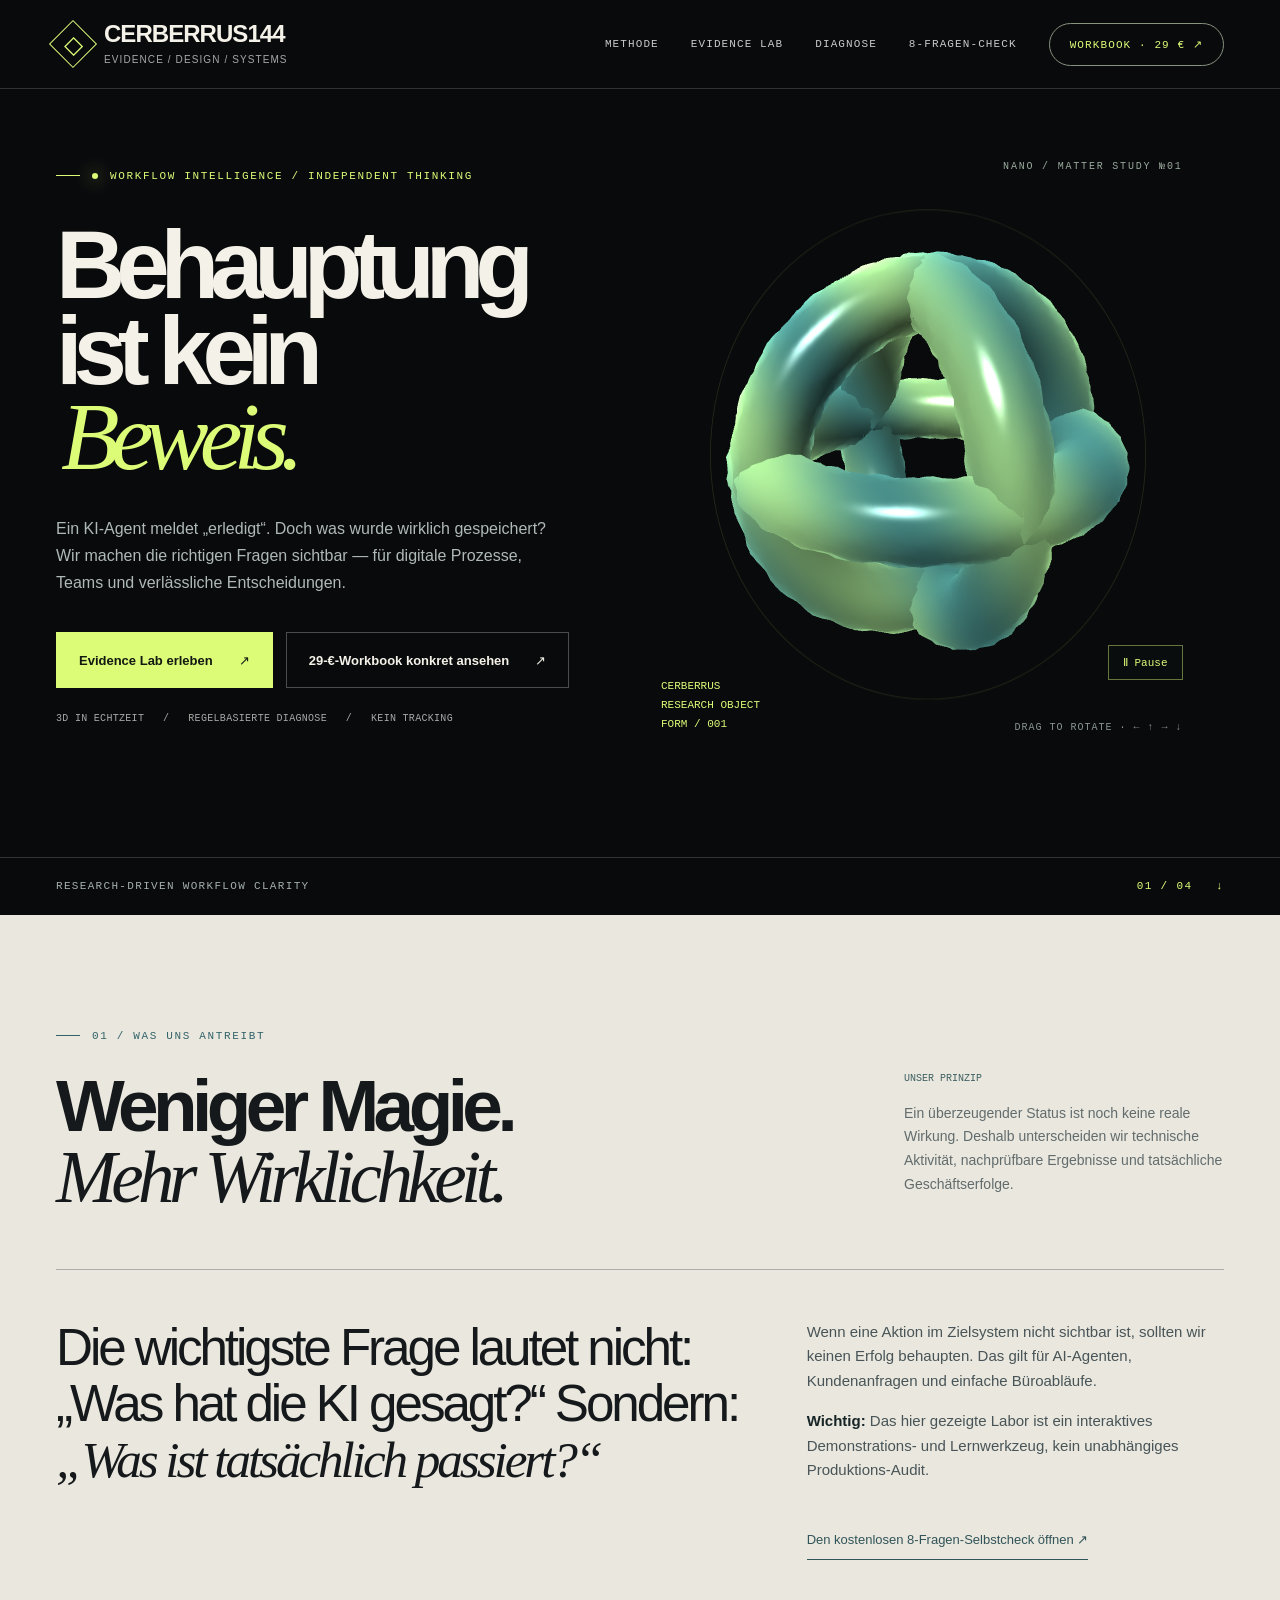
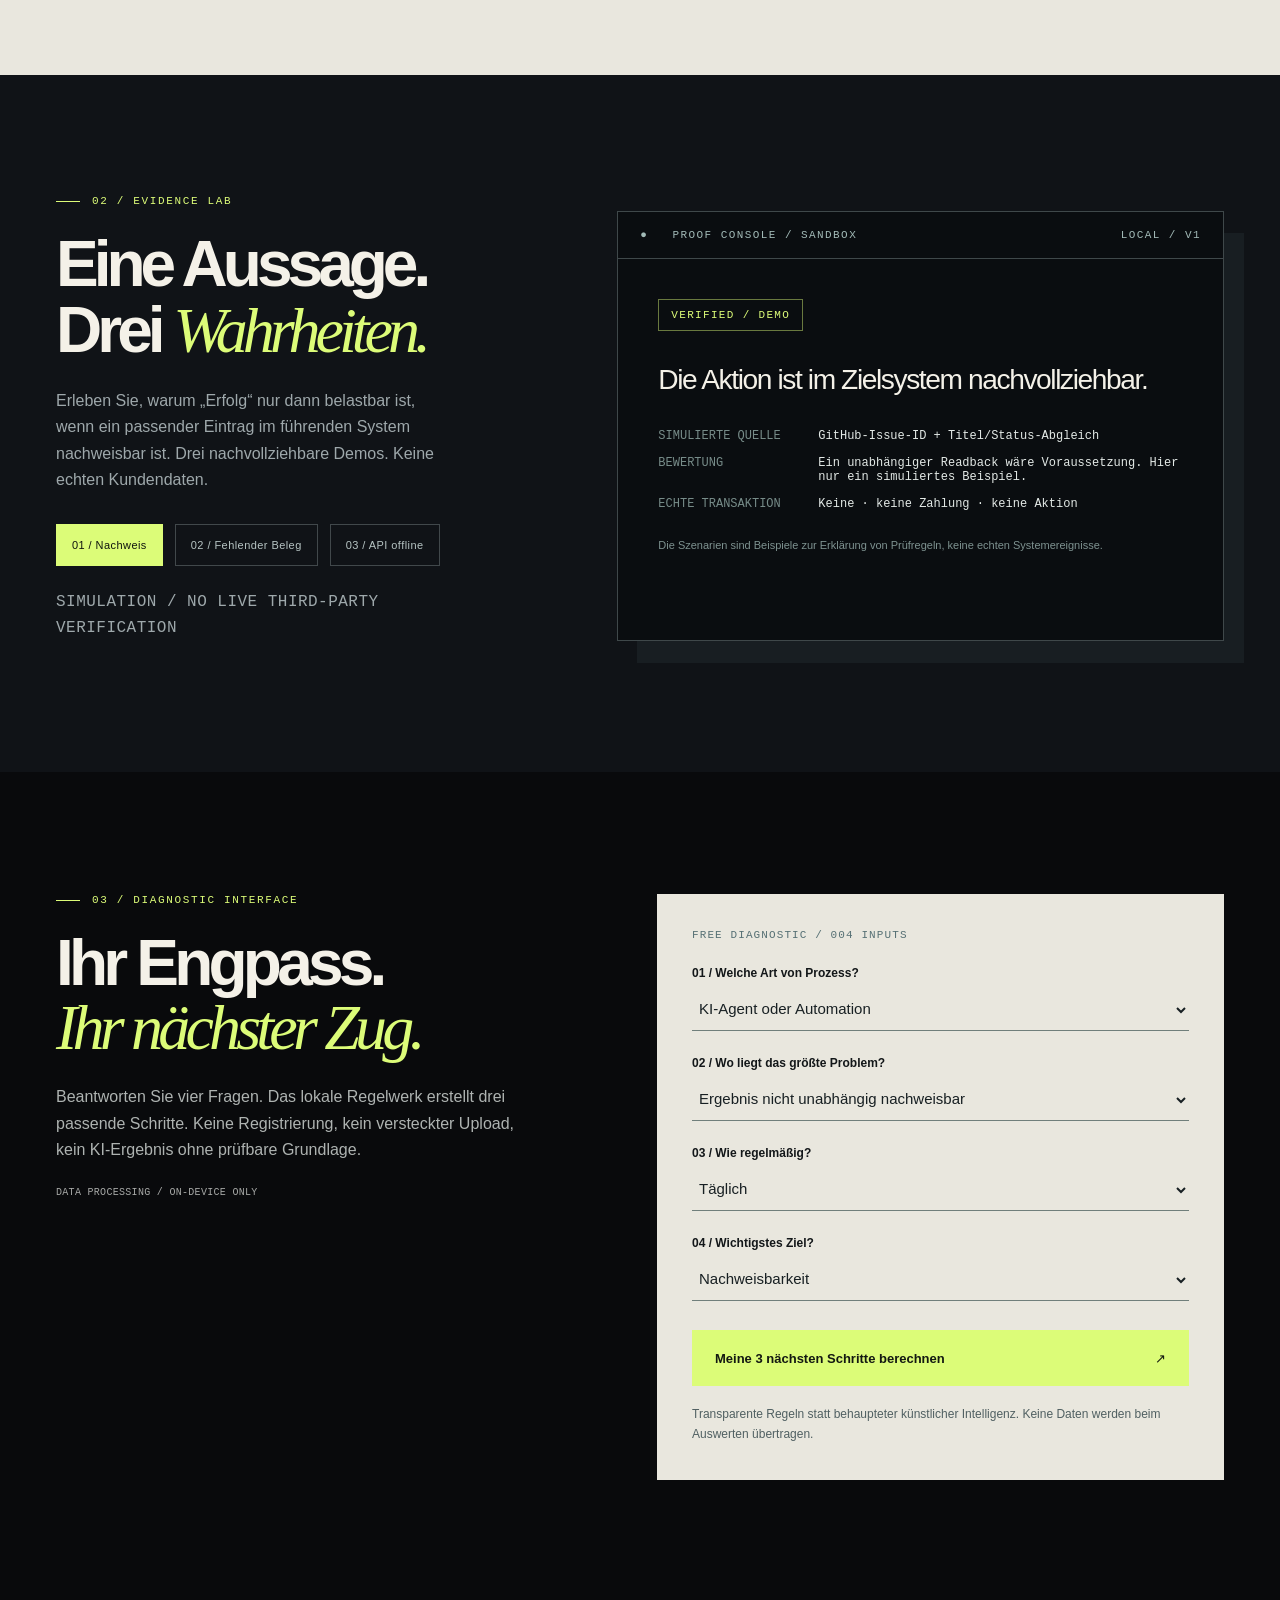
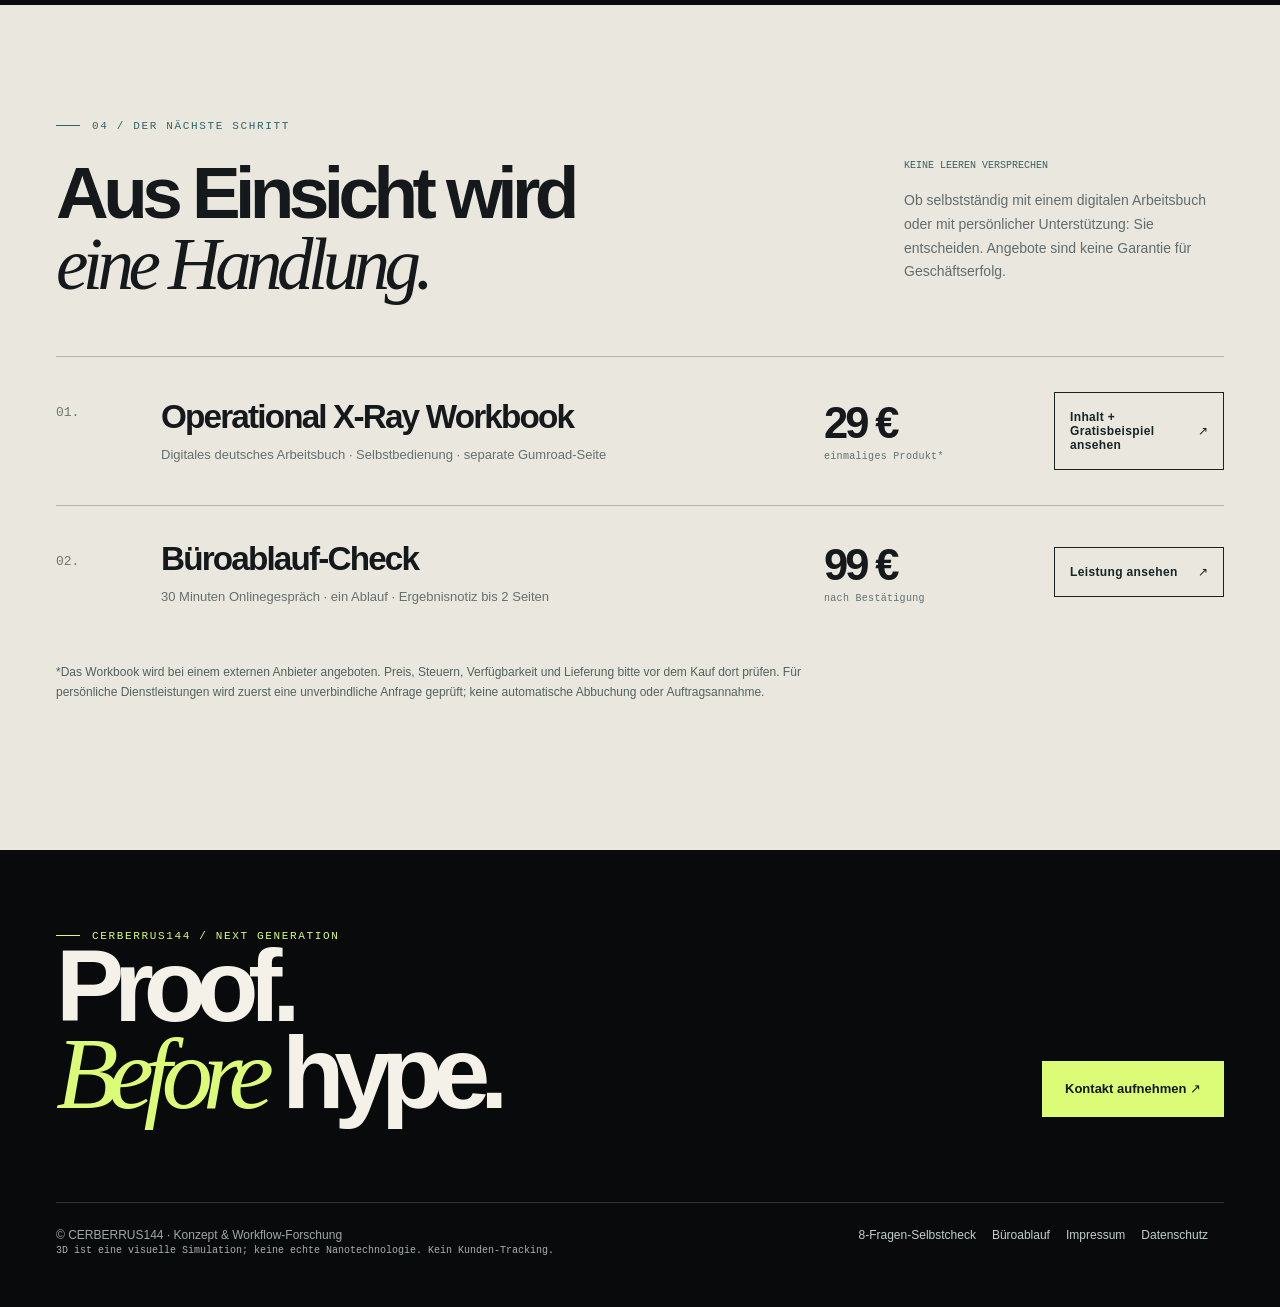
<file: index.html>
<!DOCTYPE html>
<html lang="de"><head><meta charset="utf-8"><meta name="viewport" content="width=device-width,initial-scale=1"><meta name="theme-color" content="#090a0c">
<title>KI-Workflows prüfen – Nachweis statt Erfolgsmeldung | CERBERRUS144</title>
<meta name="description" content="KI-Agenten und Büroabläufe kritisch prüfen: kostenloses interaktives Workflow-Labor, nachvollziehbare Diagnosen, digitales Workbook (29 €) und Büroablauf-Check (99 €).">
<meta name="robots" content="index,follow"><link rel="canonical" href="https://charlysmoky2010-hub.github.io/ai-guardrails-protocol/">
<meta property="og:type" content="website"><meta property="og:title" content="CERBERRUS144 — Behauptung ist kein Beweis."><meta property="og:description" content="Ein interaktives 3D-Studio für nachvollziehbare Workflow-Fragen und konkrete nächste Schritte."><meta property="og:url" content="https://charlysmoky2010-hub.github.io/ai-guardrails-protocol/">
<link rel="stylesheet" href="assets/style.css"><script defer src="assets/app.js"></script>
<script type="application/ld+json">{"@context":"https://schema.org","@type":"WebSite","name":"CERBERRUS144 Workflow Intelligence","url":"https://charlysmoky2010-hub.github.io/ai-guardrails-protocol/","description":"Kostenlose regelbasierte Workflow-Orientierung und optionales persönliches Büroablauf-Angebot."}</script>
</head><body>
<header><div class="shell topbar"><a class="brand" href="./" aria-label="CERBERRUS144 Startseite"><span class="mark"><i>◇</i></span><span>CERBERRUS144<sub>EVIDENCE / DESIGN / SYSTEMS</sub></span></a><nav class="nav" aria-label="Hauptnavigation"><a href="#methode">Methode</a><a href="#labor">Evidence Lab</a><a href="#analyse">Diagnose</a><a href="ki-workflow-selbstcheck/">8-Fragen-Check</a><a class="cta-nav" href="operational-xray-workbook/">Workbook · 29 € ↗</a></nav></div></header>
<main><div class="shell"><section class="hero" aria-labelledby="hero-title"><div class="hero-copy"><div class="eyebrow"><span class="live"></span> Workflow Intelligence / Independent Thinking</div><h1 id="hero-title">Behauptung<br>ist kein <em>Beweis.</em></h1><p class="hero-lead">Ein KI-Agent meldet „erledigt“. Doch was wurde wirklich gespeichert? Wir machen die richtigen Fragen sichtbar — für digitale Prozesse, Teams und verlässliche Entscheidungen.</p><div class="actions"><a class="button primary" href="#labor">Evidence Lab erleben <span>↗</span></a><a class="button" href="operational-xray-workbook/">29-€-Workbook konkret ansehen <span>↗</span></a></div><p class="micro">3D IN ECHTZEIT &nbsp; / &nbsp; REGELBASIERTE DIAGNOSE &nbsp; / &nbsp; KEIN TRACKING</p></div>
<div class="stage" id="kinetic-stage" role="group" tabindex="0" aria-label="Echtzeit-3D-Skulptur. Mit Maus, Touch oder Pfeiltasten drehen"><canvas id="nano-canvas" aria-hidden="true"></canvas><div class="stage-fallback" id="stage-fallback" aria-hidden="true"><i class="orbit orbit-a"></i><i class="orbit orbit-b"></i><i class="orbit orbit-c"></i><i class="nucleus"></i><i class="orbit orbit-d"></i></div><div class="labeltop mono">NANO / MATTER STUDY №01</div><div class="labelbottom mono">DRAG TO ROTATE · ← ↑ → ↓</div><div class="coordinates mono">CERBERRUS<br>RESEARCH OBJECT<br>FORM / 001</div><button class="control mono" id="motion-toggle" type="button" aria-pressed="false">Ⅱ Pause</button></div></section></div>
<div class="rule"></div><div class="shell line-label mono"><span>Research-driven workflow clarity</span><span>01 / 04 &nbsp; ↓</span></div>
<section class="section light" id="methode"><div class="shell"><div class="eyebrow">01 / Was uns antreibt</div><div class="section-head" style="margin-top:28px"><h2>Weniger Magie.<br><em>Mehr Wirklichkeit.</em></h2><p class="aside"><small>Unser Prinzip</small>Ein überzeugender Status ist noch keine reale Wirkung. Deshalb unterscheiden wir technische Aktivität, nachprüfbare Ergebnisse und tatsächliche Geschäftserfolge.</p></div><div class="problem-layout"><h3>Die wichtigste Frage lautet nicht: „Was hat die KI gesagt?“ Sondern: <em>„Was ist tatsächlich passiert?“</em></h3><div class="body"><p>Wenn eine Aktion im Zielsystem nicht sichtbar ist, sollten wir keinen Erfolg behaupten. Das gilt für AI-Agenten, Kundenanfragen und einfache Büroabläufe.</p><p><strong>Wichtig:</strong> Das hier gezeigte Labor ist ein interaktives Demonstrations- und Lernwerkzeug, kein unabhängiges Produktions-Audit.</p><a class="detail-link" href="ki-workflow-selbstcheck/">Den kostenlosen 8-Fragen-Selbstcheck öffnen ↗</a></div></div></div></section>
<section class="proof-section" id="labor"><div class="shell proof-grid"><div class="proof-intro"><div class="eyebrow">02 / Evidence Lab</div><h2>Eine Aussage.<br>Drei <em>Wahrheiten.</em></h2><p>Erleben Sie, warum „Erfolg“ nur dann belastbar ist, wenn ein passender Eintrag im führenden System nachweisbar ist. Drei nachvollziehbare Demos. Keine echten Kundendaten.</p><div class="proof-steps" role="group" aria-label="Beispielszenario wählen"><button type="button" data-proof="verified" aria-pressed="true">01 / Nachweis</button><button type="button" data-proof="reject" aria-pressed="false">02 / Fehlender Beleg</button><button type="button" data-proof="unknown" aria-pressed="false">03 / API offline</button></div><p class="micro">SIMULATION / NO LIVE THIRD-PARTY VERIFICATION</p></div><div class="terminal" id="terminal" data-kind="verified" aria-live="polite"><div class="terminal-head mono"><span>● &nbsp; PROOF CONSOLE / SANDBOX</span><span>LOCAL / V1</span></div><div class="terminal-content"><span class="chip mono" id="proof-status">VERIFIED / DEMO</span><div class="quote" id="proof-quote">Die Aktion ist im Zielsystem nachvollziehbar.</div><dl class="mono"><dt>SIMULIERTE QUELLE</dt><dd id="proof-record">GitHub-Issue-ID + Titel/Status-Abgleich</dd><dt>BEWERTUNG</dt><dd id="proof-finding">Ein unabhängiger Readback wäre Voraussetzung. Hier nur ein simuliertes Beispiel.</dd><dt>ECHTE TRANSAKTION</dt><dd>Keine · keine Zahlung · keine Aktion</dd></dl><p class="fine">Die Szenarien sind Beispiele zur Erklärung von Prüfregeln, keine echten Systemereignisse.</p></div></div></div></section>
<section class="diagnose-section" id="analyse"><div class="shell diagnose-grid"><div><div class="eyebrow">03 / Diagnostic Interface</div><h2 class="diagnose-title">Ihr Engpass.<br><em>Ihr nächster Zug.</em></h2><p class="diagnose-copy">Beantworten Sie vier Fragen. Das lokale Regelwerk erstellt drei passende Schritte. Keine Registrierung, kein versteckter Upload, kein KI-Ergebnis ohne prüfbare Grundlage.</p><div class="micro">DATA PROCESSING / ON-DEVICE ONLY</div><div id="result" class="result" hidden aria-live="polite"><div class="result-status mono" id="result-label">ERSTBEWERTUNG</div><h3 id="result-title"></h3><p id="result-desc"></p><ol id="result-list"></ol><a class="button primary" href="mailto:cerberrus144-os@agentmail.to" id="result-contact">Zum unverbindlichen Gespräch ↗</a><p class="result-foot">Sie entscheiden, ob Sie die E-Mail tatsächlich absenden. Keine automatische Bestellung.</p></div></div>
<form class="form-card" id="audit-form"><div class="mini mono">FREE DIAGNOSTIC / 004 INPUTS</div><label for="usecase">01 / Welche Art von Prozess?</label><select name="usecase" id="usecase"><option value="agents">KI-Agent oder Automation</option><option value="requests">Kundenanfragen</option><option value="data">Daten und Listen</option><option value="appointments">Termine und Übergaben</option></select><label for="bottleneck">02 / Wo liegt das größte Problem?</label><select name="bottleneck" id="bottleneck"><option value="missing">Ergebnis nicht unabhängig nachweisbar</option><option value="handoff">Verantwortung unklar</option><option value="duplicate">Informationen werden doppelt erfasst</option><option value="delay">Anfragen oder Antworten verzögern sich</option></select><label for="volume">03 / Wie regelmäßig?</label><select id="volume" name="volume"><option value="daily">Täglich</option><option value="weekly">Wöchentlich</option><option value="rare">Gelegentlich</option></select><label for="objective">04 / Wichtigstes Ziel?</label><select id="objective" name="objective"><option value="Nachweisbarkeit">Nachweisbarkeit</option><option value="Zeit sparen">Zeit sparen</option><option value="Fehler reduzieren">Fehler reduzieren</option><option value="Zuständigkeit klären">Zuständigkeit klären</option></select><button class="button primary" type="submit">Meine 3 nächsten Schritte berechnen <span>↗</span></button><p class="formnote">Transparente Regeln statt behaupteter künstlicher Intelligenz. Keine Daten werden beim Auswerten übertragen.</p></form></div></section>
<section class="offer-section light" id="angebote"><div class="shell"><div class="eyebrow">04 / Der nächste Schritt</div><div class="section-head" style="margin-top:25px"><h2>Aus Einsicht wird<br><em>eine Handlung.</em></h2><p class="aside"><small>Keine leeren Versprechen</small>Ob selbstständig mit einem digitalen Arbeitsbuch oder mit persönlicher Unterstützung: Sie entscheiden. Angebote sind keine Garantie für Geschäftserfolg.</p></div>
<div class="product-line"><div class="product-number">01.</div><div class="product-title">Operational X-Ray Workbook<small>Digitales deutsches Arbeitsbuch · Selbstbedienung · separate Gumroad-Seite</small></div><div class="product-price">29 €<span>einmaliges Produkt*</span></div><a class="product-action" href="operational-xray-workbook/">Inhalt + Gratisbeispiel ansehen <span>↗</span></a></div>
<div class="product-line"><div class="product-number">02.</div><div class="product-title">Büroablauf-Check<small>30 Minuten Onlinegespräch · ein Ablauf · Ergebnisnotiz bis 2 Seiten</small></div><div class="product-price">99 €<span>nach Bestätigung</span></div><a class="product-action" href="bueroablauf-check/">Leistung ansehen <span>↗</span></a></div>
<p style="font-size:12px;color:#526260;margin-top:23px;max-width:790px;line-height:1.7">*Das Workbook wird bei einem externen Anbieter angeboten. Preis, Steuern, Verfügbarkeit und Lieferung bitte vor dem Kauf dort prüfen. Für persönliche Dienstleistungen wird zuerst eine unverbindliche Anfrage geprüft; keine automatische Abbuchung oder Auftragsannahme.</p></div></section>
</main><footer class="footer"><div class="shell"><div class="footer-top"><div><div class="eyebrow">CERBERRUS144 / NEXT GENERATION</div><h2 class="footer-title">Proof.<br><em>Before</em> hype.</h2></div><a class="button primary" href="mailto:cerberrus144-os@agentmail.to?subject=Unverbindliche%20Anfrage%20CERBERRUS144">Kontakt aufnehmen ↗</a></div><div class="footer-bottom"><div>© CERBERRUS144 · Konzept &amp; Workflow-Forschung<br><small>3D ist eine visuelle Simulation; keine echte Nanotechnologie. Kein Kunden-Tracking.</small></div><div><a href="ki-workflow-selbstcheck/">8-Fragen-Selbstcheck</a><a href="bueroablauf-check/">Büroablauf</a><a href="https://vlgibwclecuhnnrgycnx.supabase.co/functions/v1/phi-nexus-public?page=imprint&amp;locale=de">Impressum</a><a href="https://vlgibwclecuhnnrgycnx.supabase.co/functions/v1/phi-nexus-public?page=privacy&amp;locale=de">Datenschutz</a></div></div></div></footer>
</body></html>
</file>
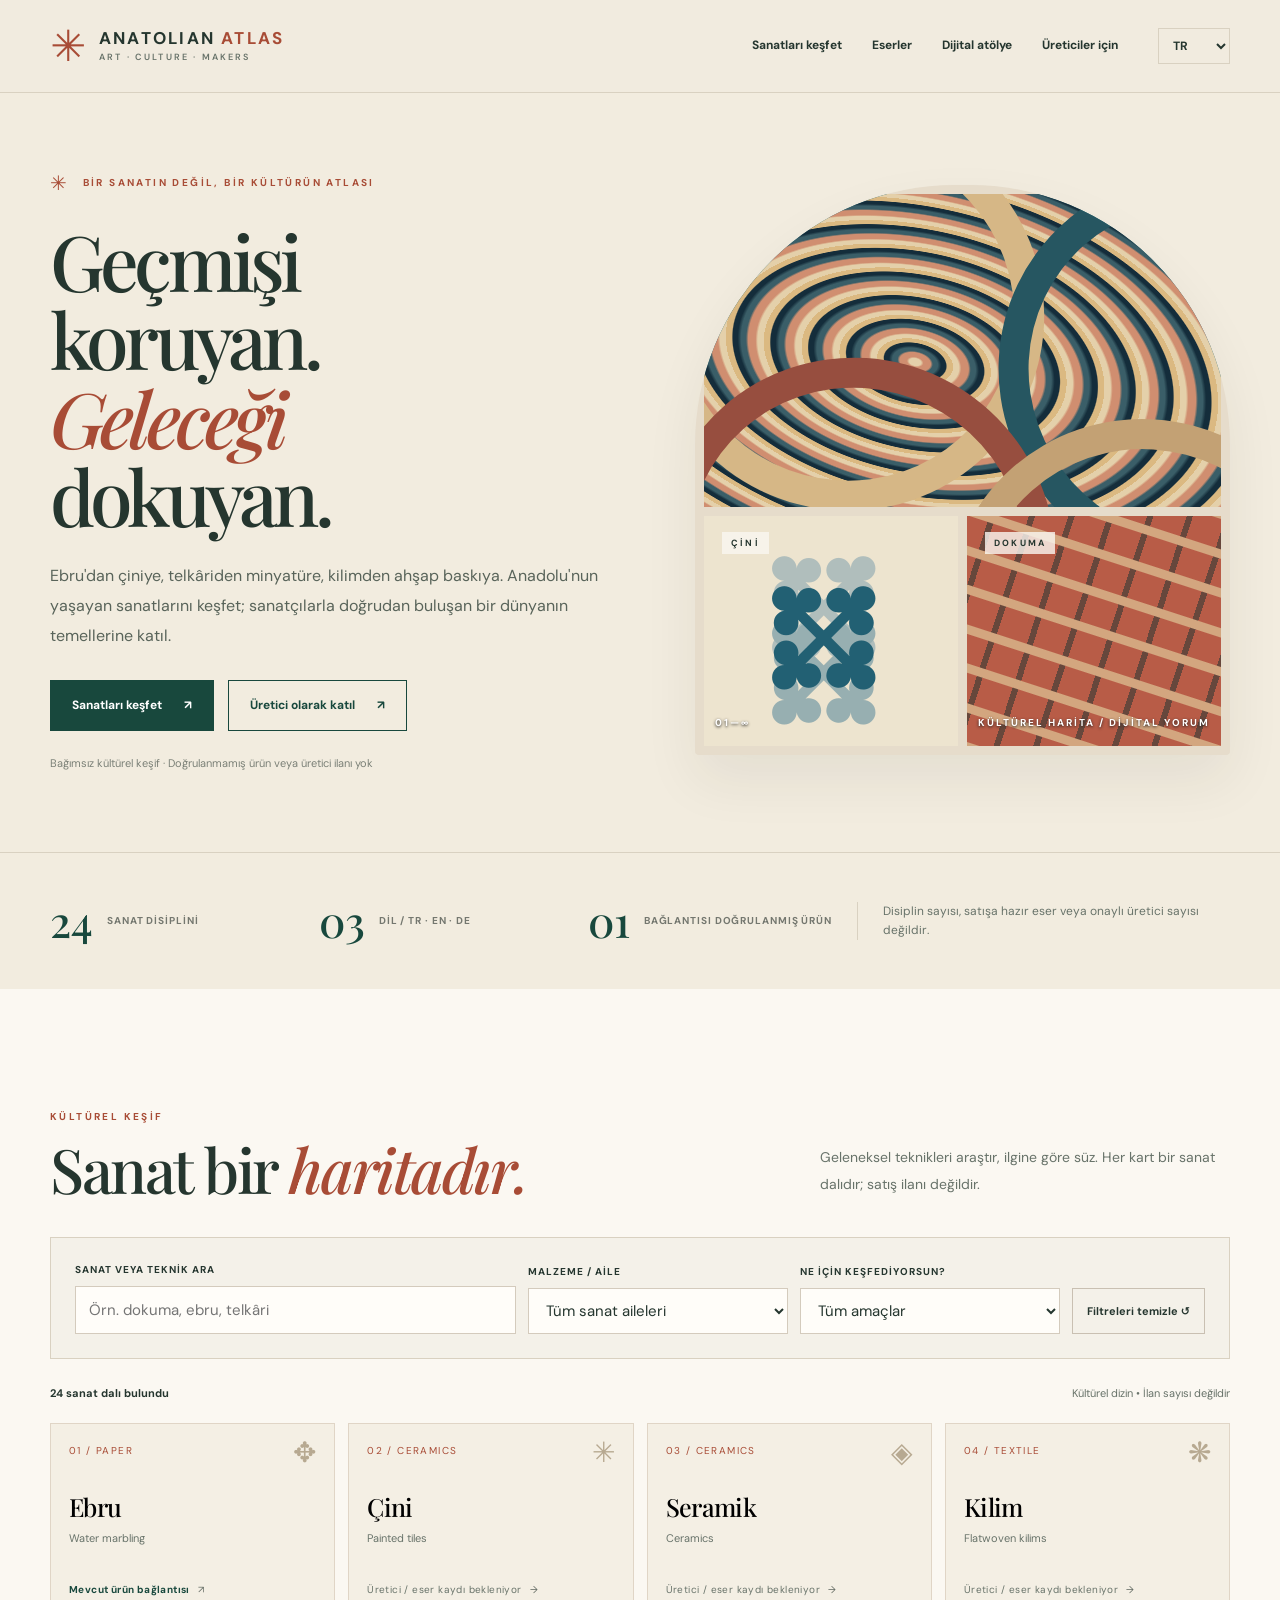
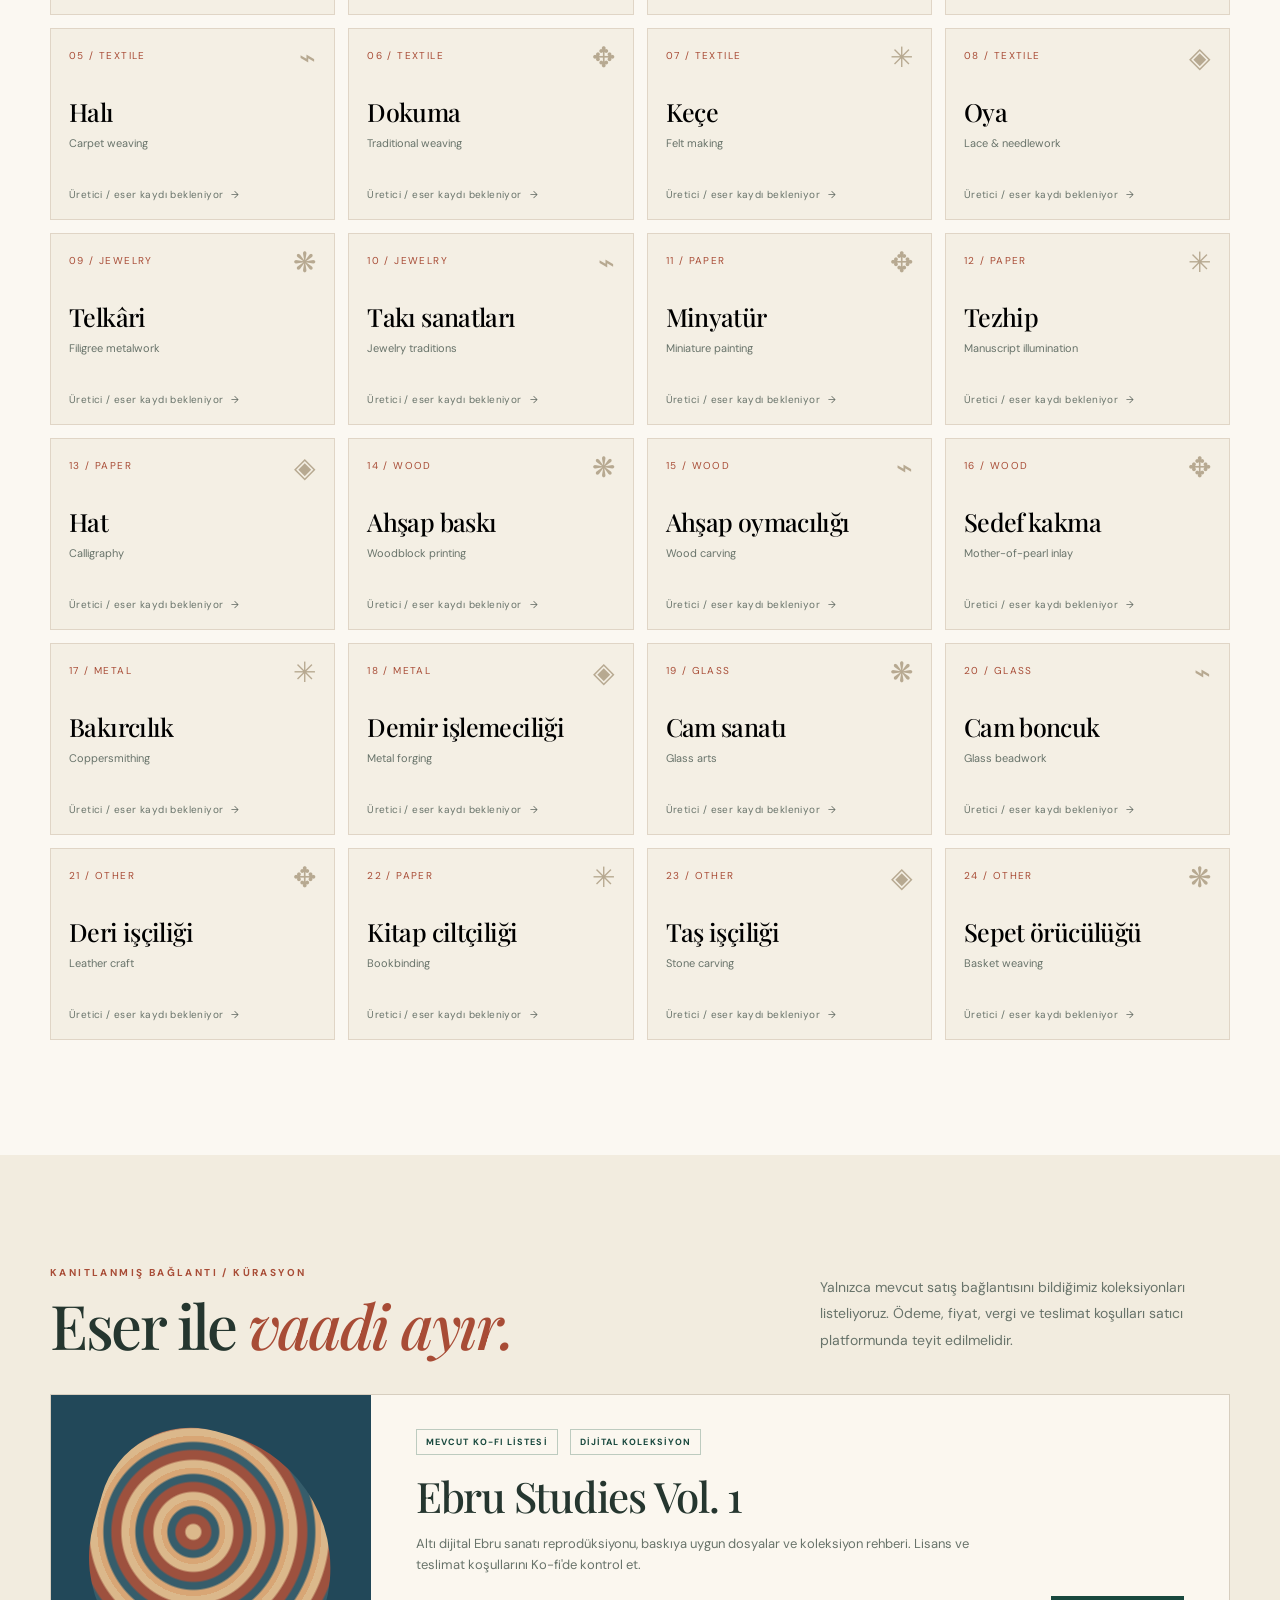
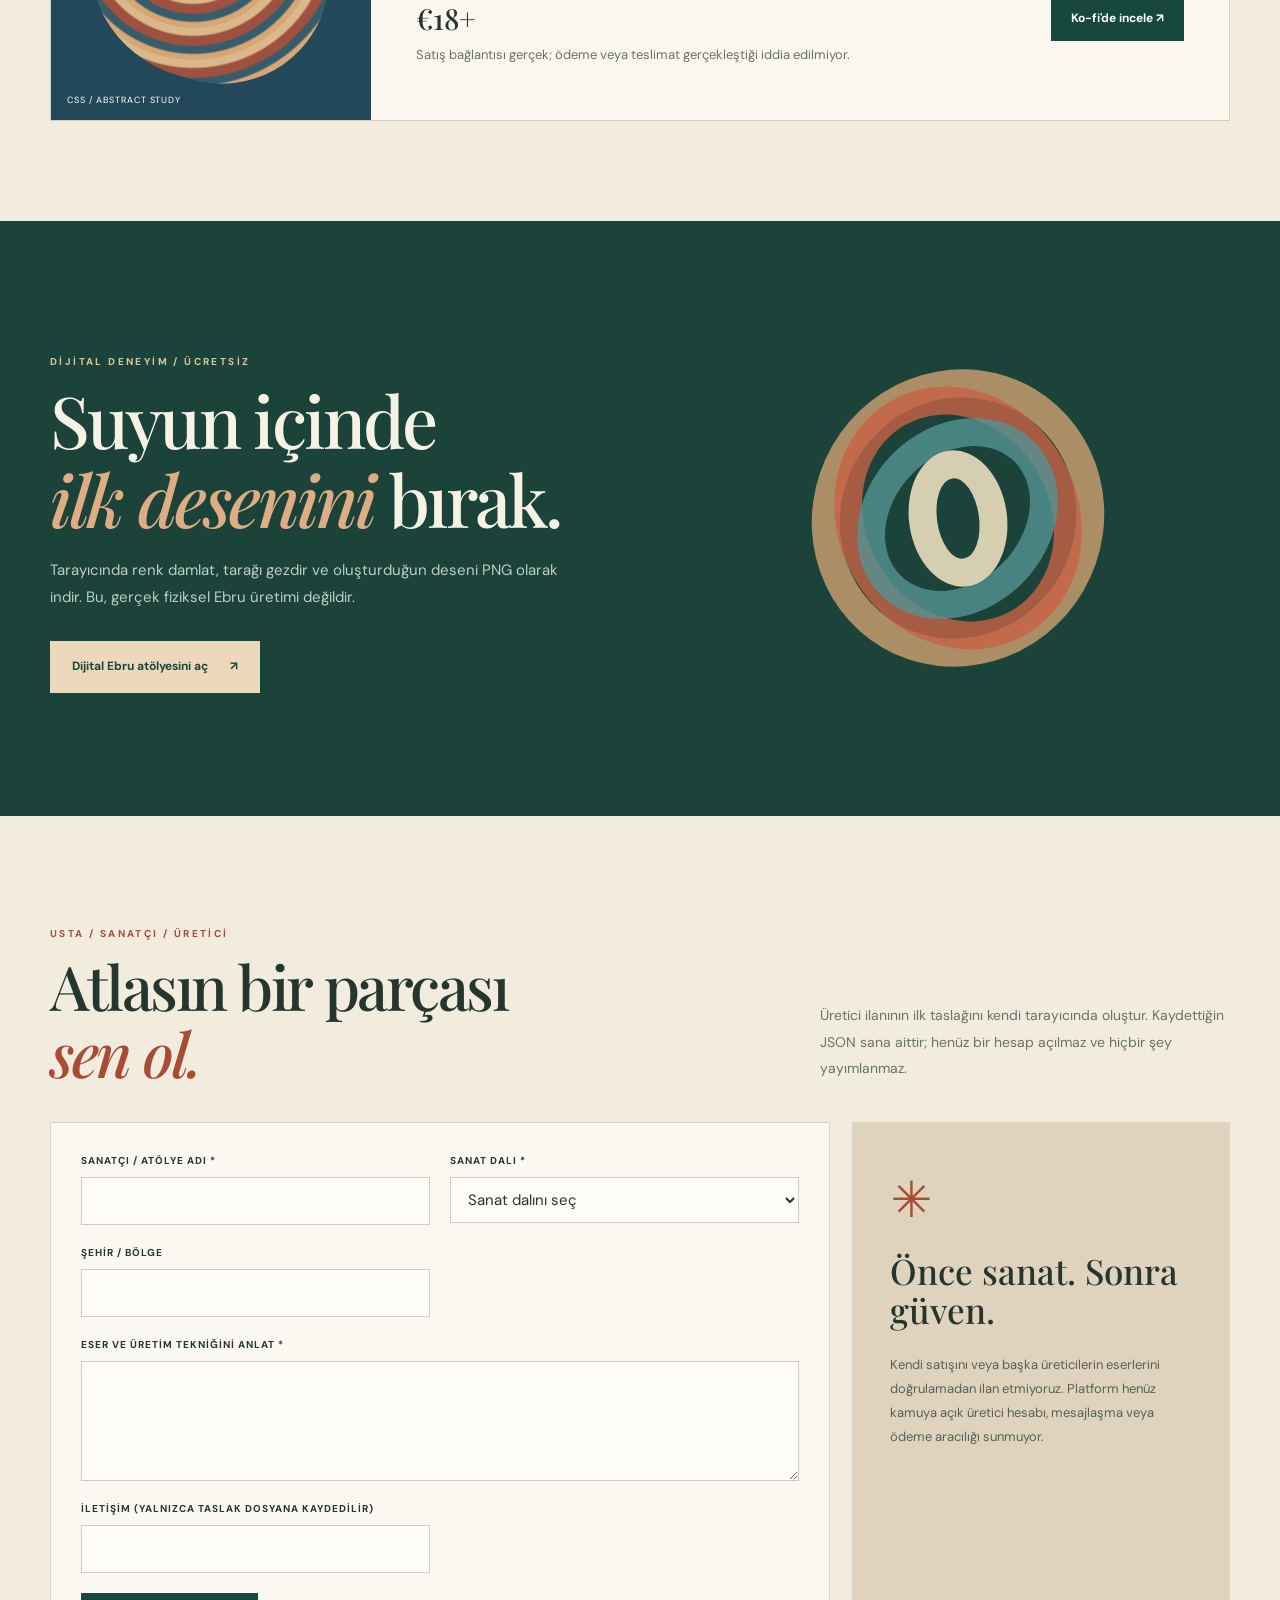
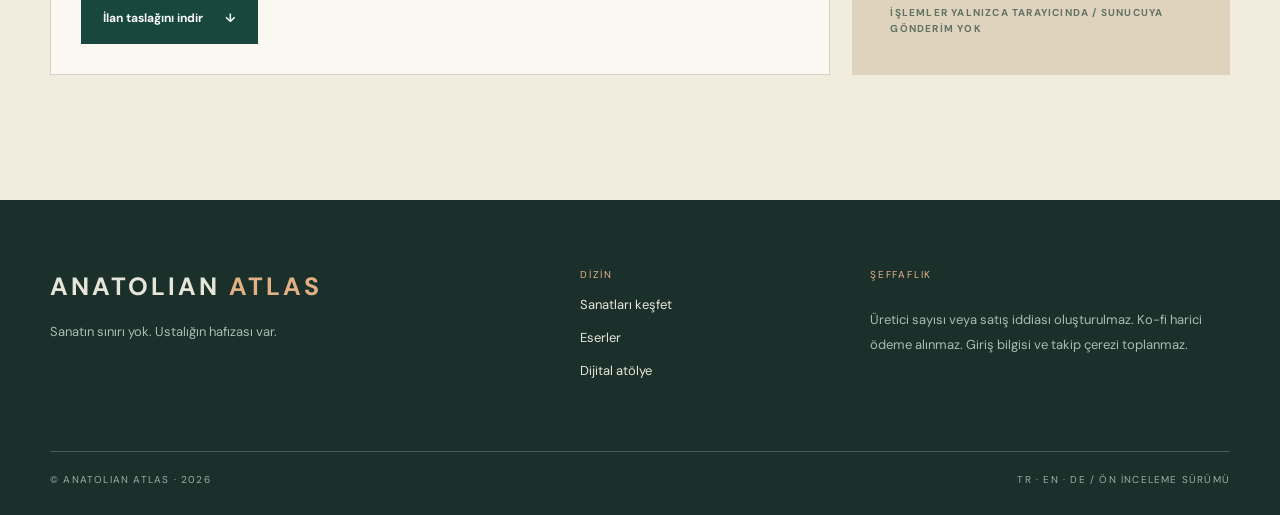
<file: anatolian-atlas/index.html>
<!doctype html>
<html lang="tr">
<head>
  <meta charset="utf-8">
  <meta name="viewport" content="width=device-width, initial-scale=1">
  <meta name="theme-color" content="#f2ecdf">
  <meta name="robots" content="noindex,nofollow">
  <meta name="description" content="Anatolian Atlas — Anadolu sanatları için çok dilli kültürel keşif alanı: çini, ebru, dokuma, telkâri, minyatür, baskı, seramik ve daha fazlası.">
  <title>Anatolian Atlas — Anadolu Sanatlarının Yaşayan Atlası</title>
  <link rel="stylesheet" href="./atlas.css">
  <script type="module" src="./atlas.mjs"></script>
</head>
<body>
<a class="skip" href="#explore">İçeriğe geç</a>
<header class="masthead">
  <div class="frame masthead-inner">
    <a class="brand" href="./" aria-label="Anatolian Atlas ana sayfa">
      <span class="brand-mark" aria-hidden="true">✳</span>
      <span class="brand-text">ANATOLIAN <b>ATLAS</b><small>ART · CULTURE · MAKERS</small></span>
    </a>
    <nav class="topnav" aria-label="Ana gezinme">
      <a href="#explore" data-i18n="navExplore">Sanatları keşfet</a>
      <a href="#works" data-i18n="navWorks">Eserler</a>
      <a href="./studio/" data-i18n="navStudio">Dijital atölye</a>
      <a href="#makers" data-i18n="navMakers">Üreticiler için</a>
    </nav>
    <label class="lang-switch"><span class="sr" data-i18n="language">Dil</span>
      <select id="lang" aria-label="Site language"><option value="tr">TR</option><option value="en">EN</option><option value="de">DE</option></select>
    </label>
  </div>
</header>
<main>
<section class="hero frame">
  <div class="hero-left">
    <p class="eyebrow"><span class="spark">✳</span> <span data-i18n="eyebrow">BİR SANATIN DEĞİL, BİR KÜLTÜRÜN ATLASI</span></p>
    <h1 data-i18n-html="hero">Geçmişi<br>koruyan.<br><em>Geleceği</em><br>dokuyan.</h1>
    <p class="hero-lead" data-i18n="heroText">Ebru'dan çiniye, telkâriden minyatüre, kilimden ahşap baskıya. Anadolu'nun yaşayan sanatlarını keşfet; sanatçılarla doğrudan buluşan bir dünyanın temellerine katıl.</p>
    <div class="actions">
      <a class="primary-btn" href="#explore"><span data-i18n="exploreButton">Sanatları keşfet</span><span aria-hidden="true">↗</span></a>
      <a class="secondary-btn" href="#makers"><span data-i18n="makerButton">Üretici olarak katıl</span><span aria-hidden="true">↗</span></a>
    </div>
    <p class="hero-foot" data-i18n="heroNote">Bağımsız kültürel keşif · Doğrulanmamış ürün veya üretici ilanı yok</p>
  </div>
  <div class="hero-art" aria-label="Anadolu sanatlarının soyut görsel yorumu" role="img">
    <div class="art-panel art-panel-a"><span>EBRU</span><div class="marble" aria-hidden="true"><i></i><i></i><i></i><i></i></div></div>
    <div class="art-panel art-panel-b"><span>ÇİNİ</span><div class="tile" aria-hidden="true">✥</div></div>
    <div class="art-panel art-panel-c"><span>DOKUMA</span><div class="woven" aria-hidden="true"></div></div>
    <p class="art-caption">01—∞ <span data-i18n="heroArt">KÜLTÜREL HARİTA / DİJİTAL YORUM</span></p>
  </div>
</section>
<div class="divider-line"></div>
<section class="intro-band frame">
  <div><span class="stat-number">24</span><span data-i18n="statArts">SANAT DİSİPLİNİ</span></div>
  <div><span class="stat-number">03</span><span data-i18n="statLang">DİL / TR · EN · DE</span></div>
  <div><span class="stat-number">01</span><span data-i18n="statOffer">BAĞLANTISI DOĞRULANMIŞ ÜRÜN</span></div>
  <p data-i18n="statCaption">Disiplin sayısı, satışa hazır eser veya onaylı üretici sayısı değildir.</p>
</section>
<section class="explore-section" id="explore">
  <div class="frame">
    <div class="section-header">
      <div><p class="eyebrow" data-i18n="exploreKicker">KÜLTÜREL KEŞİF</p><h2 data-i18n-html="exploreTitle">Sanat bir <em>haritadır.</em></h2></div>
      <p data-i18n="exploreLead">Geleneksel teknikleri araştır, ilgine göre süz. Her kart bir sanat dalıdır; satış ilanı değildir.</p>
    </div>
    <div class="filter-panel">
      <label class="field search-field"><span data-i18n="searchLabel">Sanat veya teknik ara</span><input id="search" type="search" autocomplete="off" placeholder="Örn. dokuma, ebru, telkâri" maxlength="100"></label>
      <label class="field"><span data-i18n="familyLabel">Malzeme / aile</span>
        <select id="family">
          <option value="all" data-i18n="allFamilies">Tüm sanat aileleri</option><option value="paper" data-i18n="paper">Kâğıt ve kitap</option>
          <option value="ceramics" data-i18n="ceramics">Çini ve seramik</option><option value="textile" data-i18n="textile">Dokuma ve lif</option>
          <option value="jewelry" data-i18n="jewelry">Takı ve telkâri</option><option value="wood" data-i18n="wood">Ahşap</option>
          <option value="metal" data-i18n="metal">Metal</option><option value="glass" data-i18n="glass">Cam</option>
          <option value="other" data-i18n="other">Diğer ustalıklar</option>
        </select>
      </label>
      <label class="field"><span data-i18n="usageLabel">Ne için keşfediyorsun?</span>
        <select id="use">
          <option value="all" data-i18n="allUses">Tüm amaçlar</option><option value="wall" data-i18n="wall">Duvar / sanat</option>
          <option value="home" data-i18n="home">Ev / mekân</option><option value="wear" data-i18n="wear">Giyilebilir sanat</option>
          <option value="gift" data-i18n="gift">Hediye</option><option value="collect" data-i18n="collect">Koleksiyon</option>
          <option value="learn" data-i18n="learn">Öğrenme</option>
        </select>
      </label>
      <button id="reset" class="reset" type="button" data-i18n="clear">Filtreleri temizle ↺</button>
    </div>
    <div class="result-bar"><p id="count" aria-live="polite"></p><span data-i18n="catalogNotice">Kültürel dizin • İlan sayısı değildir</span></div>
    <div id="craft-list" class="craft-grid" aria-live="polite"></div>
    <div id="empty" class="empty" hidden><h3 data-i18n="noResults">Eşleşme bulunamadı.</h3><p data-i18n="noResultsBody">Başka bir sanat adı veya kullanım amacı deneyebilirsin.</p></div>
  </div>
</section>
<section class="works-section frame" id="works">
  <div class="section-header">
    <div><p class="eyebrow" data-i18n="worksKicker">KANITLANMIŞ BAĞLANTI / KÜRASYON</p><h2 data-i18n-html="worksTitle">Eser ile <em>vaadi ayır.</em></h2></div>
    <p data-i18n="worksLead">Yalnızca mevcut satış bağlantısını bildiğimiz koleksiyonları listeliyoruz. Ödeme, fiyat, vergi ve teslimat koşulları satıcı platformunda teyit edilmelidir.</p>
  </div>
  <div id="offer-container" class="offer-layout"></div>
</section>
<section class="atelier-promo">
  <div class="frame atelier-grid">
    <div><p class="eyebrow" data-i18n="studioKicker">DİJİTAL DENEYİM / ÜCRETSİZ</p><h2 data-i18n-html="studioTitle">Suyun içinde<br><em>ilk desenini</em> bırak.</h2><p data-i18n="studioLead">Tarayıcında renk damlat, tarağı gezdir ve oluşturduğun deseni PNG olarak indir. Bu, gerçek fiziksel Ebru üretimi değildir.</p><a class="primary-btn" href="./studio/"><span data-i18n="studioAction">Dijital Ebru atölyesini aç</span><span aria-hidden="true">↗</span></a></div>
    <div class="atelier-illustration" aria-hidden="true"><div class="water-ring w1"></div><div class="water-ring w2"></div><div class="water-ring w3"></div><div class="water-ring w4"></div></div>
  </div>
</section>
<section class="makers-section frame" id="makers">
  <div class="section-header"><div><p class="eyebrow" data-i18n="makerKicker">USTA / SANATÇI / ÜRETİCİ</p><h2 data-i18n-html="makerTitle">Atlasın bir parçası<br><em>sen ol.</em></h2></div><p data-i18n="makerLead">Üretici ilanının ilk taslağını kendi tarayıcında oluştur. Kaydettiğin JSON sana aittir; henüz bir hesap açılmaz ve hiçbir şey yayımlanmaz.</p></div>
  <div class="makers-layout">
    <form id="maker-form" class="maker-form">
      <label class="field"><span data-i18n="makerName">Sanatçı / atölye adı *</span><input id="maker-name" minlength="2" maxlength="100" required autocomplete="off"></label>
      <label class="field"><span data-i18n="makerCraft">Sanat dalı *</span><select id="maker-craft" required></select></label>
      <label class="field"><span data-i18n="makerCity">Şehir / bölge</span><input id="maker-city" maxlength="100" autocomplete="off"></label>
      <label class="field"><span data-i18n="makerDesc">Eser ve üretim tekniğini anlat *</span><textarea id="maker-description" required minlength="20" maxlength="1000" rows="4"></textarea></label>
      <label class="field"><span data-i18n="makerContact">İletişim (yalnızca taslak dosyana kaydedilir)</span><input id="maker-contact" maxlength="150" autocomplete="off"></label>
      <div class="maker-bottom"><button type="submit" class="primary-btn"><span data-i18n="saveDraft">İlan taslağını indir</span><span aria-hidden="true">↓</span></button><p id="maker-status" role="status" aria-live="polite"></p></div>
    </form>
    <aside class="maker-note"><div class="note-star">✳</div><h3 data-i18n="makerNoteTitle">Önce sanat. Sonra güven.</h3><p data-i18n="makerNote">Kendi satışını veya başka üreticilerin eserlerini doğrulamadan ilan etmiyoruz. Platform henüz kamuya açık üretici hesabı, mesajlaşma veya ödeme aracılığı sunmuyor.</p><span class="note-foot" data-i18n="makerNoteFoot">İŞLEMLER YALNIZCA TARAYICINDA / SUNUCUYA GÖNDERİM YOK</span></aside>
  </div>
</section>
</main>
<footer class="footer"><div class="frame foot-grid"><div><div class="foot-logo">ANATOLIAN <b>ATLAS</b></div><p data-i18n="footerManifesto">Sanatın sınırı yok. Ustalığın hafızası var.</p></div><div><span data-i18n="footerDirectory">DİZİN</span><a href="#explore" data-i18n="navExplore">Sanatları keşfet</a><a href="#works" data-i18n="navWorks">Eserler</a><a href="./studio/" data-i18n="navStudio">Dijital atölye</a></div><div><span data-i18n="footerTrust">ŞEFFAFLIK</span><p data-i18n="footerHonesty">Üretici sayısı veya satış iddiası oluşturulmaz. Ko-fi harici ödeme alınmaz. Giriş bilgisi ve takip çerezi toplanmaz.</p></div></div><div class="frame footer-bottom"><span>© ANATOLIAN ATLAS · 2026</span><span>TR · EN · DE / <span data-i18n="footerStage">ÖN İNCELEME SÜRÜMÜ</span></span></div></footer>
</body>
</html>
</file>
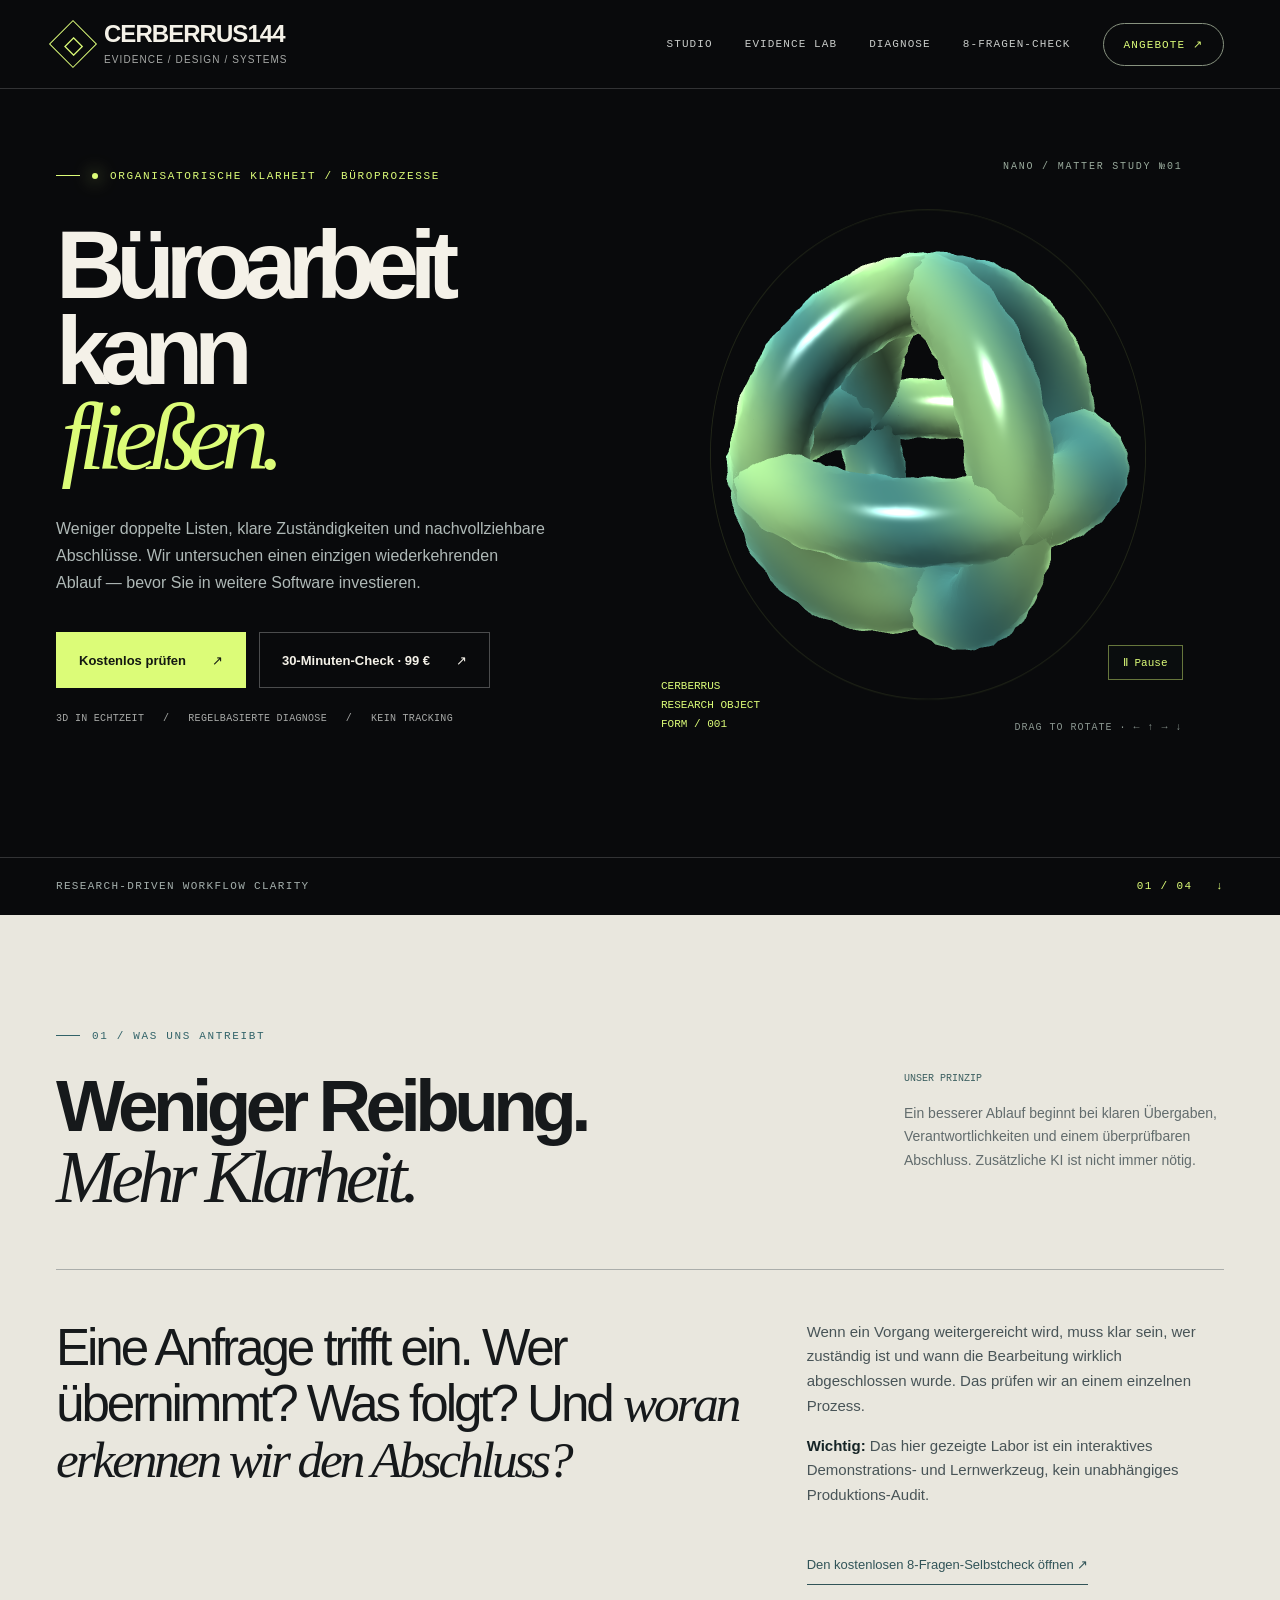
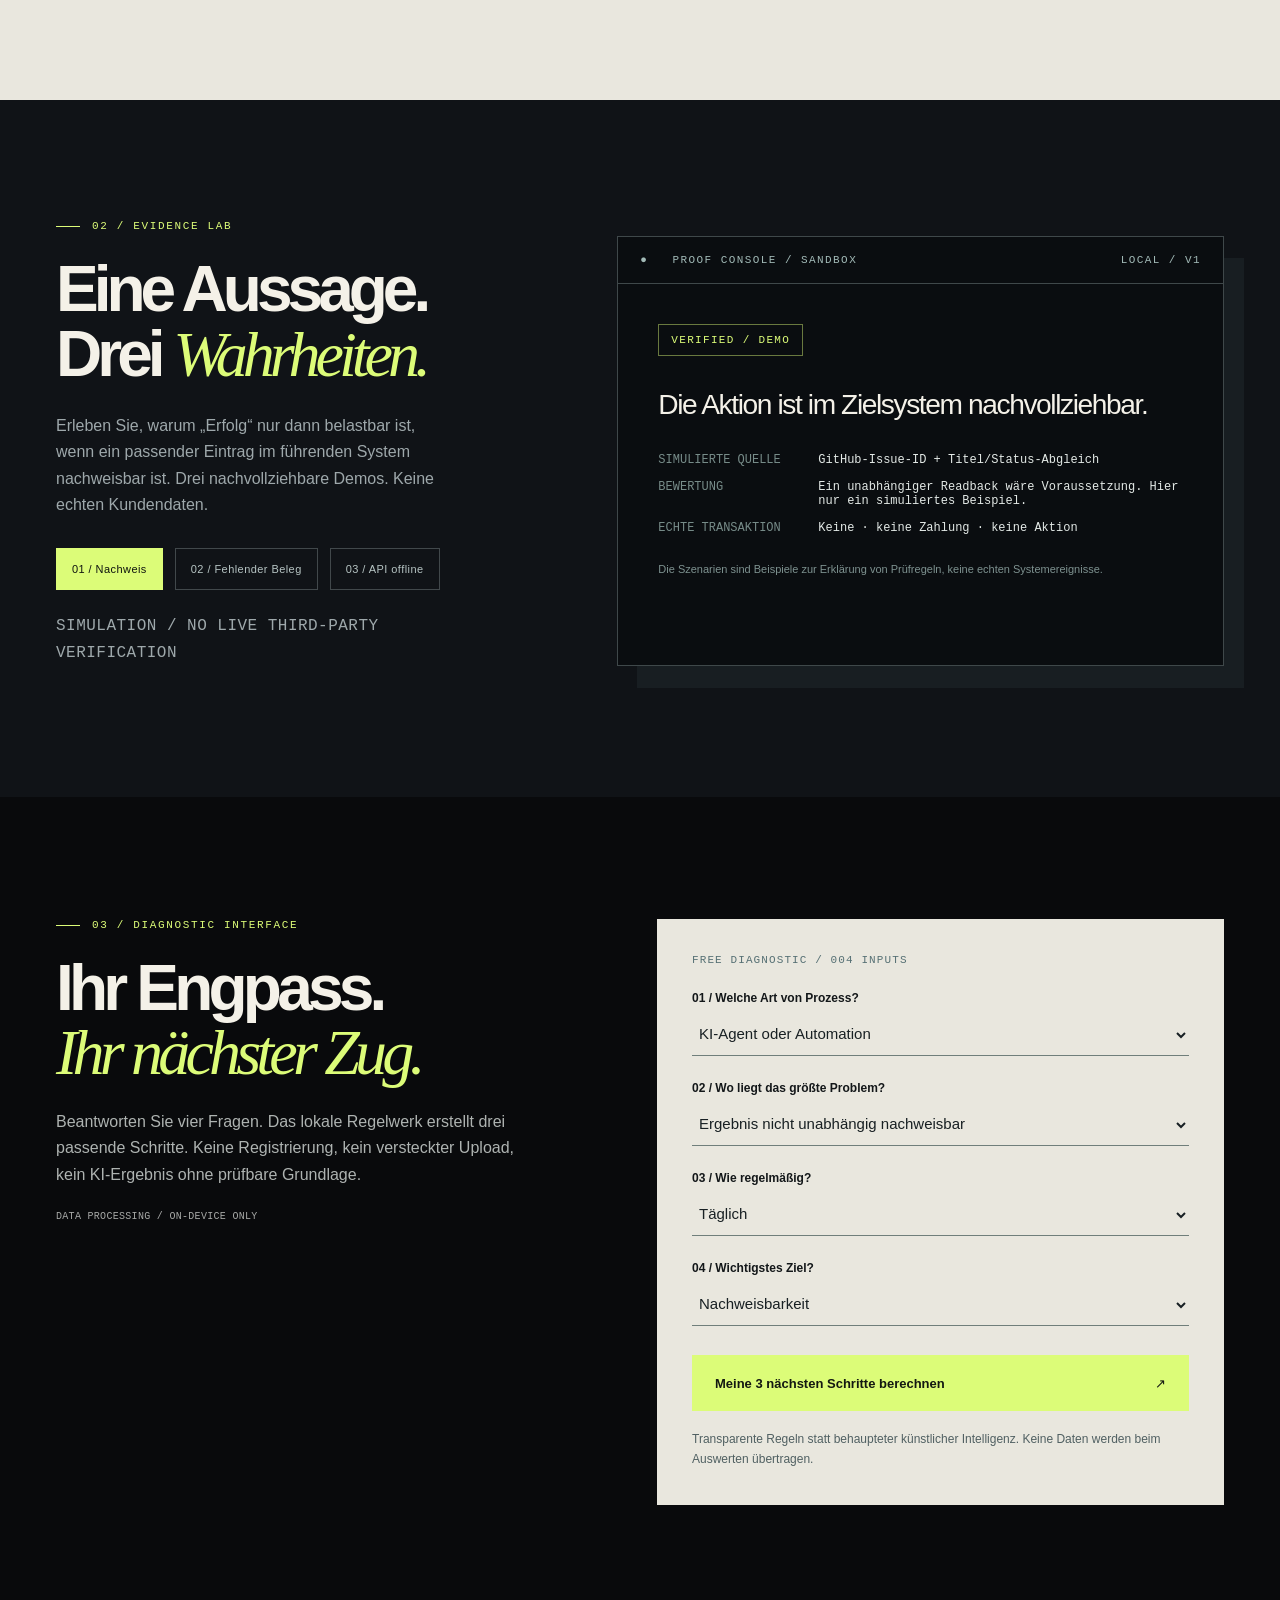
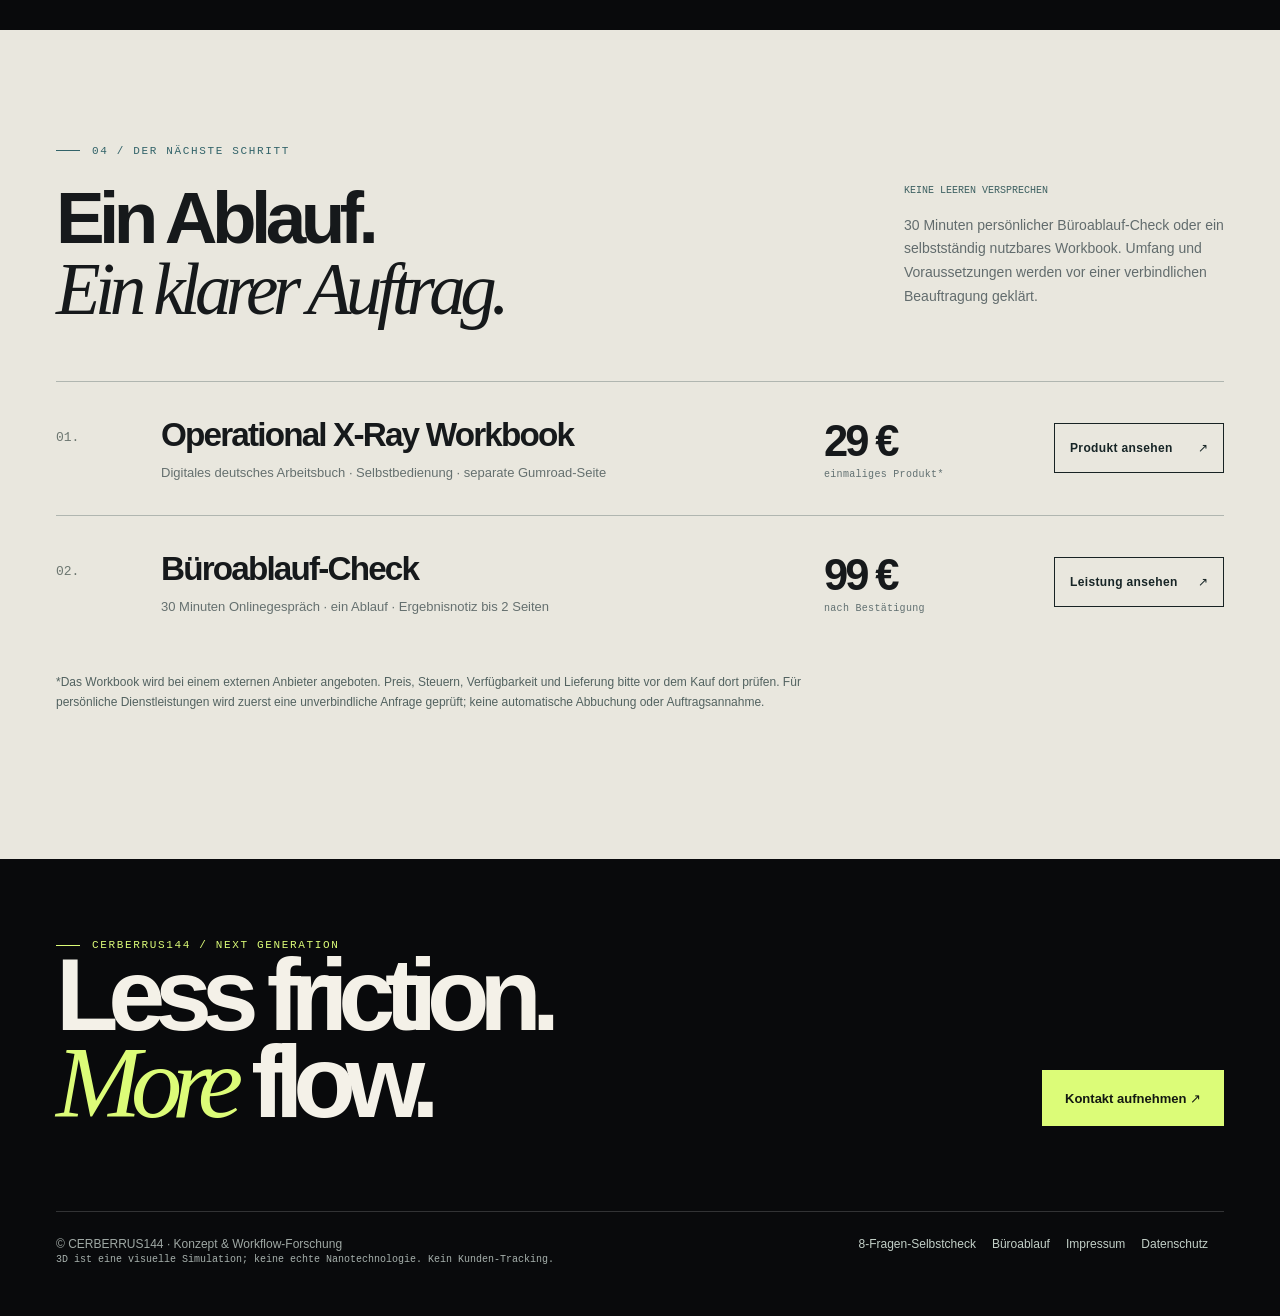
<file: bueroablauf-check/index.html>
<!DOCTYPE html>
<html lang="de"><head><meta charset="utf-8"><meta name="viewport" content="width=device-width,initial-scale=1"><meta name="theme-color" content="#090a0c">
<title>Büroabläufe verbessern: klarer Check für 99 € | CERBERRUS144</title>
<meta name="description" content="Wiederkehrende Büroarbeit vereinfachen: kostenloser 4-Fragen-Selbstcheck und persönlicher 30-Minuten-Büroablauf-Check für 99 €.">
<meta name="robots" content="index,follow"><link rel="canonical" href="https://charlysmoky2010-hub.github.io/ai-guardrails-protocol/bueroablauf-check/">
<meta property="og:type" content="website"><meta property="og:title" content="CERBERRUS144 — Behauptung ist kein Beweis."><meta property="og:description" content="Ein interaktives 3D-Studio für nachvollziehbare Workflow-Fragen und konkrete nächste Schritte."><meta property="og:url" content="https://charlysmoky2010-hub.github.io/ai-guardrails-protocol/">
<link rel="stylesheet" href="../assets/style.css"><script defer src="../assets/app.js"></script>
<script type="application/ld+json">{"@context":"https://schema.org","@type":"WebSite","name":"CERBERRUS144 Workflow Intelligence","url":"https://charlysmoky2010-hub.github.io/ai-guardrails-protocol/","description":"Kostenlose regelbasierte Workflow-Orientierung und optionales persönliches Büroablauf-Angebot."}</script>
</head><body>
<header><div class="shell topbar"><a class="brand" href="../" aria-label="CERBERRUS144 Startseite"><span class="mark"><i>◇</i></span><span>CERBERRUS144<sub>EVIDENCE / DESIGN / SYSTEMS</sub></span></a><nav class="nav" aria-label="Hauptnavigation"><a href="../">Studio</a><a href="#labor">Evidence Lab</a><a href="#analyse">Diagnose</a><a href="../ki-workflow-selbstcheck/">8-Fragen-Check</a><a class="cta-nav" href="#angebote">Angebote ↗</a></nav></div></header>
<main><div class="shell"><section class="hero" aria-labelledby="hero-title"><div class="hero-copy"><div class="eyebrow"><span class="live"></span> Organisatorische Klarheit / Büroprozesse</div><h1 id="hero-title">Büroarbeit<br>kann <em>fließen.</em></h1><p class="hero-lead">Weniger doppelte Listen, klare Zuständigkeiten und nachvollziehbare Abschlüsse. Wir untersuchen einen einzigen wiederkehrenden Ablauf — bevor Sie in weitere Software investieren.</p><div class="actions"><a class="button primary" href="#analyse">Kostenlos prüfen <span>↗</span></a><a class="button" href="#angebote">30-Minuten-Check · 99 € <span>↗</span></a></div><p class="micro">3D IN ECHTZEIT &nbsp; / &nbsp; REGELBASIERTE DIAGNOSE &nbsp; / &nbsp; KEIN TRACKING</p></div>
<div class="stage" id="kinetic-stage" role="group" tabindex="0" aria-label="Echtzeit-3D-Skulptur. Mit Maus, Touch oder Pfeiltasten drehen"><canvas id="nano-canvas" aria-hidden="true"></canvas><div class="stage-fallback" id="stage-fallback" aria-hidden="true"><i class="orbit orbit-a"></i><i class="orbit orbit-b"></i><i class="orbit orbit-c"></i><i class="nucleus"></i><i class="orbit orbit-d"></i></div><div class="labeltop mono">NANO / MATTER STUDY №01</div><div class="labelbottom mono">DRAG TO ROTATE · ← ↑ → ↓</div><div class="coordinates mono">CERBERRUS<br>RESEARCH OBJECT<br>FORM / 001</div><button class="control mono" id="motion-toggle" type="button" aria-pressed="false">Ⅱ Pause</button></div></section></div>
<div class="rule"></div><div class="shell line-label mono"><span>Research-driven workflow clarity</span><span>01 / 04 &nbsp; ↓</span></div>
<section class="section light" id="methode"><div class="shell"><div class="eyebrow">01 / Was uns antreibt</div><div class="section-head" style="margin-top:28px"><h2>Weniger Reibung.<br><em>Mehr Klarheit.</em></h2><p class="aside"><small>Unser Prinzip</small>Ein besserer Ablauf beginnt bei klaren Übergaben, Verantwortlichkeiten und einem überprüfbaren Abschluss. Zusätzliche KI ist nicht immer nötig.</p></div><div class="problem-layout"><h3>Eine Anfrage trifft ein. Wer übernimmt? Was folgt? Und <em>woran erkennen wir den Abschluss?</em></h3><div class="body"><p>Wenn ein Vorgang weitergereicht wird, muss klar sein, wer zuständig ist und wann die Bearbeitung wirklich abgeschlossen wurde. Das prüfen wir an einem einzelnen Prozess.</p><p><strong>Wichtig:</strong> Das hier gezeigte Labor ist ein interaktives Demonstrations- und Lernwerkzeug, kein unabhängiges Produktions-Audit.</p><a class="detail-link" href="../ki-workflow-selbstcheck/">Den kostenlosen 8-Fragen-Selbstcheck öffnen ↗</a></div></div></div></section>
<section class="proof-section" id="labor"><div class="shell proof-grid"><div class="proof-intro"><div class="eyebrow">02 / Evidence Lab</div><h2>Eine Aussage.<br>Drei <em>Wahrheiten.</em></h2><p>Erleben Sie, warum „Erfolg“ nur dann belastbar ist, wenn ein passender Eintrag im führenden System nachweisbar ist. Drei nachvollziehbare Demos. Keine echten Kundendaten.</p><div class="proof-steps" role="group" aria-label="Beispielszenario wählen"><button type="button" data-proof="verified" aria-pressed="true">01 / Nachweis</button><button type="button" data-proof="reject" aria-pressed="false">02 / Fehlender Beleg</button><button type="button" data-proof="unknown" aria-pressed="false">03 / API offline</button></div><p class="micro">SIMULATION / NO LIVE THIRD-PARTY VERIFICATION</p></div><div class="terminal" id="terminal" data-kind="verified" aria-live="polite"><div class="terminal-head mono"><span>● &nbsp; PROOF CONSOLE / SANDBOX</span><span>LOCAL / V1</span></div><div class="terminal-content"><span class="chip mono" id="proof-status">VERIFIED / DEMO</span><div class="quote" id="proof-quote">Die Aktion ist im Zielsystem nachvollziehbar.</div><dl class="mono"><dt>SIMULIERTE QUELLE</dt><dd id="proof-record">GitHub-Issue-ID + Titel/Status-Abgleich</dd><dt>BEWERTUNG</dt><dd id="proof-finding">Ein unabhängiger Readback wäre Voraussetzung. Hier nur ein simuliertes Beispiel.</dd><dt>ECHTE TRANSAKTION</dt><dd>Keine · keine Zahlung · keine Aktion</dd></dl><p class="fine">Die Szenarien sind Beispiele zur Erklärung von Prüfregeln, keine echten Systemereignisse.</p></div></div></div></section>
<section class="diagnose-section" id="analyse"><div class="shell diagnose-grid"><div><div class="eyebrow">03 / Diagnostic Interface</div><h2 class="diagnose-title">Ihr Engpass.<br><em>Ihr nächster Zug.</em></h2><p class="diagnose-copy">Beantworten Sie vier Fragen. Das lokale Regelwerk erstellt drei passende Schritte. Keine Registrierung, kein versteckter Upload, kein KI-Ergebnis ohne prüfbare Grundlage.</p><div class="micro">DATA PROCESSING / ON-DEVICE ONLY</div><div id="result" class="result" hidden aria-live="polite"><div class="result-status mono" id="result-label">ERSTBEWERTUNG</div><h3 id="result-title"></h3><p id="result-desc"></p><ol id="result-list"></ol><a class="button primary" href="mailto:cerberrus144-os@agentmail.to" id="result-contact">Zum unverbindlichen Gespräch ↗</a><p class="result-foot">Sie entscheiden, ob Sie die E-Mail tatsächlich absenden. Keine automatische Bestellung.</p></div></div>
<form class="form-card" id="audit-form"><div class="mini mono">FREE DIAGNOSTIC / 004 INPUTS</div><label for="usecase">01 / Welche Art von Prozess?</label><select name="usecase" id="usecase"><option value="agents">KI-Agent oder Automation</option><option value="requests">Kundenanfragen</option><option value="data">Daten und Listen</option><option value="appointments">Termine und Übergaben</option></select><label for="bottleneck">02 / Wo liegt das größte Problem?</label><select name="bottleneck" id="bottleneck"><option value="missing">Ergebnis nicht unabhängig nachweisbar</option><option value="handoff">Verantwortung unklar</option><option value="duplicate">Informationen werden doppelt erfasst</option><option value="delay">Anfragen oder Antworten verzögern sich</option></select><label for="volume">03 / Wie regelmäßig?</label><select id="volume" name="volume"><option value="daily">Täglich</option><option value="weekly">Wöchentlich</option><option value="rare">Gelegentlich</option></select><label for="objective">04 / Wichtigstes Ziel?</label><select id="objective" name="objective"><option value="Nachweisbarkeit">Nachweisbarkeit</option><option value="Zeit sparen">Zeit sparen</option><option value="Fehler reduzieren">Fehler reduzieren</option><option value="Zuständigkeit klären">Zuständigkeit klären</option></select><button class="button primary" type="submit">Meine 3 nächsten Schritte berechnen <span>↗</span></button><p class="formnote">Transparente Regeln statt behaupteter künstlicher Intelligenz. Keine Daten werden beim Auswerten übertragen.</p></form></div></section>
<section class="offer-section light" id="angebote"><div class="shell"><div class="eyebrow">04 / Der nächste Schritt</div><div class="section-head" style="margin-top:25px"><h2>Ein Ablauf.<br><em>Ein klarer Auftrag.</em></h2><p class="aside"><small>Keine leeren Versprechen</small>30 Minuten persönlicher Büroablauf-Check oder ein selbstständig nutzbares Workbook. Umfang und Voraussetzungen werden vor einer verbindlichen Beauftragung geklärt.</p></div>
<div class="product-line"><div class="product-number">01.</div><div class="product-title">Operational X-Ray Workbook<small>Digitales deutsches Arbeitsbuch · Selbstbedienung · separate Gumroad-Seite</small></div><div class="product-price">29 €<span>einmaliges Produkt*</span></div><a class="product-action" href="https://smokycharly.gumroad.com/l/cyrada?utm_source=cerberrus144_site&amp;utm_medium=owned&amp;utm_campaign=v3_inbound" rel="noopener noreferrer">Produkt ansehen <span>↗</span></a></div>
<div class="product-line"><div class="product-number">02.</div><div class="product-title">Büroablauf-Check<small>30 Minuten Onlinegespräch · ein Ablauf · Ergebnisnotiz bis 2 Seiten</small></div><div class="product-price">99 €<span>nach Bestätigung</span></div><a class="product-action" href="#angebote">Leistung ansehen <span>↗</span></a></div>
<p style="font-size:12px;color:#526260;margin-top:23px;max-width:790px;line-height:1.7">*Das Workbook wird bei einem externen Anbieter angeboten. Preis, Steuern, Verfügbarkeit und Lieferung bitte vor dem Kauf dort prüfen. Für persönliche Dienstleistungen wird zuerst eine unverbindliche Anfrage geprüft; keine automatische Abbuchung oder Auftragsannahme.</p></div></section>
</main><footer class="footer"><div class="shell"><div class="footer-top"><div><div class="eyebrow">CERBERRUS144 / NEXT GENERATION</div><h2 class="footer-title">Less friction.<br><em>More</em> flow.</h2></div><a class="button primary" href="mailto:cerberrus144-os@agentmail.to?subject=Unverbindliche%20Anfrage%20CERBERRUS144">Kontakt aufnehmen ↗</a></div><div class="footer-bottom"><div>© CERBERRUS144 · Konzept &amp; Workflow-Forschung<br><small>3D ist eine visuelle Simulation; keine echte Nanotechnologie. Kein Kunden-Tracking.</small></div><div><a href="../ki-workflow-selbstcheck/">8-Fragen-Selbstcheck</a><a href="#angebote">Büroablauf</a><a href="https://vlgibwclecuhnnrgycnx.supabase.co/functions/v1/phi-nexus-public?page=imprint&amp;locale=de">Impressum</a><a href="https://vlgibwclecuhnnrgycnx.supabase.co/functions/v1/phi-nexus-public?page=privacy&amp;locale=de">Datenschutz</a></div></div></div></footer>
</body></html>
</file>
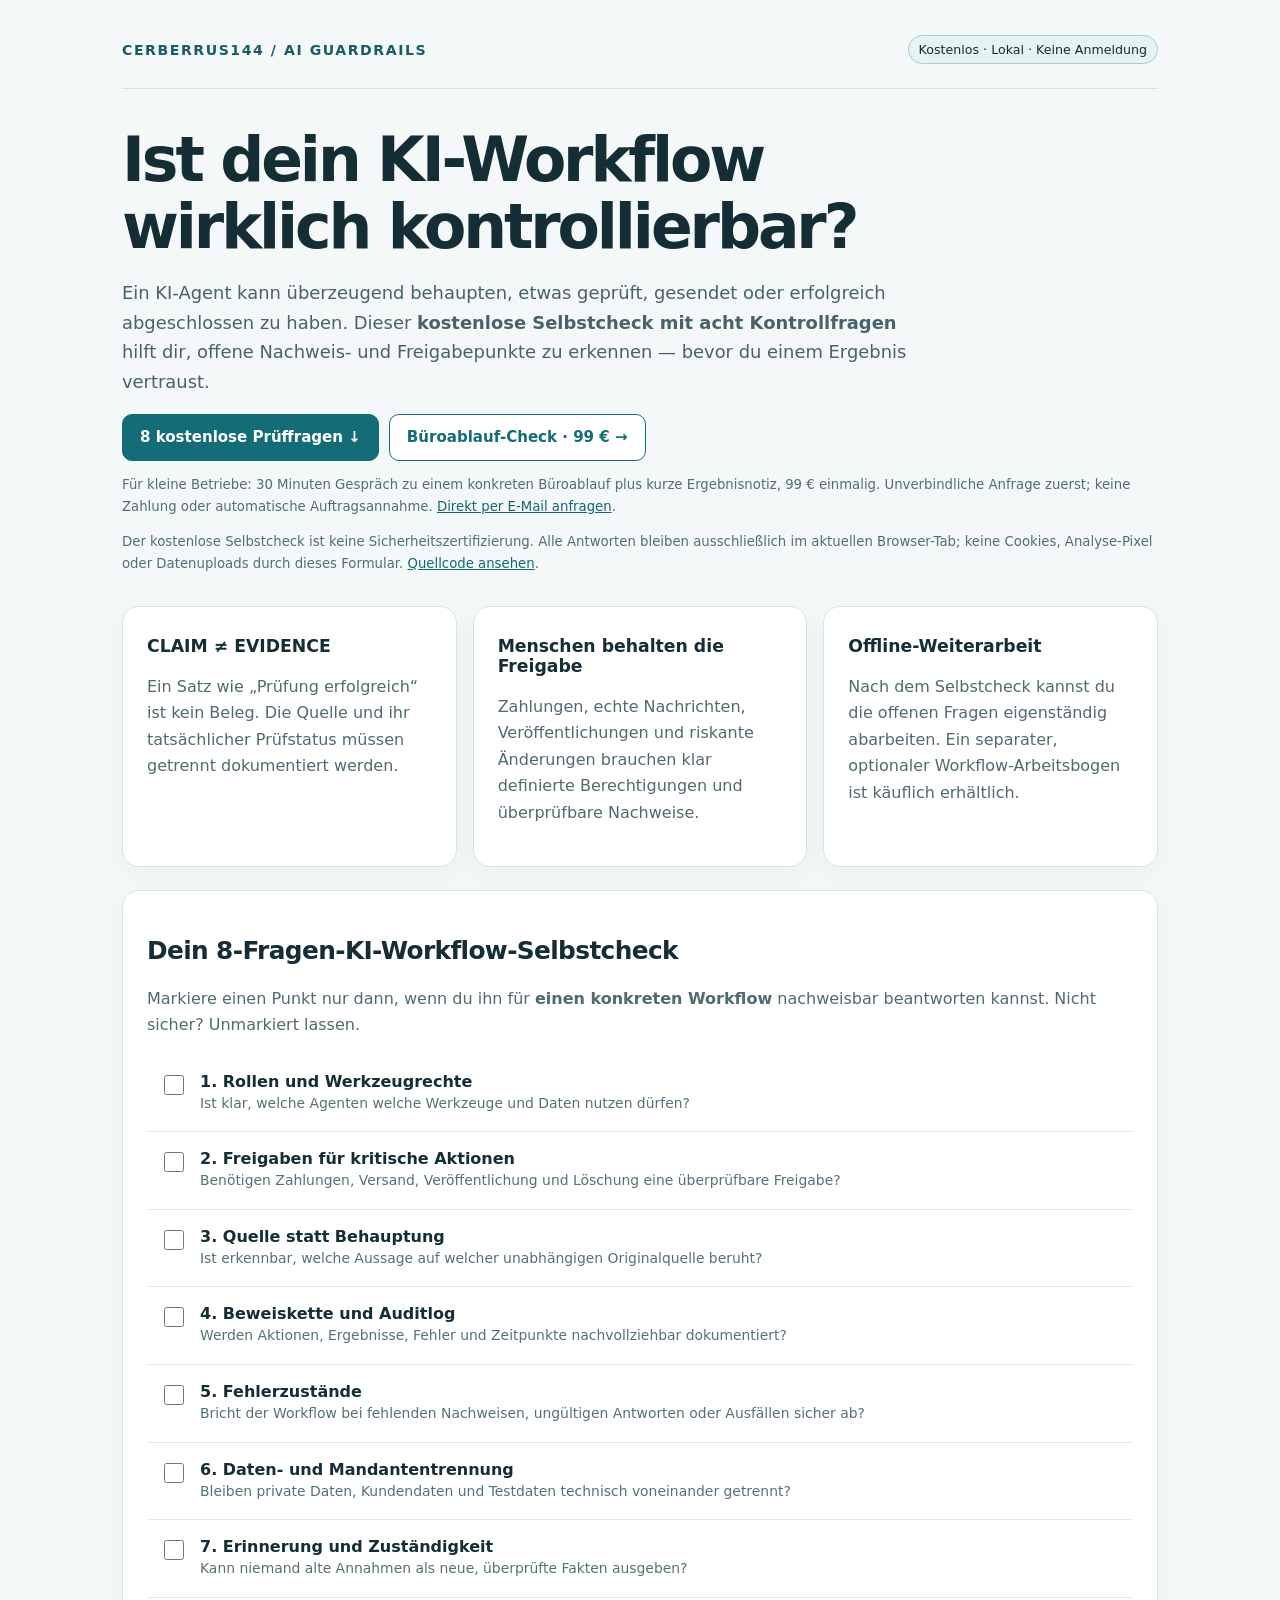
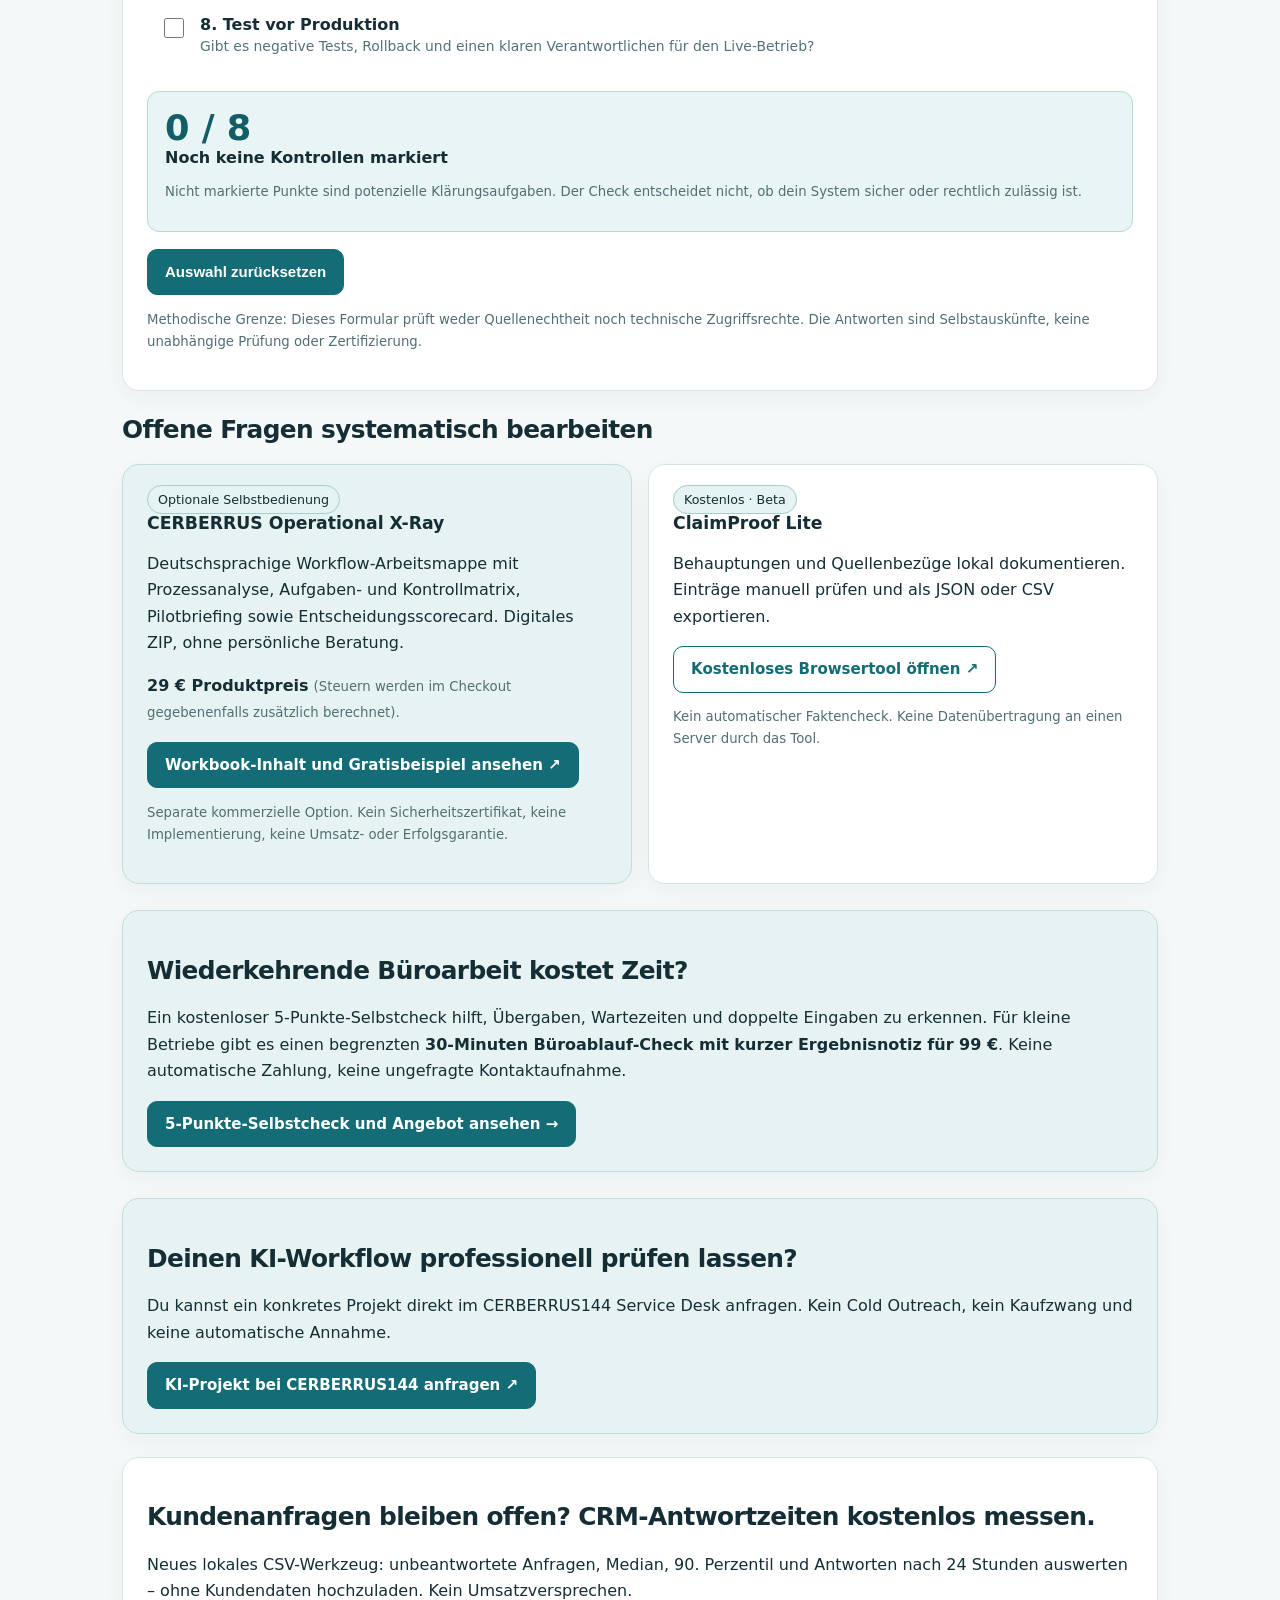
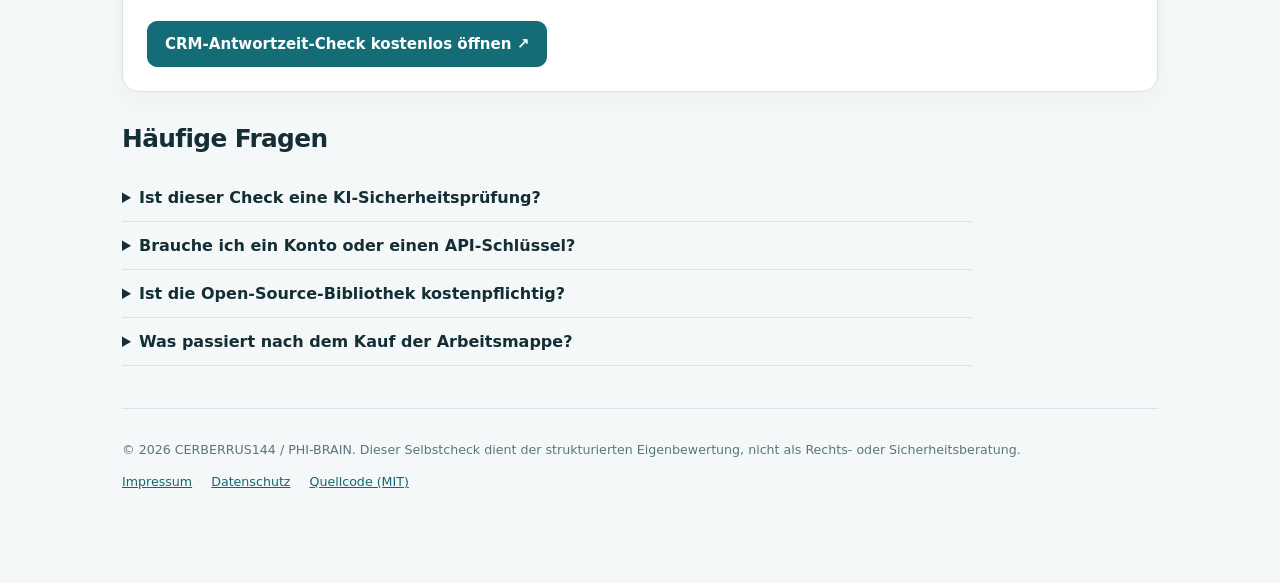
<file: ki-workflow-selbstcheck/index.html>
<!doctype html>
<html lang="de">
<head>
<meta charset="utf-8"><meta name="viewport" content="width=device-width,initial-scale=1">
<title>KI-Agent Ergebnisse prüfen: kostenloser KI-Workflow Selbstcheck | CERBERRUS144</title>
<meta name="description" content="KI-Agent meldet Erfolg, aber wurde die Aktion wirklich ausgeführt? 8 kostenlose Kontrollfragen zu Nachweisen und Freigaben. Optional: Büroablauf-Check für Betriebe, 99 €.">
<meta name="robots" content="index,follow">
<link rel="canonical" href="https://charlysmoky2010-hub.github.io/ai-guardrails-protocol/ki-workflow-selbstcheck/">
<meta name="theme-color" content="#123744">
<meta property="og:type" content="website"><meta property="og:title" content="KI-Workflow Selbstcheck – 8 Kontrollfragen">
<meta property="og:description" content="Ein kostenloser, lokaler Selbstcheck für KI-Automatisierung. Kein Zertifikat, keine Datenübertragung.">
<style>
:root{color-scheme:light;font-family:system-ui,-apple-system,Segoe UI,Arial,sans-serif;background:#f4f8f8;color:#152d35}
*{box-sizing:border-box}body{margin:0}main{max-width:1080px;margin:auto;padding:20px 22px 75px}
a{color:#126773}a:focus-visible,button:focus-visible,input:focus-visible{outline:3px solid #d29a24;outline-offset:3px}
header{display:flex;align-items:center;justify-content:space-between;gap:12px;padding:15px 0 24px;border-bottom:1px solid #d4e3e3}
.brand{font-size:.88rem;letter-spacing:.11em;font-weight:800;text-decoration:none;color:#165c66}
.chip{font-size:.79rem;border:1px solid #a7cece;border-radius:30px;padding:6px 10px;background:#e5f3f3}
h1{font-size:clamp(2.1rem,5vw,3.85rem);line-height:1.08;letter-spacing:-.05em;margin:38px 0 18px}
.lead{font-size:1.12rem;max-width:800px;color:#48626a;line-height:1.65}
h2{font-size:1.55rem;letter-spacing:-.025em}h3{font-size:1.08rem}p{line-height:1.66}
.muted{color:#506a70}.small{font-size:.83rem;color:#516e75}
.hero{padding-bottom:18px}.grid{display:grid;grid-template-columns:repeat(auto-fit,minmax(270px,1fr));gap:16px}
.panel{padding:24px;background:#fff;border:1px solid #d8e4e4;border-radius:17px;box-shadow:0 7px 23px rgba(7,50,60,.045)}
.panel h3{margin-top:5px}.accent{background:#e7f3f2;border:1px solid #c0dddd}
a.button,button{display:inline-block;appearance:none;border:1px solid #146d76;border-radius:10px;background:#146d76;color:#fff;padding:12px 17px;font-size:.94rem;font-weight:750;text-decoration:none;cursor:pointer;line-height:1.35}
a.secondary{background:white;color:#146d76}
.actions{display:flex;gap:10px;flex-wrap:wrap;margin:17px 0 8px}
.check{display:flex;align-items:flex-start;gap:13px;cursor:pointer;padding:17px 13px;border-bottom:1px solid #e1eded}
.check:last-child{border-bottom:0}.check input{width:20px;height:20px;flex:none;accent-color:#146d76;margin-top:3px}
.check strong{display:block;margin-bottom:2px}.check em{font-style:normal;color:#557078;font-size:.87rem;line-height:1.55;display:block}
.stat{font-weight:800;font-size:2.2rem;color:#125d66}.notice{padding:15px 17px;border:1px solid #b8d9d7;border-radius:12px;background:#e8f5f4;margin-top:17px}
.warning{background:#fff7e8;border-color:#edd2a1}
.faq{max-width:850px}details{border-bottom:1px solid #d6e3e3;padding:14px 0}summary{cursor:pointer;font-weight:700}details p{color:#48646c;margin-bottom:5px}
footer{border-top:1px solid #d7e4e3;margin-top:42px;padding:19px 0;color:#5b767c;font-size:.79rem}
footer a{margin-right:15px}
@media(max-width:500px){main{padding:12px 14px 55px}.panel{padding:16px}.brand{font-size:.78rem}.chip{font-size:.71rem}h1{margin:25px 0 15px}}
</style>
</head>
<body>
<main>
<header><a class="brand" href="https://github.com/charlysmoky2010-hub/ai-guardrails-protocol">CERBERRUS144 / AI GUARDRAILS</a><span class="chip">Kostenlos · Lokal · Keine Anmeldung</span></header>
<section class="hero">
<h1>Ist dein KI-Workflow<br>wirklich kontrollierbar?</h1>
<p class="lead">Ein KI-Agent kann überzeugend behaupten, etwas geprüft, gesendet oder erfolgreich abgeschlossen zu haben. Dieser <strong>kostenlose Selbstcheck mit acht Kontrollfragen</strong> hilft dir, offene Nachweis- und Freigabepunkte zu erkennen — bevor du einem Ergebnis vertraust.</p>
<div class="actions"><a class="button" href="#selbstcheck">8 kostenlose Prüffragen ↓</a><a class="button secondary" href="../bueroablauf-check/">Büroablauf-Check · 99 € →</a></div>
<p class="small">Für kleine Betriebe: 30 Minuten Gespräch zu einem konkreten Büroablauf plus kurze Ergebnisnotiz, 99 € einmalig. Unverbindliche Anfrage zuerst; keine Zahlung oder automatische Auftragsannahme. <a href="mailto:cerberrus144-os@agentmail.to?subject=Anfrage%20B%C3%BCroablauf-Check%2099%20EUR">Direkt per E-Mail anfragen</a>.</p>
<p class="small">Der kostenlose Selbstcheck ist keine Sicherheitszertifizierung. Alle Antworten bleiben ausschließlich im aktuellen Browser-Tab; keine Cookies, Analyse-Pixel oder Datenuploads durch dieses Formular. <a href="https://github.com/charlysmoky2010-hub/ai-guardrails-protocol">Quellcode ansehen</a>.</p>
</section>
<div class="grid">
<section class="panel"><h3>CLAIM ≠ EVIDENCE</h3><p class="muted">Ein Satz wie „Prüfung erfolgreich“ ist kein Beleg. Die Quelle und ihr tatsächlicher Prüfstatus müssen getrennt dokumentiert werden.</p></section>
<section class="panel"><h3>Menschen behalten die Freigabe</h3><p class="muted">Zahlungen, echte Nachrichten, Veröffentlichungen und riskante Änderungen brauchen klar definierte Berechtigungen und überprüfbare Nachweise.</p></section>
<section class="panel"><h3>Offline-Weiterarbeit</h3><p class="muted">Nach dem Selbstcheck kannst du die offenen Fragen eigenständig abarbeiten. Ein separater, optionaler Workflow-Arbeitsbogen ist käuflich erhältlich.</p></section>
</div>
<section id="selbstcheck" class="panel" style="margin-top:23px">
<h2>Dein 8-Fragen-KI-Workflow-Selbstcheck</h2>
<p class="muted">Markiere einen Punkt nur dann, wenn du ihn für <strong>einen konkreten Workflow</strong> nachweisbar beantworten kannst. Nicht sicher? Unmarkiert lassen.</p>
<div id="checks">
<label class="check"><input type="checkbox"><span><strong>1. Rollen und Werkzeugrechte</strong><em>Ist klar, welche Agenten welche Werkzeuge und Daten nutzen dürfen?</em></span></label>
<label class="check"><input type="checkbox"><span><strong>2. Freigaben für kritische Aktionen</strong><em>Benötigen Zahlungen, Versand, Veröffentlichung und Löschung eine überprüfbare Freigabe?</em></span></label>
<label class="check"><input type="checkbox"><span><strong>3. Quelle statt Behauptung</strong><em>Ist erkennbar, welche Aussage auf welcher unabhängigen Originalquelle beruht?</em></span></label>
<label class="check"><input type="checkbox"><span><strong>4. Beweiskette und Auditlog</strong><em>Werden Aktionen, Ergebnisse, Fehler und Zeitpunkte nachvollziehbar dokumentiert?</em></span></label>
<label class="check"><input type="checkbox"><span><strong>5. Fehlerzustände</strong><em>Bricht der Workflow bei fehlenden Nachweisen, ungültigen Antworten oder Ausfällen sicher ab?</em></span></label>
<label class="check"><input type="checkbox"><span><strong>6. Daten- und Mandantentrennung</strong><em>Bleiben private Daten, Kundendaten und Testdaten technisch voneinander getrennt?</em></span></label>
<label class="check"><input type="checkbox"><span><strong>7. Erinnerung und Zuständigkeit</strong><em>Kann niemand alte Annahmen als neue, überprüfte Fakten ausgeben?</em></span></label>
<label class="check"><input type="checkbox"><span><strong>8. Test vor Produktion</strong><em>Gibt es negative Tests, Rollback und einen klaren Verantwortlichen für den Live-Betrieb?</em></span></label>
</div>
<div class="notice" aria-live="polite">
<div class="stat" id="score">0 / 8</div>
<strong id="scoreTitle">Noch keine Kontrollen markiert</strong>
<p id="scoreHint" class="small">Acht konkrete Fragen warten auf deine eigene Einschätzung. Die Zahl ist kein Sicherheits- oder Compliance-Score.</p>
</div>
<div class="actions"><button type="button" id="reset">Auswahl zurücksetzen</button></div>
<p class="small">Methodische Grenze: Dieses Formular prüft weder Quellenechtheit noch technische Zugriffsrechte. Die Antworten sind Selbstauskünfte, keine unabhängige Prüfung oder Zertifizierung.</p>
</section>
<section style="margin-top:24px">
<h2>Offene Fragen systematisch bearbeiten</h2>
<div class="grid">
<article class="panel accent">
<span class="chip">Optionale Selbstbedienung</span>
<h3>CERBERRUS Operational X-Ray</h3>
<p>Deutschsprachige Workflow-Arbeitsmappe mit Prozessanalyse, Aufgaben- und Kontrollmatrix, Pilotbriefing sowie Entscheidungsscorecard. Digitales ZIP, ohne persönliche Beratung.</p>
<p><strong>29 € Produktpreis</strong> <span class="small">(Steuern werden im Checkout gegebenenfalls zusätzlich berechnet).</span></p>
<a class="button" href="../operational-xray-workbook/" rel="noopener noreferrer">Workbook-Inhalt und Gratisbeispiel ansehen ↗</a>
<p class="small">Separate kommerzielle Option. Kein Sicherheitszertifikat, keine Implementierung, keine Umsatz- oder Erfolgsgarantie.</p>
</article>
<article class="panel">
<span class="chip">Kostenlos · Beta</span>
<h3>ClaimProof Lite</h3>
<p>Behauptungen und Quellenbezüge lokal dokumentieren. Einträge manuell prüfen und als JSON oder CSV exportieren.</p>
<a class="button secondary" href="https://encoded-echo-dx9f9r4.shipstatic.com/proof/" rel="noopener noreferrer">Kostenloses Browsertool öffnen ↗</a>
<p class="small">Kein automatischer Faktencheck. Keine Datenübertragung an einen Server durch das Tool.</p>
</article>
</div>
</section>
<section class="panel accent" style="margin-top:26px" aria-label="Büroablauf-Check für kleine Betriebe"><h2>Wiederkehrende Büroarbeit kostet Zeit?</h2><p>Ein kostenloser 5-Punkte-Selbstcheck hilft, Übergaben, Wartezeiten und doppelte Eingaben zu erkennen. Für kleine Betriebe gibt es einen begrenzten <strong>30-Minuten Büroablauf-Check mit kurzer Ergebnisnotiz für 99 €</strong>. Keine automatische Zahlung, keine ungefragte Kontaktaufnahme.</p><a class="button" href="../bueroablauf-check/">5-Punkte-Selbstcheck und Angebot ansehen →</a></section>
<section class="panel accent" style="margin-top:26px" aria-label="CERBERRUS144 Projektanfrage"><h2>Deinen KI-Workflow professionell prüfen lassen?</h2><p>Du kannst ein konkretes Projekt direkt im CERBERRUS144 Service Desk anfragen. Kein Cold Outreach, kein Kaufzwang und keine automatische Annahme.</p><a class="button" href="https://baseless-dust-738gwd3.shipstatic.com/?utm_source=github&utm_medium=guardrails&utm_campaign=inbound_service_desk" rel="noopener noreferrer">KI-Projekt bei CERBERRUS144 anfragen ↗</a></section>
<section class="panel" aria-label="Kostenloser CRM-Response-Audit" style="margin-top:23px"><h2>Kundenanfragen bleiben offen? CRM-Antwortzeiten kostenlos messen.</h2><p>Neues lokales CSV-Werkzeug: unbeantwortete Anfragen, Median, 90. Perzentil und Antworten nach 24 Stunden auswerten – ohne Kundendaten hochzuladen. Kein Umsatzversprechen.</p><a class="button" href="https://vivid-mind-vfd842v.shipstatic.com/?utm_source=github&utm_medium=guardrails&utm_campaign=crm_response_check">CRM-Antwortzeit-Check kostenlos öffnen ↗</a></section>
<section class="faq" style="margin-top:32px">
<h2>Häufige Fragen</h2>
<details><summary>Ist dieser Check eine KI-Sicherheitsprüfung?</summary><p>Nein. Er strukturiert Selbstangaben und ist weder ein unabhängiges Security-Audit noch eine regulatorische Prüfung.</p></details>
<details><summary>Brauche ich ein Konto oder einen API-Schlüssel?</summary><p>Nein. Die acht Fragen laufen vollständig im Browser. Es werden keine KI-Modelle aufgerufen.</p></details>
<details><summary>Ist die Open-Source-Bibliothek kostenpflichtig?</summary><p>Nein. Der <a href="https://github.com/charlysmoky2010-hub/ai-guardrails-protocol">AI Guardrails Protocol</a> ist frei unter MIT-Lizenz. Die verlinkte CERBERRUS-Arbeitsmappe ist ein eigenständiges optionales Produkt.</p></details>
<details><summary>Was passiert nach dem Kauf der Arbeitsmappe?</summary><p>Gumroad verarbeitet die Bestellung und stellt die digitalen Dateien über den eigenen Lieferprozess bereit. Für die Arbeitsmappe wurde ein kostenloser Testkauf mit ZIP-Zustellung durchgeführt; das ist kein Nachweis realer Kundenumsätze.</p></details>
</section>
<footer>
<p>© 2026 CERBERRUS144 / PHI-BRAIN. Dieser Selbstcheck dient der strukturierten Eigenbewertung, nicht als Rechts- oder Sicherheitsberatung.</p>
<a href="https://vlgibwclecuhnnrgycnx.supabase.co/functions/v1/phi-nexus-public?page=imprint&amp;locale=de" rel="noopener noreferrer">Impressum</a>
<a href="https://vlgibwclecuhnnrgycnx.supabase.co/functions/v1/phi-nexus-public?page=privacy&amp;locale=de" rel="noopener noreferrer">Datenschutz</a>
<a href="https://github.com/charlysmoky2010-hub/ai-guardrails-protocol">Quellcode (MIT)</a>
</footer>
</main>
<script>
(()=>{"use strict";const root=document.getElementById("checks"),inputs=[...root.querySelectorAll('input[type="checkbox"]')],score=document.getElementById("score"),title=document.getElementById("scoreTitle"),hint=document.getElementById("scoreHint");function render(){const count=inputs.filter(e=>e.checked).length;score.textContent=count+" / 8";title.textContent=count===8?"Acht Punkte selbst bestätigt":count===0?"Noch keine Kontrollen markiert":(8-count)+" Prüfbereiche bleiben offen";hint.textContent=count===8?"Prüfe die Aussagen gegen Originalbelege und führe unabhängige Tests durch. Acht Häkchen sind kein Sicherheitsnachweis.":"Nicht markierte Punkte sind potenzielle Klärungsaufgaben. Der Check entscheidet nicht, ob dein System sicher oder rechtlich zulässig ist.";}root.addEventListener("change",render);document.getElementById("reset").addEventListener("click",()=>{inputs.forEach(x=>x.checked=false);render();});render();})();
</script>
</body></html>
</file>
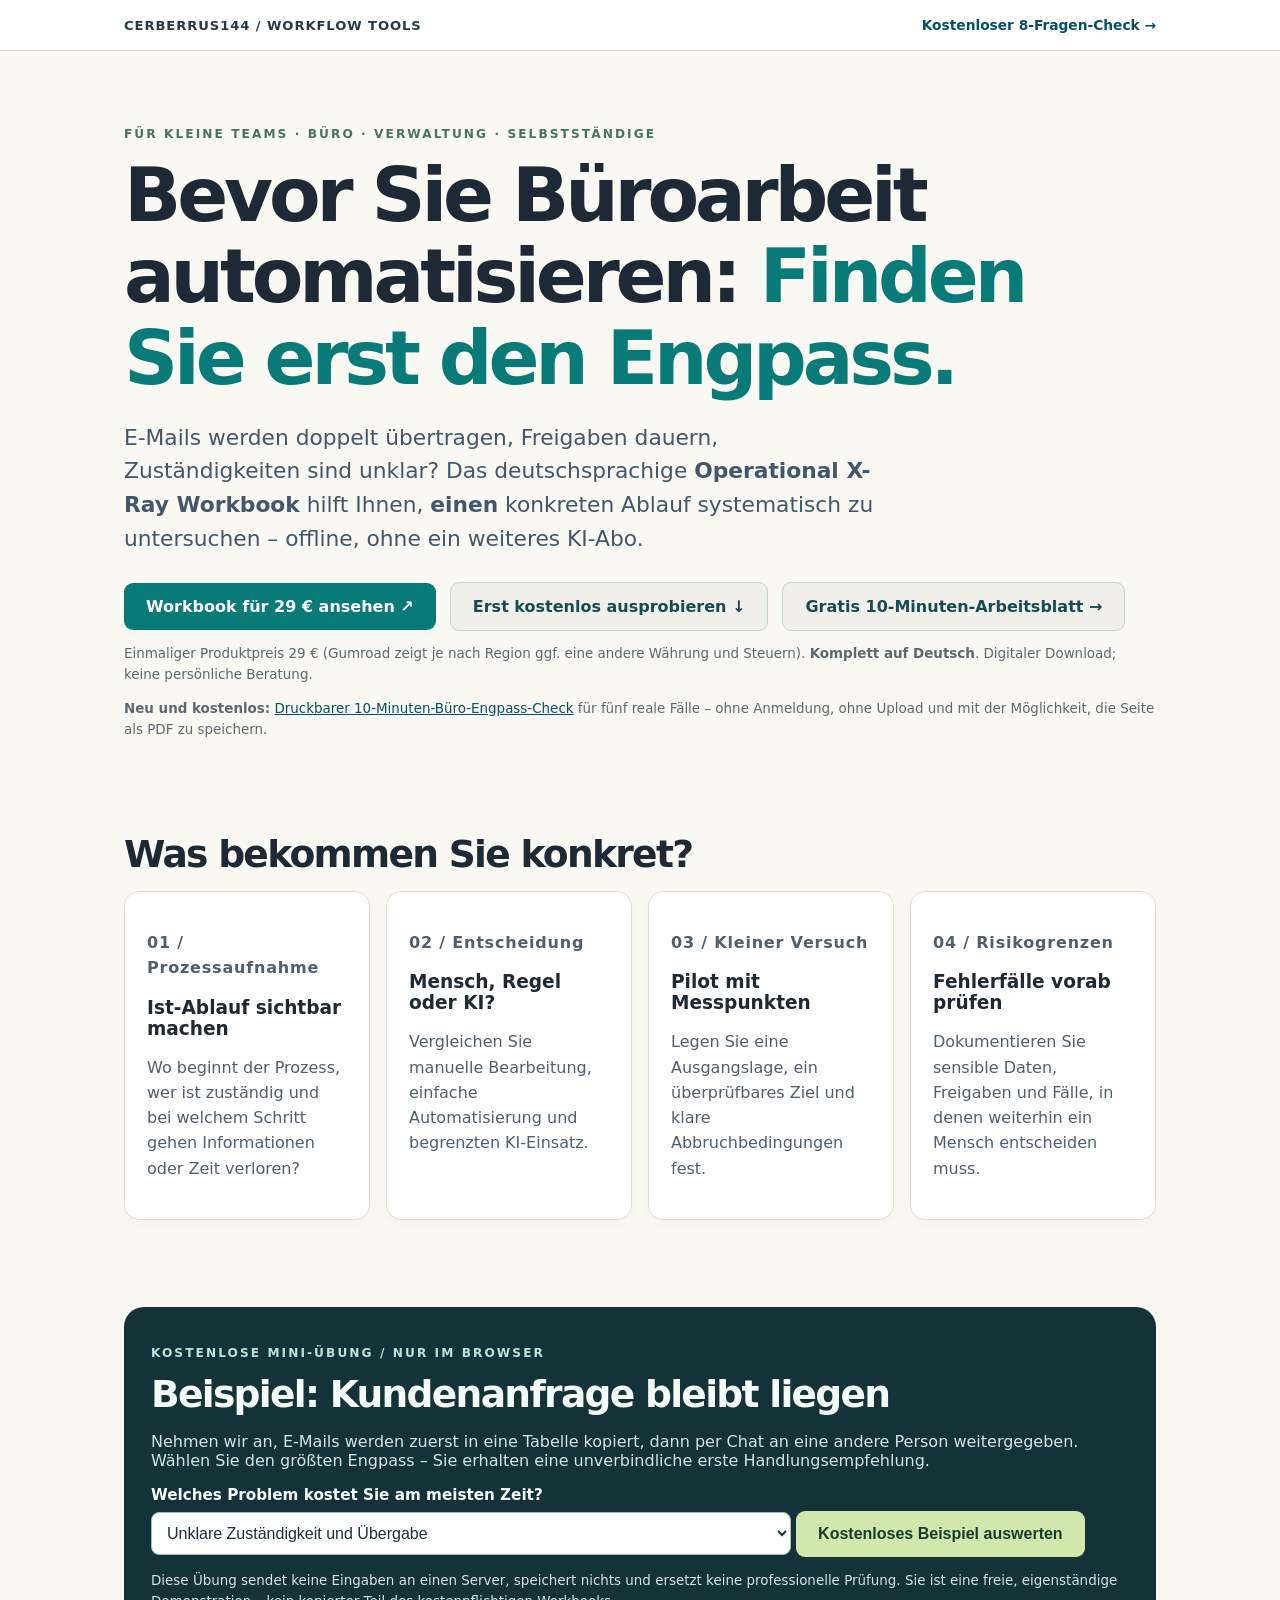
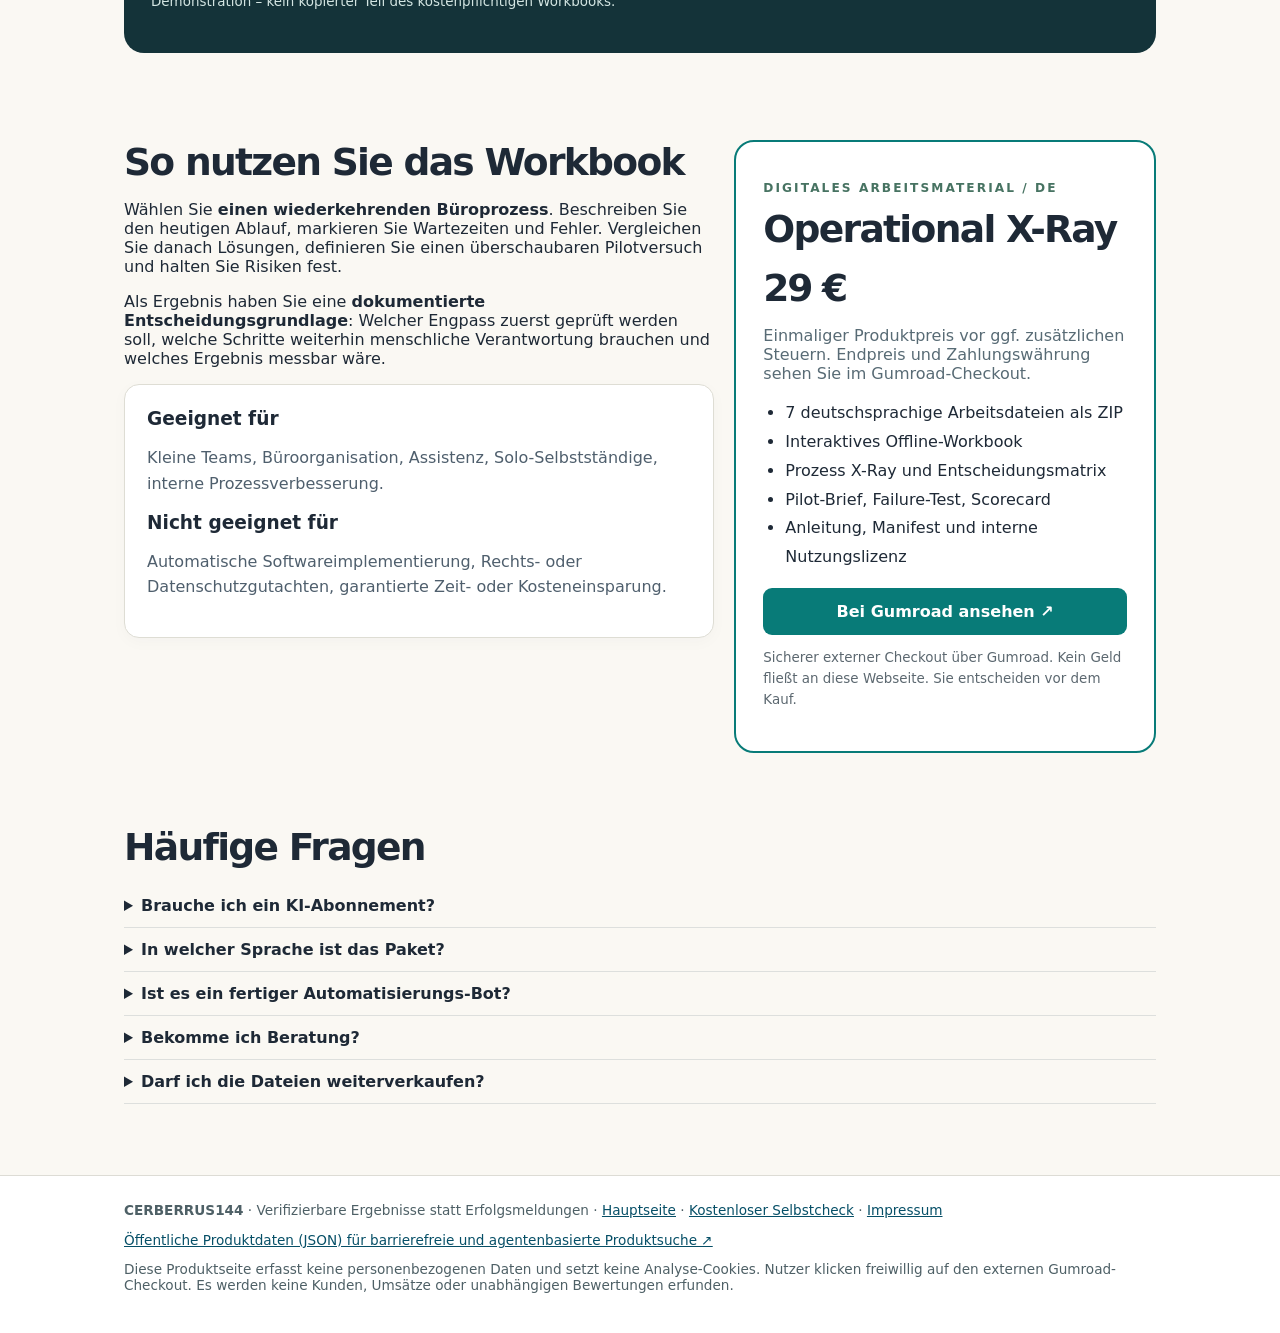
<file: operational-xray-workbook/index.html>
<!doctype html>
<html lang="de"><head>
<meta charset="utf-8"><meta name="viewport" content="width=device-width, initial-scale=1">
<title>Büroprozesse prüfen statt blind automatisieren | Operational X-Ray Workbook · 29 €</title>
<meta name="description" content="Ein deutscher Offline-Workflow-Check für kleine Teams: Prozessaufnahme, Mensch-oder-KI-Entscheidung, Pilotplan und Fehlercheck. Kostenloses Praxisbeispiel, digitales Workbook 29 € bei Gumroad.">
<meta name="robots" content="index,follow">
<link rel="canonical" href="https://charlysmoky2010-hub.github.io/ai-guardrails-protocol/operational-xray-workbook/">
<meta name="theme-color" content="#f9f7f1">
<meta property="og:type" content="website">
<meta property="og:title" content="Weniger Prozesschaos – Operational X-Ray Workbook">
<meta property="og:description" content="Prüfen Sie einen wiederkehrenden Büroablauf, bevor Sie für weitere Software oder KI bezahlen. 7 deutschsprachige Offline-Arbeitsdateien.">
<meta property="og:url" content="https://charlysmoky2010-hub.github.io/ai-guardrails-protocol/operational-xray-workbook/">
<style>
:root{font-family:system-ui,-apple-system,BlinkMacSystemFont,"Segoe UI",sans-serif;color:#1e2936;background:#faf8f3}
*{box-sizing:border-box}html{scroll-behavior:smooth}body{margin:0}a{color:#064f67}
a:focus-visible,button:focus-visible,select:focus-visible,input:focus-visible{outline:3px solid #ffbb55;outline-offset:3px}
.shell{max-width:1080px;padding:0 24px;margin:auto}.top{border-bottom:1px solid #dedbd2;padding:17px 0;background:#fff}
.top .shell{display:flex;justify-content:space-between;align-items:center;gap:15px}.brand{color:#253949;text-decoration:none;font-weight:820;letter-spacing:.07em;font-size:.82rem}.navlink{font-weight:700;font-size:.86rem;text-decoration:none}
.hero{padding:64px 0 42px}.eyebrow{font-size:.76rem;letter-spacing:.17em;text-transform:uppercase;font-weight:800;color:#477362}
h1{font-size:clamp(2.3rem,6.5vw,4.7rem);line-height:1.08;letter-spacing:-.055em;max-width:960px;margin:14px 0}
h1 em{color:#087b78;font-style:normal}.lead{font-size:clamp(1.07rem,2.4vw,1.36rem);line-height:1.55;max-width:760px;color:#42576b}
.buttons{display:flex;align-items:center;flex-wrap:wrap;gap:14px;margin:26px 0 10px}
.cta{border:0;border-radius:9px;padding:14px 22px;background:#087b78;color:#fff;text-decoration:none;font-weight:750;display:inline-block;font-size:1rem;cursor:pointer}
.cta:hover{background:#046662}.cta.alt{background:#f0efe9;color:#164b56;border:1px solid #c1d6d0}
.small{font-size:.84rem;color:#5c6870;line-height:1.55}.section{padding:36px 0}.section h2{font-size:clamp(1.65rem,4vw,2.35rem);letter-spacing:-.045em;margin:0 0 15px}
.grid{display:grid;grid-template-columns:repeat(auto-fit,minmax(235px,1fr));gap:16px}
.panel{background:#fff;border:1px solid #deddd4;border-radius:15px;padding:22px;box-shadow:0 4px 16px #15263807}
h3{margin:.1rem 0 .55rem;font-size:1.16rem}.panel p{line-height:1.58;color:#4f5f6d}
.number{font-weight:800;color:#087b78;letter-spacing:.05em}
.sample{background:#143339;color:#f5fbf7;border-radius:20px;padding:27px;margin:15px 0}
.sample h2{margin-top:5px;color:#f5fbf7}.sample label{font-weight:700;font-size:.95rem;display:block;margin:15px 0 7px}
.sample select{width:100%;max-width:640px;padding:11px;border-radius:8px;border:1px solid #99c2bd;background:white;color:#183137;font-size:1rem}
.sample .cta{background:#d1e7ab;color:#173b31}.result{background:#e8f5f1;color:#133c3d;padding:16px;border-radius:10px;margin-top:15px;max-width:760px}
.price{font-size:2.35rem;font-weight:800;letter-spacing:-.06em;margin:0}.offer{border:2px solid #087b78;background:#fff;border-radius:20px;padding:27px}
ul{padding-left:22px;line-height:1.8}.muted{color:#586b75}.two{display:grid;grid-template-columns:1.4fr 1fr;gap:20px;align-items:start}
@media(max-width:750px){.two{grid-template-columns:1fr}.hero{padding-top:42px}}
footer{border-top:1px solid #dddcd5;padding:26px 0;margin-top:35px;background:white;font-size:.85rem;color:#4e6066}
details{border-bottom:1px solid #dddfdd;padding:12px 0}summary{font-weight:700;cursor:pointer}details p{margin:8px 0 0;color:#52616b}
</style>
<script type="application/ld+json">{"@context":"https://schema.org","@type":"Product","@id":"https://charlysmoky2010-hub.github.io/ai-guardrails-protocol/operational-xray-workbook/#product","name":"CERBERRUS Operational X-Ray — Workflow Workbook (DE)","description":"Deutschsprachiges digitales Offline-Workbook zur Analyse eines wiederkehrenden Büroablaufs, mit Prozessaufnahme, Mensch-Regel-KI-Matrix, Pilot-Brief, Failure-Test und Entscheidungsscorecard. Keine Beratung, Automatisierung oder zertifizierte Prüfung.","category":"Digitales Arbeitsbuch","sku":"CERBERRUS-XRAY-DE-01","brand":{"@type":"Brand","name":"CERBERRUS144"},"url":"https://charlysmoky2010-hub.github.io/ai-guardrails-protocol/operational-xray-workbook/","inLanguage":"de","additionalProperty":[{"@type":"PropertyValue","name":"Sprache","value":"Deutsch"},{"@type":"PropertyValue","name":"Lieferung","value":"Digitaler ZIP-Download mit 7 Arbeitsdateien"},{"@type":"PropertyValue","name":"Lizenz","value":"Interne Nutzung; kein Weiterverkauf"}],"offers":{"@type":"Offer","url":"https://gumroad.com/l/cyrada","price":"29.00","priceCurrency":"EUR","availability":"https://schema.org/OnlineOnly","eligibleRegion":{"@type":"Place","name":"Gemäß Verfügbarkeit im Gumroad-Checkout"},"seller":{"@type":"Organization","name":"CERBERRUS144"}}}</script>
<link rel="alternate" type="application/json" title="Open product catalog" href="product.json">
</head><body>
<header class="top"><div class="shell"><a class="brand" href="../">CERBERRUS144 / WORKFLOW TOOLS</a><a class="navlink" href="../ki-workflow-selbstcheck/">Kostenloser 8-Fragen-Check →</a></div></header>
<main><div class="shell">
<section class="hero">
<p class="eyebrow">Für kleine Teams · Büro · Verwaltung · Selbstständige</p>
<h1>Bevor Sie Büroarbeit automatisieren: <em>Finden Sie erst den Engpass.</em></h1>
<p class="lead">E-Mails werden doppelt übertragen, Freigaben dauern, Zuständigkeiten sind unklar? Das deutschsprachige <strong>Operational X-Ray Workbook</strong> hilft Ihnen, <strong>einen</strong> konkreten Ablauf systematisch zu untersuchen – offline, ohne ein weiteres KI-Abo.</p>
<div class="buttons">
<a class="cta" href="https://gumroad.com/l/cyrada?utm_source=github_pages&amp;utm_medium=product_page&amp;utm_campaign=operational_xray_de&amp;utm_content=hero" rel="noopener noreferrer">Workbook für 29 € ansehen ↗</a>
<a class="cta alt" href="#praxisbeispiel">Erst kostenlos ausprobieren ↓</a>
<a class="cta alt" href="engpass-check/?utm_source=product_page&amp;utm_medium=internal&amp;utm_campaign=xray_first_sale_2026">Gratis 10-Minuten-Arbeitsblatt →</a>
</div>
<p class="small">Einmaliger Produktpreis 29 € (Gumroad zeigt je nach Region ggf. eine andere Währung und Steuern). <strong>Komplett auf Deutsch</strong>. Digitaler Download; keine persönliche Beratung.</p>
<p class="small"><strong>Neu und kostenlos:</strong> <a href="engpass-check/">Druckbarer 10-Minuten-Büro-Engpass-Check</a> für fünf reale Fälle – ohne Anmeldung, ohne Upload und mit der Möglichkeit, die Seite als PDF zu speichern.</p>
</section>
<section class="section" aria-label="Was der Kunde erhält">
<h2>Was bekommen Sie konkret?</h2>
<div class="grid">
<article class="panel"><p class="number">01 / Prozessaufnahme</p><h3>Ist-Ablauf sichtbar machen</h3><p>Wo beginnt der Prozess, wer ist zuständig und bei welchem Schritt gehen Informationen oder Zeit verloren?</p></article>
<article class="panel"><p class="number">02 / Entscheidung</p><h3>Mensch, Regel oder KI?</h3><p>Vergleichen Sie manuelle Bearbeitung, einfache Automatisierung und begrenzten KI-Einsatz.</p></article>
<article class="panel"><p class="number">03 / Kleiner Versuch</p><h3>Pilot mit Messpunkten</h3><p>Legen Sie eine Ausgangslage, ein überprüfbares Ziel und klare Abbruchbedingungen fest.</p></article>
<article class="panel"><p class="number">04 / Risikogrenzen</p><h3>Fehlerfälle vorab prüfen</h3><p>Dokumentieren Sie sensible Daten, Freigaben und Fälle, in denen weiterhin ein Mensch entscheiden muss.</p></article>
</div>
</section>
<section id="praxisbeispiel" class="section">
<div class="sample">
<p class="eyebrow" style="color:#bde2d7">Kostenlose Mini-Übung / nur im Browser</p>
<h2>Beispiel: Kundenanfrage bleibt liegen</h2>
<p style="color:#d3e5e2">Nehmen wir an, E-Mails werden zuerst in eine Tabelle kopiert, dann per Chat an eine andere Person weitergegeben. Wählen Sie den größten Engpass – Sie erhalten eine unverbindliche erste Handlungsempfehlung.</p>
<label for="bottleneck">Welches Problem kostet Sie am meisten Zeit?</label>
<select id="bottleneck">
<option value="handoff">Unklare Zuständigkeit und Übergabe</option>
<option value="duplication">Doppelte Erfassung derselben Daten</option>
<option value="approval">Warten auf eine manuelle Freigabe</option>
<option value="exceptions">Ausnahmen und fehlerhafte Eingaben</option>
</select>
<button id="check" class="cta" type="button">Kostenloses Beispiel auswerten</button>
<div id="sample-result" role="status" aria-live="polite" class="result" hidden></div>
<p class="small" style="color:#d3e5e2">Diese Übung sendet keine Eingaben an einen Server, speichert nichts und ersetzt keine professionelle Prüfung. Sie ist eine freie, eigenständige Demonstration – kein kopierter Teil des kostenpflichtigen Workbooks.</p>
</div>
</section>
<section class="section two" aria-label="Produkt und Käuferinformation">
<div>
<h2>So nutzen Sie das Workbook</h2>
<p>Wählen Sie <strong>einen wiederkehrenden Büroprozess</strong>. Beschreiben Sie den heutigen Ablauf, markieren Sie Wartezeiten und Fehler. Vergleichen Sie danach Lösungen, definieren Sie einen überschaubaren Pilotversuch und halten Sie Risiken fest.</p>
<p>Als Ergebnis haben Sie eine <strong>dokumentierte Entscheidungsgrundlage</strong>: Welcher Engpass zuerst geprüft werden soll, welche Schritte weiterhin menschliche Verantwortung brauchen und welches Ergebnis messbar wäre.</p>
<div class="panel"><h3>Geeignet für</h3><p>Kleine Teams, Büroorganisation, Assistenz, Solo-Selbstständige, interne Prozessverbesserung.</p><h3>Nicht geeignet für</h3><p>Automatische Softwareimplementierung, Rechts- oder Datenschutzgutachten, garantierte Zeit- oder Kosteneinsparung.</p></div>
</div>
<aside class="offer" id="kaufen">
<p class="eyebrow">Digitales Arbeitsmaterial / DE</p>
<h2>Operational X-Ray</h2>
<p class="price">29 €</p>
<p class="muted">Einmaliger Produktpreis vor ggf. zusätzlichen Steuern. Endpreis und Zahlungswährung sehen Sie im Gumroad-Checkout.</p>
<ul>
<li>7 deutschsprachige Arbeitsdateien als ZIP</li>
<li>Interaktives Offline-Workbook</li>
<li>Prozess X-Ray und Entscheidungsmatrix</li>
<li>Pilot-Brief, Failure-Test, Scorecard</li>
<li>Anleitung, Manifest und interne Nutzungslizenz</li>
</ul>
<a class="cta" style="width:100%;text-align:center" href="https://gumroad.com/l/cyrada?utm_source=github_pages&amp;utm_medium=product_page&amp;utm_campaign=operational_xray_de&amp;utm_content=offer" rel="noopener noreferrer">Bei Gumroad ansehen ↗</a>
<p class="small">Sicherer externer Checkout über Gumroad. Kein Geld fließt an diese Webseite. Sie entscheiden vor dem Kauf.</p>
</aside>
</section>
<section class="section"><h2>Häufige Fragen</h2>
<details><summary>Brauche ich ein KI-Abonnement?</summary><p>Nein. Die Arbeitsmaterialien können offline mit einem Browser oder einem Texteditor verwendet werden. Für ihre Auswertung sind keine Cloud-API-Schlüssel nötig.</p></details>
<details><summary>In welcher Sprache ist das Paket?</summary><p>Vollständig auf Deutsch. Eine englische Version ist hier nicht enthalten.</p></details>
<details><summary>Ist es ein fertiger Automatisierungs-Bot?</summary><p>Nein. Es ist eine Entscheidungs- und Planungsarbeitsmappe. Sie führt keine Änderungen an Ihren Systemen aus.</p></details>
<details><summary>Bekomme ich Beratung?</summary><p>Nein. Dieses Angebot ist ein digitaler Selbstlern-Download ohne individuelle Beratung, Zertifizierung oder garantierte Ergebnisse.</p></details>
<details><summary>Darf ich die Dateien weiterverkaufen?</summary><p>Nein. Die Produktlizenz ist für die interne Nutzung in einer Kundenorganisation vorgesehen; keine Weiterveräußerung.</p></details>
</section>
</div></main>
<footer><div class="shell"><strong>CERBERRUS144</strong> · Verifizierbare Ergebnisse statt Erfolgsmeldungen · <a href="../">Hauptseite</a> · <a href="../ki-workflow-selbstcheck/">Kostenloser Selbstcheck</a> · <a href="https://vlgibwclecuhnnrgycnx.supabase.co/functions/v1/phi-nexus-public?page=imprint&amp;locale=de">Impressum</a><p><a href="product.json">Öffentliche Produktdaten (JSON) für barrierefreie und agentenbasierte Produktsuche ↗</a></p><p>Diese Produktseite erfasst keine personenbezogenen Daten und setzt keine Analyse-Cookies. Nutzer klicken freiwillig auf den externen Gumroad-Checkout. Es werden keine Kunden, Umsätze oder unabhängigen Bewertungen erfunden.</p></div></footer>
<script>
(function(){
 "use strict";
 var button=document.getElementById("check");
 var result=document.getElementById("sample-result");
 var words={
  handoff:["Zuständigkeit zuerst klären","Benennen Sie für jede Anfrage eine verantwortliche Rolle. Prüfen Sie im nächsten Durchlauf, wie oft eine Anfrage ohne Besitzer bleibt."],
  duplication:["Eingabepunkt vereinheitlichen","Notieren Sie, an welchen Stellen die gleichen Felder erneut erfasst werden. Testen Sie eine einzige verbindliche Erfassung statt automatischer Doppelübertragung."],
  approval:["Freigabewege sichtbar machen","Trennen Sie notwendige Prüfungen von bloßen Wartezeiten. Schätzen Sie nicht: Messen Sie die Durchlaufzeit von zehn aufeinanderfolgenden Fällen."],
  exceptions:["Fehlerfälle dokumentieren","Sammeln Sie drei typische Ausnahmefälle und klären Sie, wann ein Mensch übernehmen muss. Erst dann ist ein begrenzter Automatisierungstest sinnvoll."]
 };
 button.addEventListener("click",function(){
  var pick=document.getElementById("bottleneck").value;
  var chosen=words[pick];
  if(!chosen)return;
  result.hidden=false;
  result.textContent=chosen[0]+": "+chosen[1]+" Das ist nur ein kostenloser erster Hinweis, keine Diagnose.";
 });
})();
</script>
<script>
/* Experimental WebMCP: feature-detected, strictly read-only browser tools.
   No origin trial token is injected. Tools only appear when a compatible
   user browser exposes document.modelContext.registerTool().
   External checkout remains a normal link requiring an intentional action.
*/
(function(){
  "use strict";
  var context=document.modelContext;
  if(!context || typeof context.registerTool!=="function")return;
  var publishedInfo=Object.freeze({
    name:"CERBERRUS Operational X-Ray — Workflow Workbook (DE)",
    language:"de",
    price:{amount:29,currency:"EUR",note:"Publisher price; final checkout may vary by region, currency or taxes."},
    format:"Digital ZIP download with seven German-language offline worksheets and interactive workbook.",
    audience:"Small teams, assistants and office operations with one recurring workflow to evaluate.",
    solves:["unclear handoffs","duplicate data entry","slow approvals","exception handling"],
    includes:["process mapping","human/rule/AI decision matrix","pilot brief and failure test","decision scorecard","start guide and internal-use license"],
    restrictions:["no implementation","no consulting","no earnings or efficiency guarantee","no reseller rights"],
    sellerPage:"https://charlysmoky2010-hub.github.io/ai-guardrails-protocol/operational-xray-workbook/",
    catalogUrl:"https://charlysmoky2010-hub.github.io/ai-guardrails-protocol/operational-xray-workbook/product.json",
    checkoutPage:"https://gumroad.com/l/cyrada",
    checkoutIsExternal:true,
    purchaseCompleted:false
  });
  var suggestions=Object.freeze({
    handoff:"Zuständigkeit und klare Übergabe zuerst definieren. Anzahl unbearbeiteter Fälle im nächsten Durchlauf zählen.",
    duplication:"Doppelte Eingabestellen identifizieren; eine primäre Datenerfassung testen, bevor Automatisierung erwogen wird.",
    approval:"Notwendige Freigaben von Warteschlangen trennen; Zeitmessung an zehn Fällen durchführen.",
    exceptions:"Drei typische Ausnahmefälle dokumentieren und menschliche Eskalation festlegen."
  });
  var defs=[
    {
      name:"cerberrus_get_workbook_info",
      description:"Read verified seller-authored descriptive details of the German CERBERRUS Operational X-Ray offline workbook, price and external checkout link. Never initiates payment or claims a purchase.",
      inputSchema:{type:"object",properties:{},additionalProperties:false},
      annotations:{readOnlyHint:true,consequentialHint:false},
      execute:async function(){return JSON.stringify(publishedInfo);}
    },
    {
      name:"cerberrus_get_workflow_tip",
      description:"Retrieve a free, locally defined first-step suggestion for a common office workflow bottleneck. Advisory only; not a diagnostic, order, or recorded lead.",
      inputSchema:{type:"object",properties:{bottleneck:{type:"string",enum:["handoff","duplication","approval","exceptions"]}},required:["bottleneck"],additionalProperties:false},
      annotations:{readOnlyHint:true,consequentialHint:false},
      execute:async function(args){
        var key=typeof args?.bottleneck==="string"?args.bottleneck:"";
        if(!Object.prototype.hasOwnProperty.call(suggestions,key))return JSON.stringify({error:"unsupported_bottleneck"});
        return JSON.stringify({bottleneck:key,tip:suggestions[key],dataTransferred:false,paidAction:false,certification:false});
      }
    }
  ];
  defs.forEach(function(def){
    try{
      Promise.resolve(context.registerTool(def)).catch(function(){ /* unsupported experimental variant: keep human UI working */});
    }catch(_err){/* unsupported experimental variant: keep human UI working */}
  });
})();
</script>
</body></html>
</file>
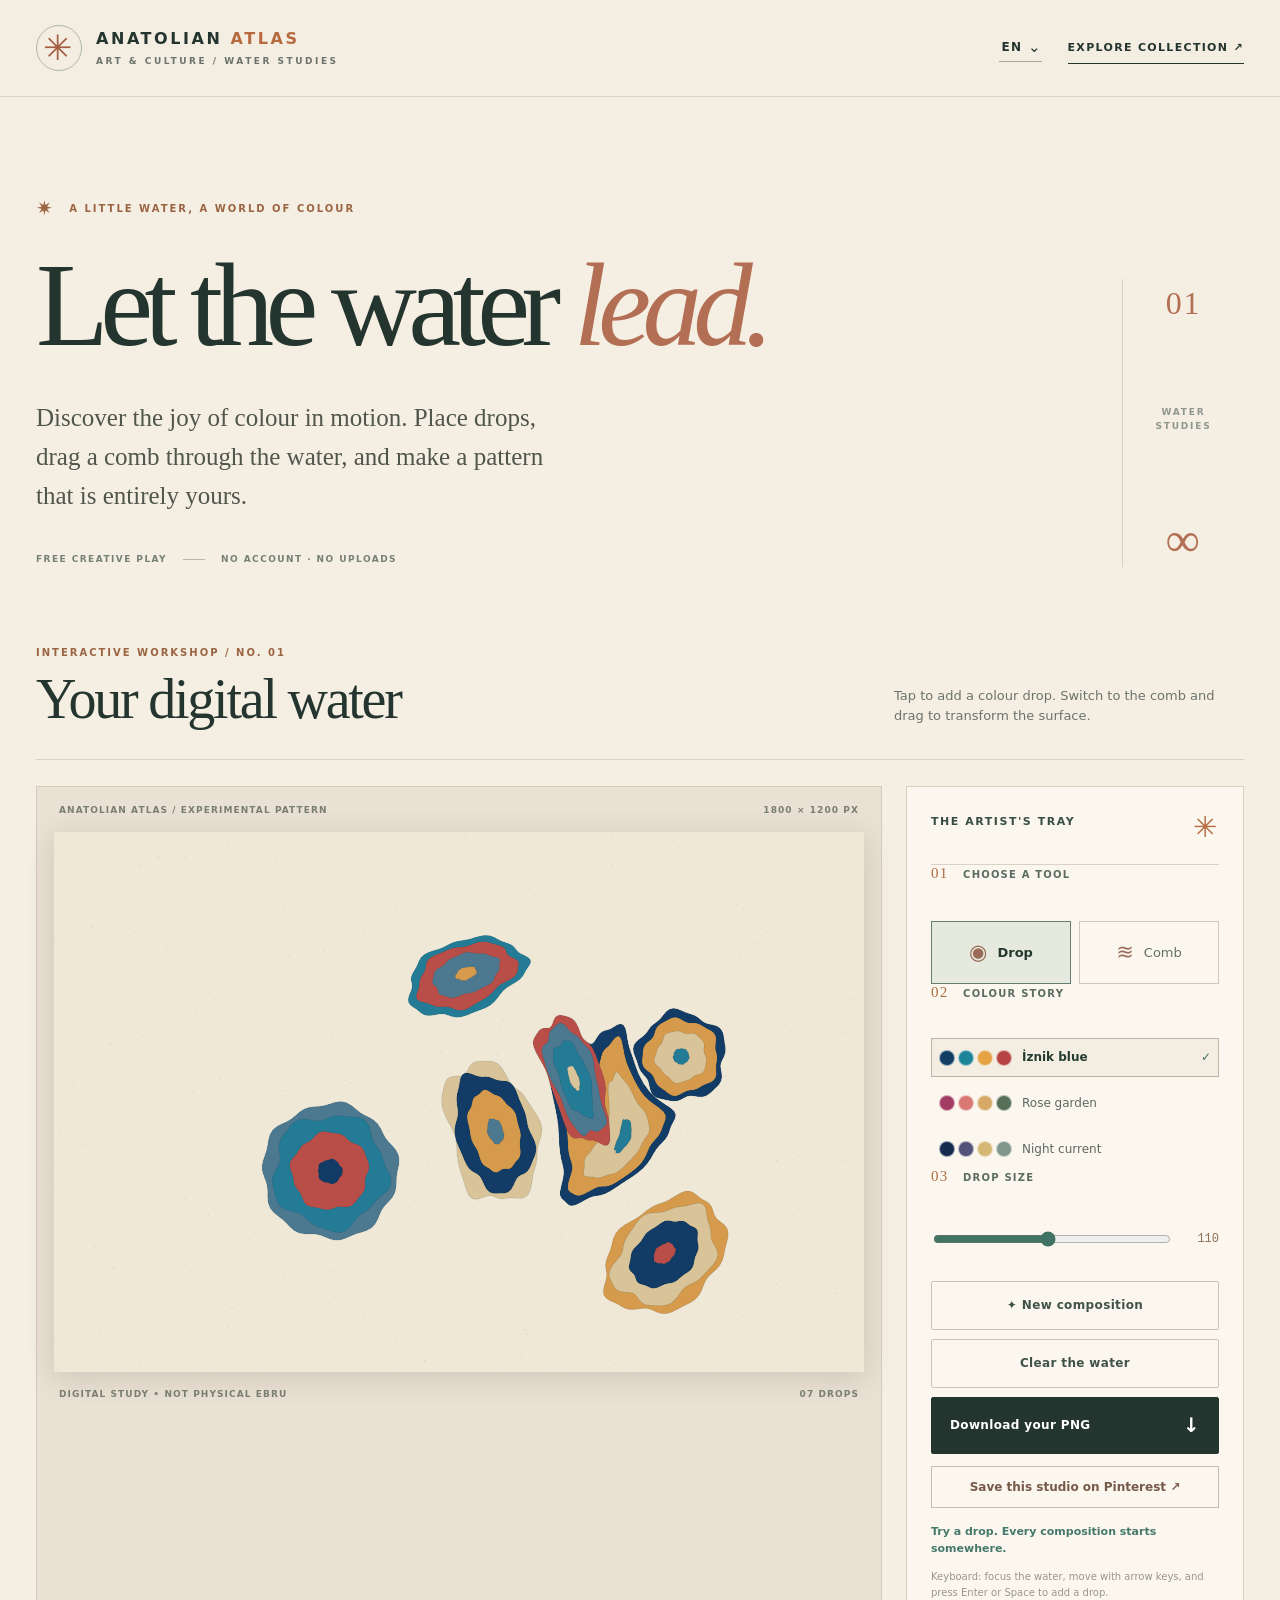
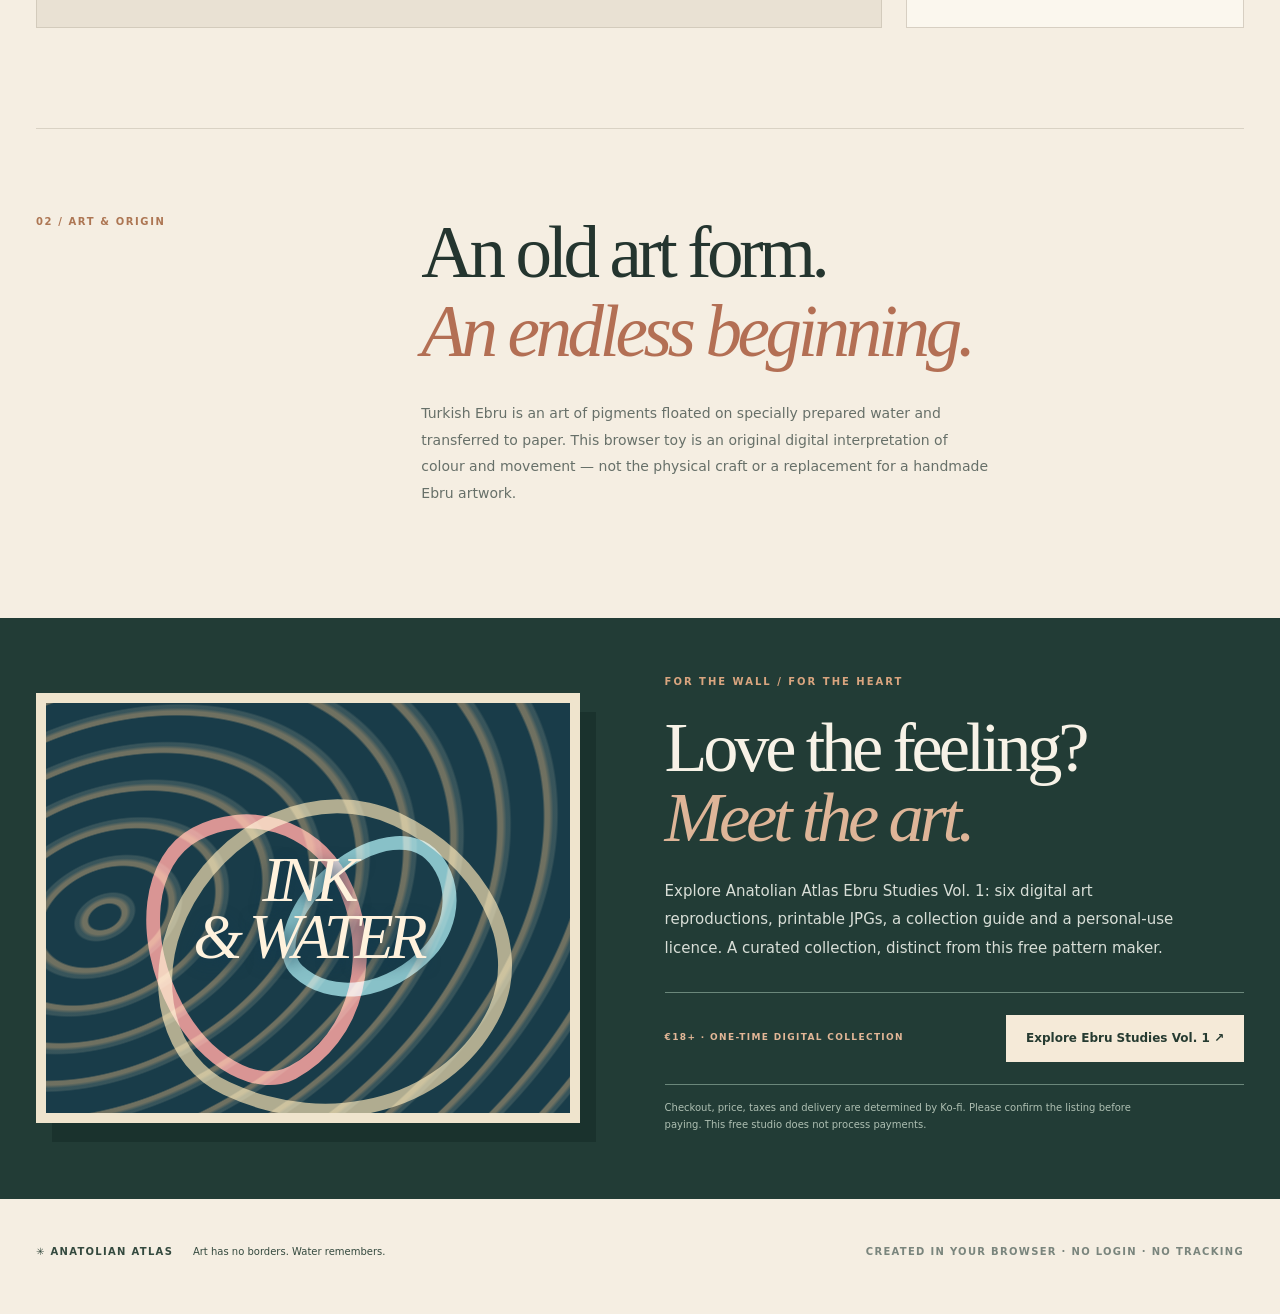
<file: anatolian-atlas/studio/index.html>
<!doctype html>
<html lang="en">
<head>
  <meta charset="utf-8">
  <meta name="viewport" content="width=device-width, initial-scale=1">
  <meta name="theme-color" content="#f5eee2">
  <meta name="robots" content="index,follow">
  <title>Digital Ebru Marbling Studio — Create Your Own Pattern | Anatolian Atlas</title>
  <meta name="description" content="Create a free digital Ebru-inspired marbling pattern in your browser. Drop colours, comb the water, download your artwork. No login, uploads or tracking. Explore Anatolian Atlas original art prints.">
  <link rel="canonical" href="https://charlysmoky2010-hub.github.io/ai-guardrails-protocol/anatolian-atlas/studio/">
  <meta property="og:type" content="website">
  <meta property="og:title" content="Water remembers. Your pattern begins here. — Anatolian Atlas">
  <meta property="og:description" content="A free, interactive digital marbling studio. Make something beautiful with colour and movement. No sign-up.">
  <meta property="og:url" content="https://charlysmoky2010-hub.github.io/ai-guardrails-protocol/anatolian-atlas/studio/">
  <meta property="og:image" content="https://static.metricool.com/planner/202611/7068536-file-2516177163958910896.jpeg">
  <meta property="og:image:alt" content="Anatolian Atlas Ebru Studies Vol. 1 digital print collection cover.">
  <meta name="twitter:card" content="summary_large_image">
  <meta name="twitter:image" content="https://static.metricool.com/planner/202611/7068536-file-2516177163958910896.jpeg">
  <link rel="stylesheet" href="./studio.css">
  <script src="./studio.js" defer></script>
  <script type="application/ld+json">{"@context":"https://schema.org","@type":"WebApplication","name":"Anatolian Atlas Digital Ebru Marbling Studio","url":"https://charlysmoky2010-hub.github.io/ai-guardrails-protocol/anatolian-atlas/studio/","applicationCategory":"DesignApplication","operatingSystem":"Any browser","isAccessibleForFree":true,"inLanguage":["en","de","tr"],"description":"Free browser-based digital marbling play inspired by the Turkish art of Ebru. Not a simulation of physical Ebru.","offers":{"@type":"Offer","price":"0","priceCurrency":"EUR"}}</script>
</head>
<body>
  <a class="skip-link" href="#studio">Skip to the studio</a>
  <header class="site-header">
    <div class="shell header-inner">
      <a class="brand" href="#home" aria-label="Anatolian Atlas home">
        <span class="brand-mark" aria-hidden="true">✳</span>
        <span>ANATOLIAN <b>ATLAS</b><small>ART & CULTURE / WATER STUDIES</small></span>
      </a>
      <div class="header-actions">
        <label class="language-select">
          <span class="sr-only" data-i18n="langLabel">Language</span>
          <select id="language" aria-label="Language">
            <option value="en">EN</option>
            <option value="de">DE</option>
            <option value="tr">TR</option>
          </select>
        </label>
        <a href="https://ko-fi.com/s/8f756c2778" class="header-collection" target="_blank" rel="noopener noreferrer" data-i18n="browse">Explore collection ↗</a>
      </div>
    </div>
  </header>
  <main id="home">
    <section class="intro shell">
      <div class="intro-copy">
        <p class="eyebrow"><span class="star">✷</span> <span data-i18n="introTag">A LITTLE WATER, A WORLD OF COLOUR</span></p>
        <h1 data-i18n-html="hero">Let the water <em>lead.</em></h1>
        <p class="lead" data-i18n="intro">Discover the joy of colour in motion. Place drops, drag a comb through the water, and make a pattern that is entirely yours.</p>
        <div class="intro-labels"><span data-i18n="free">FREE CREATIVE PLAY</span><i aria-hidden="true"></i><span data-i18n="private">NO ACCOUNT · NO UPLOADS</span></div>
      </div>
      <div class="intro-aside" aria-hidden="true"><span>01</span><span>WATER<br>STUDIES</span><span>∞</span></div>
    </section>
    <section class="workspace shell" id="studio" aria-labelledby="studio-title">
      <div class="workspace-head">
        <div><p class="eyebrow" data-i18n="workshop">INTERACTIVE WORKSHOP / NO. 01</p><h2 id="studio-title" data-i18n="workbenchTitle">Your digital water</h2></div>
        <p data-i18n="workbenchHint">Tap to add a colour drop. Switch to the comb and drag to transform the surface.</p>
      </div>
      <div class="studio-grid">
        <div class="paper-frame">
          <div class="paper-top"><span data-i18n="paperTop">ANATOLIAN ATLAS / EXPERIMENTAL PATTERN</span><span>1800 × 1200 PX</span></div>
          <canvas id="marbling" width="1800" height="1200" tabindex="0" role="img" aria-label="Editable, interactive digital marbling artwork. Click to drop pigment; use the Comb tool and drag to move the colours. Press Enter to add a drop at the keyboard cursor."></canvas>
          <div class="paper-bottom"><span data-i18n="paperBottom">DIGITAL STUDY • NOT PHYSICAL EBRU</span><span id="drop-count" aria-live="polite">07 DROPS</span></div>
        </div>
        <aside class="control-panel" aria-label="Creative controls">
          <div class="control-title"><span data-i18n="toolkit">THE ARTIST'S TRAY</span><span>✳</span></div>
          <fieldset>
            <legend><span class="control-index">01</span> <span data-i18n="tool">CHOOSE A TOOL</span></legend>
            <div class="segmented" role="group" aria-label="Tool">
              <button id="tool-drop" class="selected" type="button" aria-pressed="true"><span class="symbol">◉</span><span data-i18n="drop">Drop</span></button>
              <button id="tool-comb" type="button" aria-pressed="false"><span class="symbol">≋</span><span data-i18n="comb">Comb</span></button>
            </div>
          </fieldset>
          <fieldset>
            <legend><span class="control-index">02</span> <span data-i18n="palette">COLOUR STORY</span></legend>
            <div id="palettes" class="palette-options" role="group" aria-label="Colour palettes">
              <button type="button" data-palette="iznik" class="palette-option selected" aria-pressed="true"><span class="palette-swatches"><i style="background:#133e64"></i><i style="background:#1d8598"></i><i style="background:#e5a344"></i><i style="background:#b74443"></i></span><span data-i18n="iznik">İznik blue</span><span class="check" aria-hidden="true">✓</span></button>
              <button type="button" data-palette="rose" class="palette-option" aria-pressed="false"><span class="palette-swatches"><i style="background:#a33c63"></i><i style="background:#d97875"></i><i style="background:#d7aa69"></i><i style="background:#566f57"></i></span><span data-i18n="rose">Rose garden</span><span class="check" aria-hidden="true">✓</span></button>
              <button type="button" data-palette="nocturne" class="palette-option" aria-pressed="false"><span class="palette-swatches"><i style="background:#152c4e"></i><i style="background:#52527a"></i><i style="background:#d6b875"></i><i style="background:#7f978d"></i></span><span data-i18n="nocturne">Night current</span><span class="check" aria-hidden="true">✓</span></button>
            </div>
          </fieldset>
          <fieldset>
            <legend><span class="control-index">03</span> <label for="drop-size" data-i18n="size">DROP SIZE</label></legend>
            <div class="range-line"><input type="range" id="drop-size" min="35" max="190" value="110" step="5"><output id="drop-size-value" for="drop-size">110</output></div>
          </fieldset>
          <div class="actions">
            <button id="new-pattern" class="action action-secondary" type="button"><span data-i18n="new">✦ New composition</span></button>
            <button id="clear-pattern" class="action action-secondary" type="button"><span data-i18n="clear">Clear the water</span></button>
            <button id="download" class="action action-primary" type="button"><span data-i18n="download">Download your PNG</span><span aria-hidden="true">↓</span></button>
          </div>
          <a id="pinterest-share" class="studio-share" href="https://www.pinterest.com/pin/create/button/" target="_blank" rel="noopener noreferrer"><span data-i18n="savePinterest">Save this studio on Pinterest ↗</span></a>
          <p id="studio-status" class="studio-status" role="status" aria-live="polite" data-i18n="status">Try a drop. Every composition starts somewhere.</p>
          <p class="controls-note" data-i18n="shortcut">Keyboard: focus the water, move with arrow keys, and press Enter or Space to add a drop.</p>
        </aside>
      </div>
    </section>
    <section class="art-note shell">
      <span class="note-number">02 / ART & ORIGIN</span>
      <div>
        <h2 data-i18n-html="originTitle">An old art form.<br><em>An endless beginning.</em></h2>
        <p data-i18n="origin">Turkish Ebru is an art of pigments floated on specially prepared water and transferred to paper. This browser toy is an original digital interpretation of colour and movement — not the physical craft or a replacement for a handmade Ebru artwork.</p>
      </div>
    </section>
    <section class="collection-band" id="collection">
      <div class="shell collection-inner">
        <div class="collection-art" aria-hidden="true"><div class="collection-orbit orbit-a"></div><div class="collection-orbit orbit-b"></div><div class="collection-orbit orbit-c"></div><span>INK<br>& WATER</span></div>
        <div class="collection-copy">
          <p class="eyebrow" data-i18n="premiumTag">FOR THE WALL / FOR THE HEART</p>
          <h2 data-i18n-html="premiumTitle">Love the feeling?<br><em>Meet the art.</em></h2>
          <p data-i18n="premiumBody">Explore Anatolian Atlas Ebru Studies Vol. 1: six digital art reproductions, printable JPGs, a collection guide and a personal-use licence. A curated collection, distinct from this free pattern maker.</p>
          <div class="offer-row"><span data-i18n="price">€18+ · ONE-TIME DIGITAL COLLECTION</span><a href="https://ko-fi.com/s/8f756c2778" target="_blank" rel="noopener noreferrer" data-i18n="offerCta">Explore Ebru Studies Vol. 1 ↗</a></div>
          <p class="fineprint" data-i18n="disclaimer">Checkout, price, taxes and delivery are determined by Ko-fi. Please confirm the listing before paying. This free studio does not process payments.</p>
        </div>
      </div>
    </section>
  </main>
  <footer class="footer shell"><p>✳ ANATOLIAN ATLAS <span data-i18n="footer">Art has no borders. Water remembers.</span></p><p data-i18n="privacyFooter">CREATED IN YOUR BROWSER · NO LOGIN · NO TRACKING</p></footer>
</body>
</html>
</file>
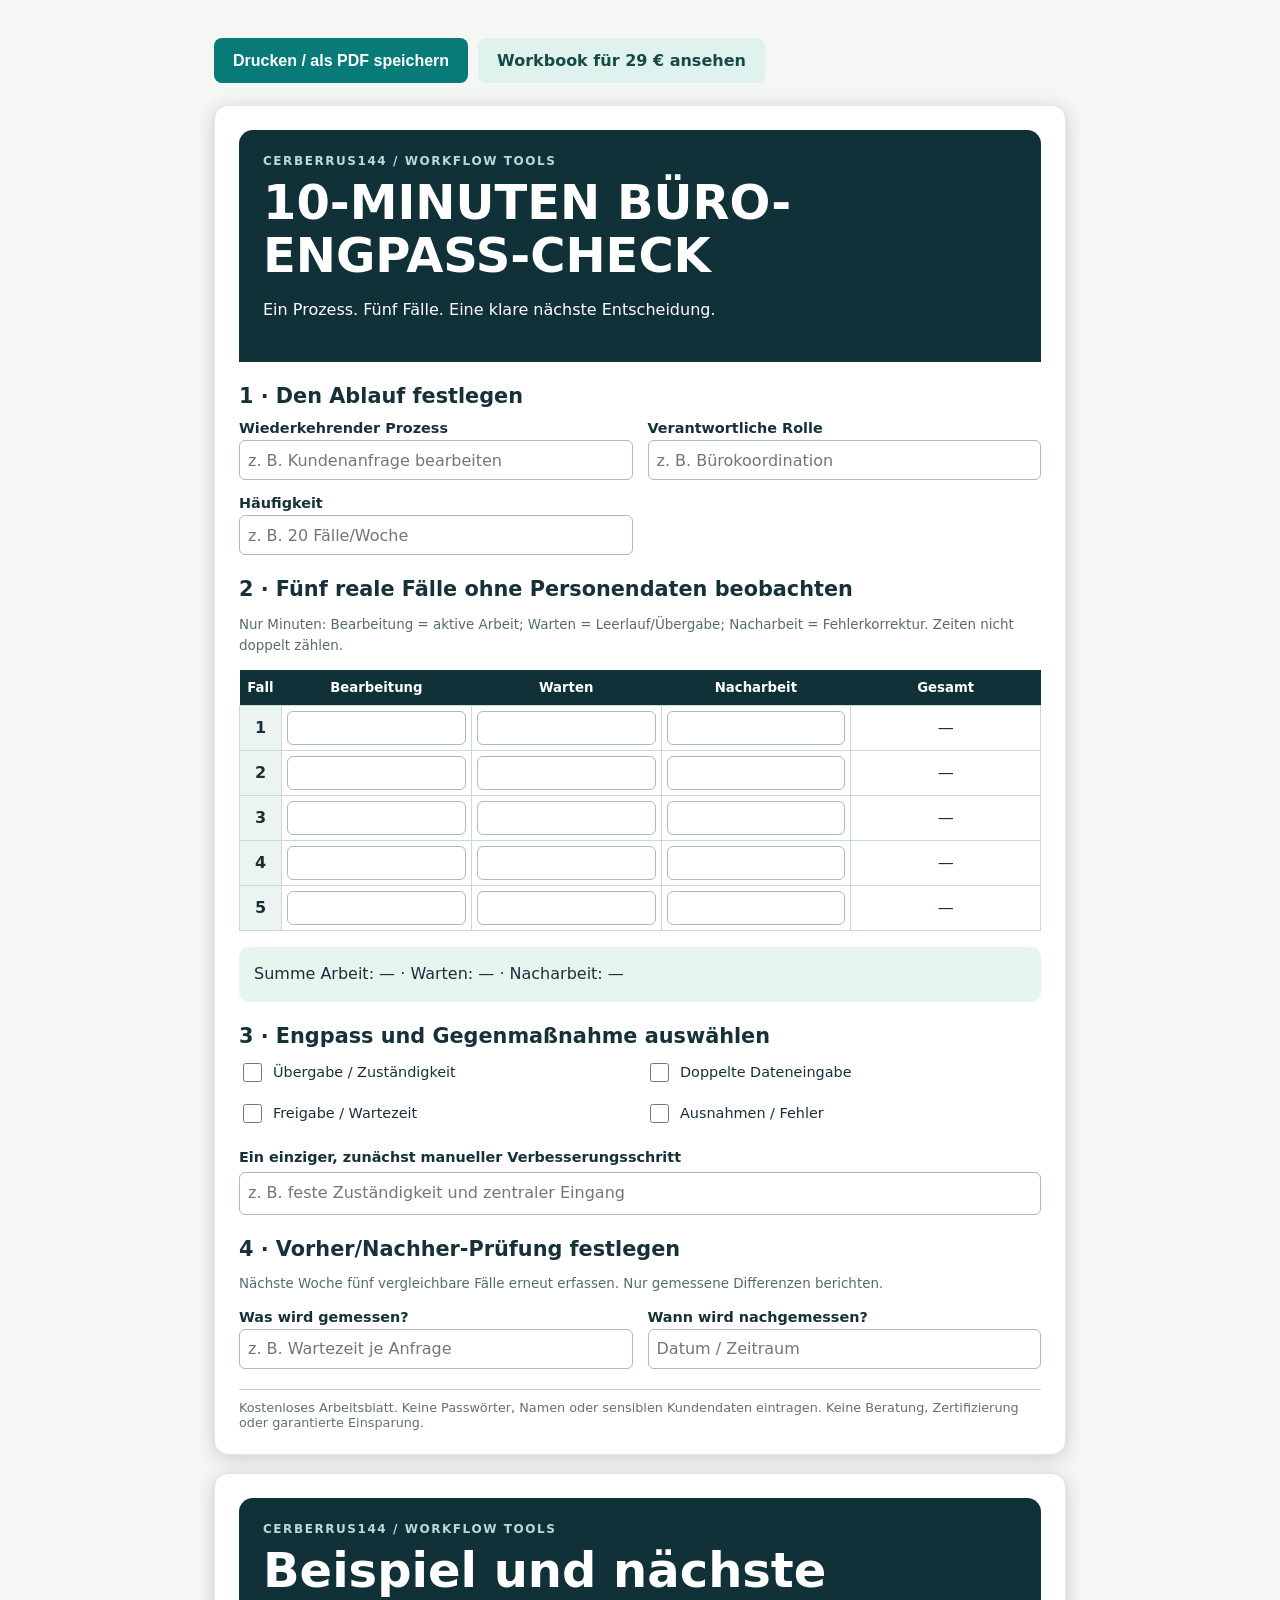
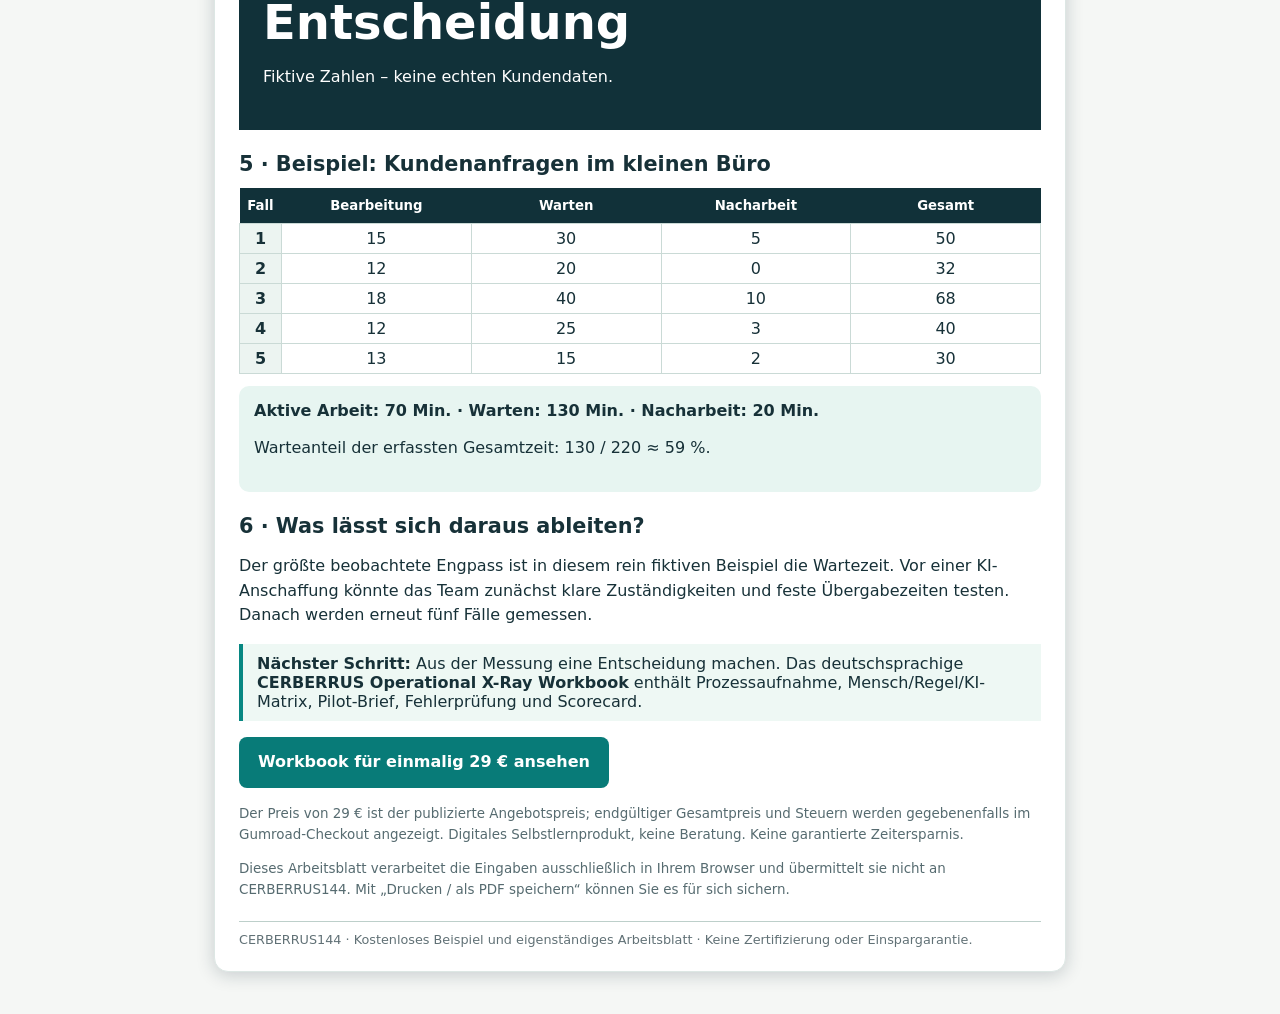
<file: operational-xray-workbook/engpass-check/index.html>
<!doctype html>
<html lang="de">
<head>
<meta charset="utf-8">
<meta name="viewport" content="width=device-width, initial-scale=1">
<title>Kostenloser 10-Minuten Büro-Engpass-Check | CERBERRUS144</title>
<meta name="description" content="Kostenloses, druckbares Arbeitsblatt: Einen Büroprozess anhand von fünf Fällen untersuchen – ohne Login und ohne Upload von Kundendaten.">
<meta name="robots" content="index,follow">
<link rel="canonical" href="https://charlysmoky2010-hub.github.io/ai-guardrails-protocol/operational-xray-workbook/engpass-check/">
<style>
:root{font-family:system-ui,-apple-system,Segoe UI,Arial,sans-serif;color:#173138;background:#f5f7f5}
*{box-sizing:border-box}body{margin:0}main{max-width:900px;margin:auto;padding:24px}
h1{font-size:clamp(1.8rem,5vw,3rem);line-height:1.1;margin:.5rem 0}h2{font-size:1.3rem;margin:22px 0 12px}p{line-height:1.55}
.header{background:#113139;color:#fff;padding:24px;border-radius:14px 14px 0 0}
.eyebrow{font-size:.75rem;font-weight:750;letter-spacing:.13em;color:#b6dcda}
.sheet{padding:24px;background:#fff;border:1px solid #dde7e4;border-radius:14px;margin-bottom:18px;box-shadow:0 3px 18px #1233}
.grid{display:grid;grid-template-columns:repeat(2,1fr);gap:15px}
label{display:block;font-weight:700;font-size:.9rem;margin-bottom:4px}
input,textarea{font:inherit;border:1px solid #aabbb8;border-radius:6px;min-height:40px;padding:8px;width:100%;background:#fff;color:#173138}
input:focus-visible,textarea:focus-visible,a:focus-visible,button:focus-visible{outline:3px solid #dcba52;outline-offset:2px}
.small{font-size:.84rem;color:#566b70}
table{border-collapse:collapse;width:100%;margin:12px 0;table-layout:fixed}
th{background:#113139;color:#fff;padding:10px 5px;font-size:.83rem}td{border:1px solid #cadad6;text-align:center;padding:5px}td input{min-height:34px;text-align:center;padding:5px}
th:first-child{width:42px} td:first-child{font-weight:700;background:#ecf4f1}
button,.button{background:#087b78;color:#fff;border:0;border-radius:8px;padding:13px 19px;font-weight:750;font-size:1rem;cursor:pointer;text-decoration:none;display:inline-block}
.secondary{background:#e0f2ee;color:#164a47}.controls{display:flex;gap:10px;flex-wrap:wrap;margin:14px 0 22px}.highlight{padding:15px;border-radius:10px;background:#e7f5f1}
.checks{display:grid;grid-template-columns:1fr 1fr;gap:12px}.checks label{display:flex;align-items:center;gap:8px;font-weight:500}.checks input{width:19px;min-height:19px}
.note{border-left:4px solid #078782;padding:10px 14px;background:#eef8f4}
a{color:#026f74}
.foot{font-size:.8rem;color:#617176;border-top:1px solid #bdcfca;margin-top:20px;padding-top:10px}
@media(max-width:610px){.grid,.checks{grid-template-columns:1fr}.sheet{padding:14px}th{font-size:.7rem;padding:7px 1px}td{padding:2px}td input{font-size:.83rem}}
@page{size:A4;margin:12mm}
@media print{body{background:#fff;font-size:10.5pt}main{max-width:none;padding:0}.sheet{border:0;box-shadow:none;break-after:page;padding:0;margin:0}.header{border-radius:0;padding:15px;margin-bottom:10px}h1{font-size:23pt}h2{font-size:14pt;margin:15px 0 8px}.controls,.no-print{display:none!important}input,textarea{border:0;border-bottom:1px solid #aabbb8;border-radius:0;padding:4px;height:30px;min-height:30px;print-color-adjust:exact}.checks input{border:1px solid #333}.highlight,th,.header{print-color-adjust:exact;-webkit-print-color-adjust:exact}.foot{font-size:8pt}}
</style>
</head>
<body>
<main>
<div class="controls no-print"><button type="button" onclick="window.print()">Drucken / als PDF speichern</button><a class="button secondary" href="../">Workbook für 29 € ansehen</a></div>
<section class="sheet" aria-label="Arbeitsblatt Seite 1">
<div class="header"><div class="eyebrow">CERBERRUS144 / WORKFLOW TOOLS</div><h1>10-MINUTEN BÜRO-ENGPASS-CHECK</h1><p>Ein Prozess. Fünf Fälle. Eine klare nächste Entscheidung.</p></div>
<h2>1 · Den Ablauf festlegen</h2>
<div class="grid"><div><label for="prozess">Wiederkehrender Prozess</label><input id="prozess" placeholder="z. B. Kundenanfrage bearbeiten"></div><div><label for="rolle">Verantwortliche Rolle</label><input id="rolle" placeholder="z. B. Bürokoordination"></div><div><label for="anzahl">Häufigkeit</label><input id="anzahl" placeholder="z. B. 20 Fälle/Woche"></div></div>
<h2>2 · Fünf reale Fälle ohne Personendaten beobachten</h2>
<p class="small">Nur Minuten: Bearbeitung = aktive Arbeit; Warten = Leerlauf/Übergabe; Nacharbeit = Fehlerkorrektur. Zeiten nicht doppelt zählen.</p>
<table><thead><tr><th>Fall</th><th>Bearbeitung</th><th>Warten</th><th>Nacharbeit</th><th>Gesamt</th></tr></thead><tbody>
<tr><td>1</td><td><input aria-label="Fall 1 Bearbeitung in Minuten" type="number" min="0" step="1" inputmode="numeric" class="m" data-row="1" data-kind="a"></td><td><input aria-label="Fall 1 Warten in Minuten" type="number" min="0" step="1" inputmode="numeric" class="m" data-row="1" data-kind="w"></td><td><input aria-label="Fall 1 Nacharbeit in Minuten" type="number" min="0" step="1" inputmode="numeric" class="m" data-row="1" data-kind="n"></td><td><output id="total1">—</output></td></tr>
<tr><td>2</td><td><input aria-label="Fall 2 Bearbeitung in Minuten" type="number" min="0" step="1" inputmode="numeric" class="m" data-row="2" data-kind="a"></td><td><input aria-label="Fall 2 Warten in Minuten" type="number" min="0" step="1" inputmode="numeric" class="m" data-row="2" data-kind="w"></td><td><input aria-label="Fall 2 Nacharbeit in Minuten" type="number" min="0" step="1" inputmode="numeric" class="m" data-row="2" data-kind="n"></td><td><output id="total2">—</output></td></tr>
<tr><td>3</td><td><input aria-label="Fall 3 Bearbeitung in Minuten" type="number" min="0" step="1" inputmode="numeric" class="m" data-row="3" data-kind="a"></td><td><input aria-label="Fall 3 Warten in Minuten" type="number" min="0" step="1" inputmode="numeric" class="m" data-row="3" data-kind="w"></td><td><input aria-label="Fall 3 Nacharbeit in Minuten" type="number" min="0" step="1" inputmode="numeric" class="m" data-row="3" data-kind="n"></td><td><output id="total3">—</output></td></tr>
<tr><td>4</td><td><input aria-label="Fall 4 Bearbeitung in Minuten" type="number" min="0" step="1" inputmode="numeric" class="m" data-row="4" data-kind="a"></td><td><input aria-label="Fall 4 Warten in Minuten" type="number" min="0" step="1" inputmode="numeric" class="m" data-row="4" data-kind="w"></td><td><input aria-label="Fall 4 Nacharbeit in Minuten" type="number" min="0" step="1" inputmode="numeric" class="m" data-row="4" data-kind="n"></td><td><output id="total4">—</output></td></tr>
<tr><td>5</td><td><input aria-label="Fall 5 Bearbeitung in Minuten" type="number" min="0" step="1" inputmode="numeric" class="m" data-row="5" data-kind="a"></td><td><input aria-label="Fall 5 Warten in Minuten" type="number" min="0" step="1" inputmode="numeric" class="m" data-row="5" data-kind="w"></td><td><input aria-label="Fall 5 Nacharbeit in Minuten" type="number" min="0" step="1" inputmode="numeric" class="m" data-row="5" data-kind="n"></td><td><output id="total5">—</output></td></tr>
</tbody></table>
<p class="highlight" id="summary" aria-live="polite">Summe Arbeit: — · Warten: — · Nacharbeit: —</p>
<h2>3 · Engpass und Gegenmaßnahme auswählen</h2>
<div class="checks"><label><input type="checkbox">Übergabe / Zuständigkeit</label><label><input type="checkbox">Doppelte Dateneingabe</label><label><input type="checkbox">Freigabe / Wartezeit</label><label><input type="checkbox">Ausnahmen / Fehler</label></div>
<p><label for="massnahme">Ein einziger, zunächst manueller Verbesserungsschritt</label><input id="massnahme" placeholder="z. B. feste Zuständigkeit und zentraler Eingang"></p>
<h2>4 · Vorher/Nachher-Prüfung festlegen</h2>
<p class="small">Nächste Woche fünf vergleichbare Fälle erneut erfassen. Nur gemessene Differenzen berichten.</p>
<div class="grid"><div><label for="metrik">Was wird gemessen?</label><input id="metrik" placeholder="z. B. Wartezeit je Anfrage"></div><div><label for="termin">Wann wird nachgemessen?</label><input id="termin" placeholder="Datum / Zeitraum"></div></div>
<div class="foot">Kostenloses Arbeitsblatt. Keine Passwörter, Namen oder sensiblen Kundendaten eintragen. Keine Beratung, Zertifizierung oder garantierte Einsparung.</div>
</section>
<section class="sheet" aria-label="Arbeitsblatt Seite 2">
<div class="header"><div class="eyebrow">CERBERRUS144 / WORKFLOW TOOLS</div><h1>Beispiel und nächste Entscheidung</h1><p>Fiktive Zahlen – keine echten Kundendaten.</p></div>
<h2>5 · Beispiel: Kundenanfragen im kleinen Büro</h2>
<table><thead><tr><th>Fall</th><th>Bearbeitung</th><th>Warten</th><th>Nacharbeit</th><th>Gesamt</th></tr></thead><tbody>
<tr><td>1</td><td>15</td><td>30</td><td>5</td><td>50</td></tr><tr><td>2</td><td>12</td><td>20</td><td>0</td><td>32</td></tr><tr><td>3</td><td>18</td><td>40</td><td>10</td><td>68</td></tr><tr><td>4</td><td>12</td><td>25</td><td>3</td><td>40</td></tr><tr><td>5</td><td>13</td><td>15</td><td>2</td><td>30</td></tr>
</tbody></table>
<div class="highlight"><strong>Aktive Arbeit: 70 Min. · Warten: 130 Min. · Nacharbeit: 20 Min.</strong><p>Warteanteil der erfassten Gesamtzeit: 130 / 220 ≈ 59 %.</p></div>
<h2>6 · Was lässt sich daraus ableiten?</h2>
<p>Der größte beobachtete Engpass ist in diesem rein fiktiven Beispiel die Wartezeit. Vor einer KI-Anschaffung könnte das Team zunächst klare Zuständigkeiten und feste Übergabezeiten testen. Danach werden erneut fünf Fälle gemessen.</p>
<div class="note"><strong>Nächster Schritt:</strong> Aus der Messung eine Entscheidung machen. Das deutschsprachige <strong>CERBERRUS Operational X-Ray Workbook</strong> enthält Prozessaufnahme, Mensch/Regel/KI-Matrix, Pilot-Brief, Fehlerprüfung und Scorecard.</div>
<p class="no-print"><a class="button" href="../?utm_source=free_check&utm_medium=organic&utm_campaign=xray_first_sale_2026">Workbook für einmalig 29 € ansehen</a></p>
<p class="small">Der Preis von 29 € ist der publizierte Angebotspreis; endgültiger Gesamtpreis und Steuern werden gegebenenfalls im Gumroad-Checkout angezeigt. Digitales Selbstlernprodukt, keine Beratung. Keine garantierte Zeitersparnis.</p>
<p class="small no-print">Dieses Arbeitsblatt verarbeitet die Eingaben ausschließlich in Ihrem Browser und übermittelt sie nicht an CERBERRUS144. Mit „Drucken / als PDF speichern“ können Sie es für sich sichern.</p>
<div class="foot">CERBERRUS144 · Kostenloses Beispiel und eigenständiges Arbeitsblatt · Keine Zertifizierung oder Einspargarantie.</div>
</section>
</main>
<script>
(function(){"use strict";
const fields=[...document.querySelectorAll(".m")];
function update(){
let a=0,w=0,n=0,seen=false;
for(let i=1;i<=5;i++){
 const vals={};let has=false;
 for(const k of ["a","w","n"]){const el=document.querySelector('[data-row="'+i+'"][data-kind="'+k+'"]');const v=el.value===""?0:Number(el.value);vals[k]=Number.isFinite(v)&&v>=0?v:0;if(el.value!=="")has=true;}
 document.getElementById("total"+i).textContent=has?String(vals.a+vals.w+vals.n):"—";
 if(has){seen=true;a+=vals.a;w+=vals.w;n+=vals.n;}
}
document.getElementById("summary").textContent=seen?"Summe Arbeit: "+a+" Min. · Warten: "+w+" Min. · Nacharbeit: "+n+" Min. · Gesamt: "+(a+w+n)+" Min.":"Summe Arbeit: — · Warten: — · Nacharbeit: —";
}
fields.forEach(x=>x.addEventListener("input",update));
})();
</script>
</body></html>
</file>
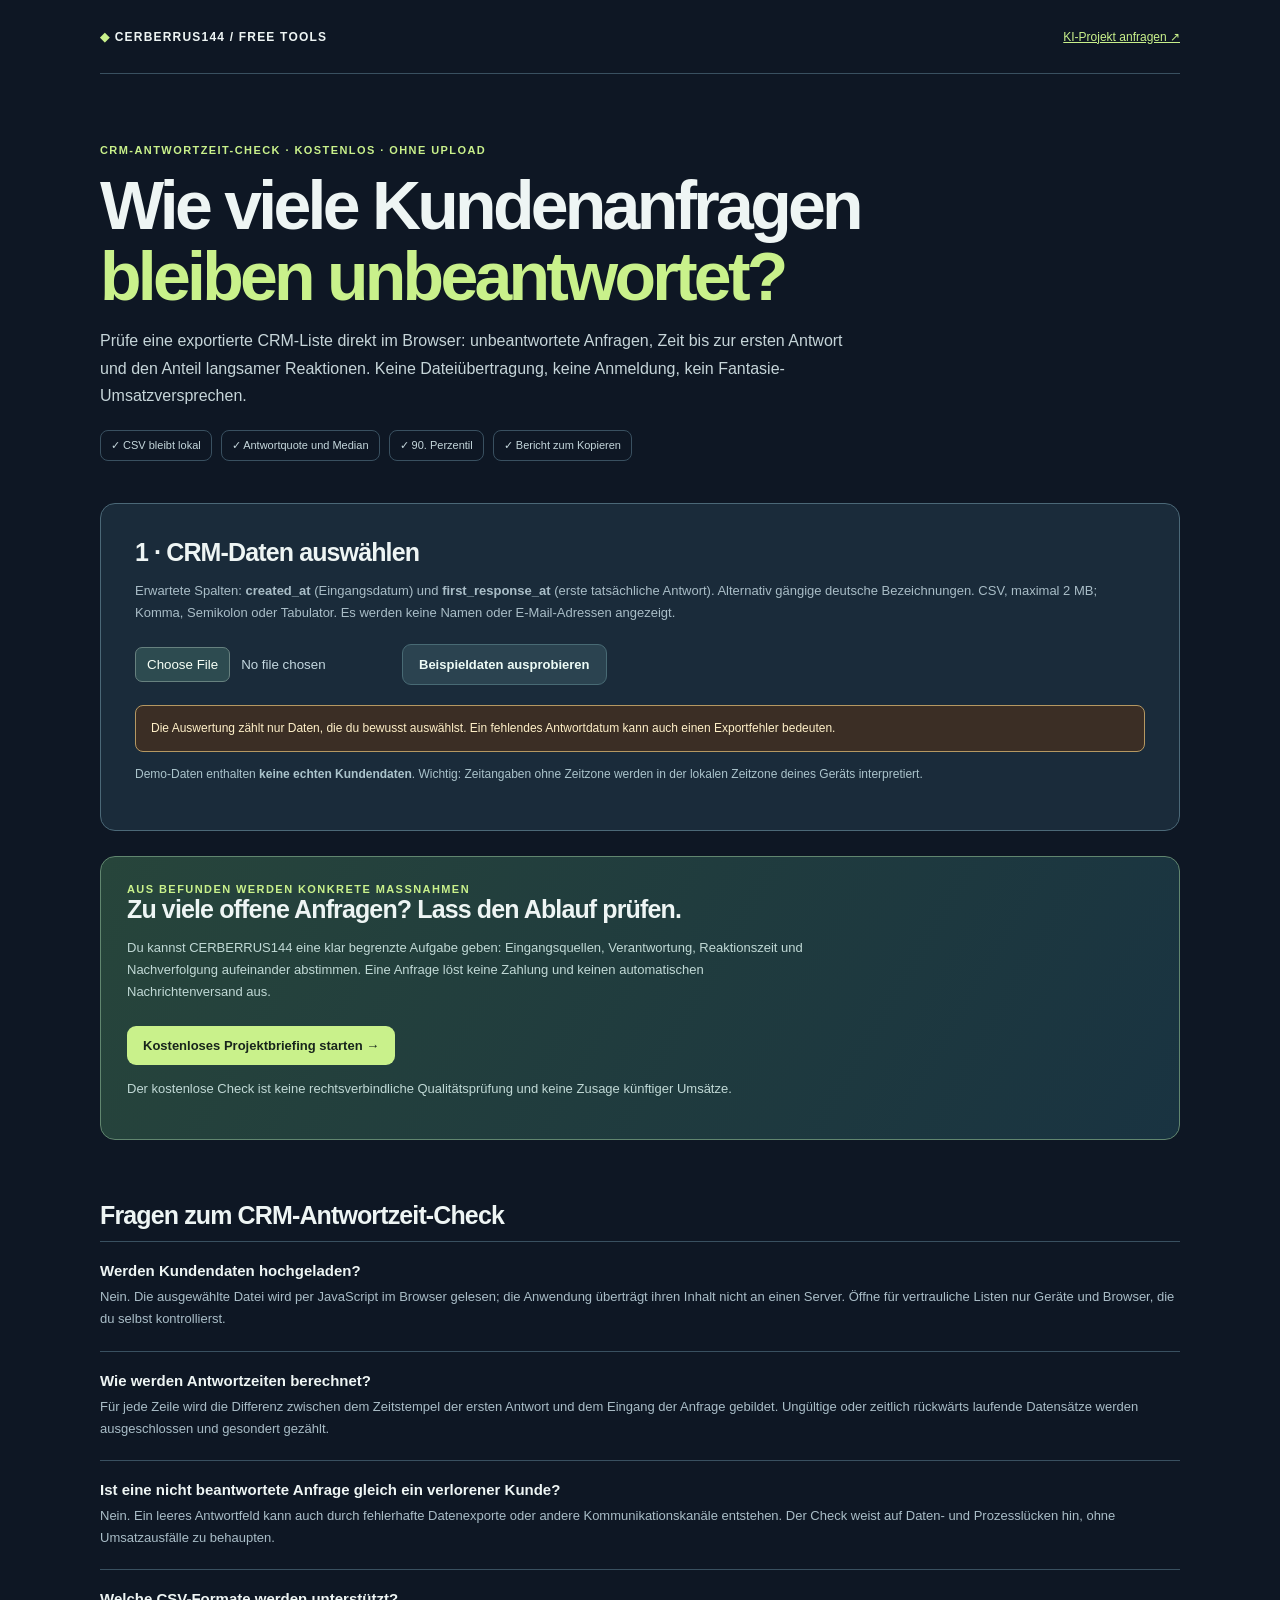
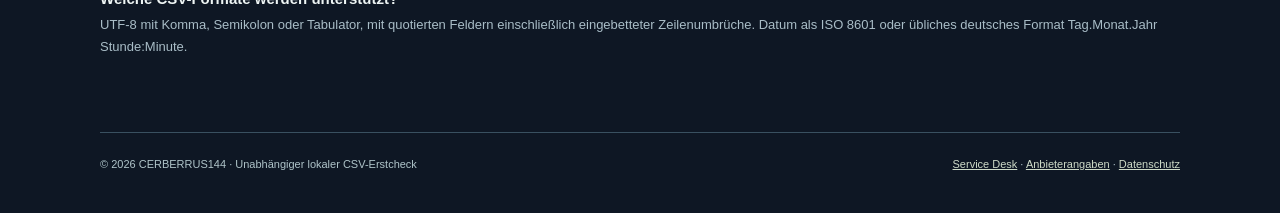
<file: tools/crm-response-check/index.html>
<!doctype html>
<html lang="de"><head>
<meta charset="utf-8"><meta name="viewport" content="width=device-width,initial-scale=1">
<title>CRM-CSV Antwortzeiten prüfen · Kostenlos, ohne Upload | CERBERRUS144</title>
<meta name="description" content="CRM-CSV kostenlos lokal prüfen: Wie viele Kundenanfragen sind unbeantwortet? Antwortzeiten, Median, P90 und fehlende Antworten messen. Kein Upload, keine Anmeldung.">
<meta name="robots" content="index,follow"><meta name="theme-color" content="#0e1724">
<meta property="og:type" content="website"><meta property="og:title" content="CRM Antwortzeit & unbeantwortete Anfragen aus CSV prüfen">
<meta property="og:description" content="Kostenloser Lead-Response-Audit im Browser. Deine CSV-Datei bleibt auf deinem Gerät.">
<script type="application/ld+json">{"@context":"https://schema.org","@type":"SoftwareApplication","name":"CERBERRUS144 CRM Response Audit","applicationCategory":"BusinessApplication","operatingSystem":"Web browser","offers":{"@type":"Offer","price":"0","priceCurrency":"EUR"},"description":"Lokale CSV-Auswertung der Antwortzeit und fehlenden Antworten für eingehende Kundenanfragen."}</script>
<style>
:root{font-family:Inter,-apple-system,BlinkMacSystemFont,"Segoe UI",Arial,sans-serif;--bg:#0e1724;--ink:#eef5f4;--muted:#a9bdc7;--stroke:#395060;--card:#1a2b3a;--lime:#c9f18b;background:var(--bg);color:var(--ink)}*{box-sizing:border-box}body{margin:0}main{width:min(1080px,calc(100% - 32px));margin:auto}.top{height:74px;border-bottom:1px solid var(--stroke);display:flex;justify-content:space-between;align-items:center;gap:10px}.brand{font-size:12px;letter-spacing:.1em;font-weight:800;color:var(--ink);text-decoration:none}.brand b{color:var(--lime)}.top a:last-child{color:var(--lime);font-size:12px}.hero{padding:70px 0 42px}.eyebrow{font-size:11px;font-weight:780;letter-spacing:.13em;text-transform:uppercase;color:var(--lime)}h1{font-size:clamp(38px,6vw,68px);font-weight:690;letter-spacing:-.055em;line-height:1.04;max-width:950px;margin:14px 0}h1 em{font-style:normal;color:var(--lime)}.lead{max-width:760px;line-height:1.72;font-size:16px;color:#c6d5d9}.chips{display:flex;gap:9px;flex-wrap:wrap;margin-top:20px}.chips span{padding:8px 10px;border:1px solid var(--stroke);border-radius:8px;font-size:11px;color:#c5d7dc}
.box{border:1px solid #4b6877;background:var(--card);border-radius:15px;padding:clamp(19px,3.5vw,34px);margin-bottom:25px}h2{font-size:25px;letter-spacing:-.035em;margin:0 0 11px}.help{font-size:13px;color:var(--muted);line-height:1.7}.upload{display:flex;align-items:center;gap:14px;flex-wrap:wrap;margin:20px 0}.btn{border:0;background:var(--lime);color:#18251c;font-weight:760;padding:12px 16px;border-radius:9px;cursor:pointer;font-size:13px}.btn.secondary{background:#2b4350;color:#edfbf6;border:1px solid #486a74}.upload input{max-width:100%;color:#c3d7df}.upload input::file-selector-button{background:#2d4b50;color:#f7fff6;border:1px solid #67817f;border-radius:7px;padding:9px 11px;margin-right:11px;cursor:pointer}.grid{display:grid;grid-template-columns:repeat(3,1fr);gap:14px}.metric{border:1px solid #47606b;background:#102331;border-radius:11px;padding:18px}.metric small{display:block;text-transform:uppercase;letter-spacing:.08em;color:#a6bfca;font-size:10px;line-height:1.6}.metric strong{display:block;margin-top:8px;font-size:clamp(24px,3.5vw,42px);font-weight:740;letter-spacing:-.055em}.metric span{font-size:11px;color:#b4c9d2}.hidden{display:none!important}.warning{background:#3b2e25;border:1px solid #b59862;color:#fff0c8;padding:12px 15px;border-radius:8px;font-size:12px;line-height:1.7}.error{background:#3b2430;border:1px solid #bd6976;color:#ffd4d9}.good{border:1px solid #88bc76;background:#203427;padding:12px 15px;border-radius:8px;color:#e0fad4;font-size:12px}.bar{background:#314857;border-radius:7px;overflow:hidden;height:13px;margin:10px 0}.bar>div{background:var(--lime);height:100%;width:0%;transition:width .2s}.note{color:#a9bfca;font-size:12px;line-height:1.75}.example{font-size:12px;line-height:1.7;color:#aac3cb}.example code{color:#d4edac;overflow-wrap:anywhere}.actions{display:flex;flex-wrap:wrap;gap:12px;margin-top:22px}.faq{padding:31px 0 54px}.faq article{padding:20px 0;border-top:1px solid var(--stroke)}.faq h3{font-size:15px;margin:0 0 7px}.faq p{font-size:13px;line-height:1.7;color:var(--muted);margin:0}.foot{border-top:1px solid var(--stroke);padding:25px 0 43px;display:flex;gap:15px;justify-content:space-between;flex-wrap:wrap;font-size:11px;color:#afc4c9}.foot a{color:#cedbc8}.resulthead{margin:0 0 18px}.resulthead p{margin:6px 0;color:var(--muted);font-size:12px}.mapping{display:grid;grid-template-columns:repeat(2,1fr);gap:12px;margin:19px 0}.mapping label{font-size:12px;color:#d7e7e9}.mapping select{display:block;width:100%;padding:11px;margin-top:8px;color:var(--ink);background:#112431;border:1px solid var(--stroke);border-radius:8px}.cta{background:linear-gradient(120deg,#27453b,#193341);border:1px solid #61866f;padding:26px;border-radius:15px;margin-bottom:30px}.cta h2{margin:0 0 10px}.cta p{color:#c1d9d6;font-size:13px;line-height:1.7;max-width:690px}.cta a{text-decoration:none;display:inline-block;margin-top:10px}.attention{color:#fbd79e}button:focus-visible,a:focus-visible,select:focus-visible,input:focus-visible{outline:3px solid #fada80;outline-offset:3px}
@media(max-width:750px){.grid{grid-template-columns:1fr 1fr}.mapping{grid-template-columns:1fr}.hero{padding-top:45px}}@media(max-width:490px){.grid{grid-template-columns:1fr}.top{height:68px}.hero h1{font-size:41px}}
</style></head><body><main>
<header class="top"><a class="brand" href="https://baseless-dust-738gwd3.shipstatic.com/"><b>◆</b> CERBERRUS144 / FREE TOOLS</a><a href="https://baseless-dust-738gwd3.shipstatic.com/#request">KI-Projekt anfragen ↗</a></header>
<section class="hero"><div class="eyebrow">CRM-Antwortzeit-Check · kostenlos · ohne Upload</div>
<h1>Wie viele Kundenanfragen <em>bleiben unbeantwortet?</em></h1>
<p class="lead">Prüfe eine exportierte CRM-Liste direkt im Browser: unbeantwortete Anfragen, Zeit bis zur ersten Antwort und den Anteil langsamer Reaktionen. Keine Dateiübertragung, keine Anmeldung, kein Fantasie-Umsatzversprechen.</p>
<div class="chips"><span>✓ CSV bleibt lokal</span><span>✓ Antwortquote und Median</span><span>✓ 90. Perzentil</span><span>✓ Bericht zum Kopieren</span></div></section>
<section class="box">
<h2>1 · CRM-Daten auswählen</h2><p class="help">Erwartete Spalten: <strong>created_at</strong> (Eingangsdatum) und <strong>first_response_at</strong> (erste tatsächliche Antwort). Alternativ gängige deutsche Bezeichnungen. CSV, maximal 2 MB; Komma, Semikolon oder Tabulator. Es werden keine Namen oder E-Mail-Adressen angezeigt.</p>
<div class="upload"><input type="file" id="file" accept=".csv,.tsv,text/csv,text/tab-separated-values" aria-label="CRM-CSV-Datei auswählen"><button type="button" class="btn secondary" id="demo">Beispieldaten ausprobieren</button></div>
<div id="notice" class="warning">Die Auswertung zählt nur Daten, die du bewusst auswählst. Ein fehlendes Antwortdatum kann auch einen Exportfehler bedeuten.</div>
<div id="mapping" class="mapping hidden"><label>Eingangsdatum-Spalte<select id="created"></select></label><label>Datum der ersten Antwort<select id="responded"></select></label></div>
<button type="button" class="btn hidden" id="analyze">2 · Analyse starten</button>
<p class="example">Demo-Daten enthalten <strong>keine echten Kundendaten</strong>. Wichtig: Zeitangaben ohne Zeitzone werden in der lokalen Zeitzone deines Geräts interpretiert.</p>
</section>
<section class="box hidden" id="results" aria-live="polite"><div class="resulthead"><h2>2 · Dein CRM-Befund</h2><p id="sourceInfo"></p></div>
<div class="grid"><div class="metric"><small>Auswertbare Anfragen</small><strong id="total">0</strong><span>Zeilen mit gültigem Eingangsdatum</span></div>
<div class="metric"><small>Ohne Antwortdatum</small><strong id="missing">0</strong><span>Unbeantwortet oder fehlende Exportdaten</span></div>
<div class="metric"><small>Antwortquote</small><strong id="rate">0 %</strong><span>Datensätze mit gültiger Antwortzeit</span></div>
<div class="metric"><small>Median der Antwortzeit</small><strong id="median">–</strong><span>Nur beantwortete Datensätze</span></div>
<div class="metric"><small>90. Perzentil</small><strong id="p90">–</strong><span>90 % der gültigen Antworten liegen darunter</span></div>
<div class="metric"><small>Antwort erst nach 24 h</small><strong id="late">0</strong><span>Unter beantworteten Anfragen</span></div></div>
<p class="note">Gemessener Anteil beantworteter Datensätze</p><div class="bar" aria-label="Anteil antwortender Datensätze"><div id="bar"></div></div>
<div class="warning" id="caveat" style="margin-top:17px"></div>
<div class="actions"><button type="button" class="btn secondary" id="copy">Anonymen Ergebnisbericht kopieren</button><button type="button" class="btn secondary" id="reset">Andere Datei prüfen</button></div>
<p class="note" id="copyState" aria-live="polite"></p>
</section>
<section class="cta"><div class="eyebrow">Aus Befunden werden konkrete Maßnahmen</div><h2>Zu viele offene Anfragen? Lass den Ablauf prüfen.</h2><p>Du kannst CERBERRUS144 eine klar begrenzte Aufgabe geben: Eingangsquellen, Verantwortung, Reaktionszeit und Nachverfolgung aufeinander abstimmen. Eine Anfrage löst keine Zahlung und keinen automatischen Nachrichtenversand aus.</p><a class="btn" href="https://baseless-dust-738gwd3.shipstatic.com/#request">Kostenloses Projektbriefing starten →</a><p class="note">Der kostenlose Check ist keine rechtsverbindliche Qualitätsprüfung und keine Zusage künftiger Umsätze.</p></section>
<section class="faq" id="faq"><h2>Fragen zum CRM-Antwortzeit-Check</h2>
<article><h3>Werden Kundendaten hochgeladen?</h3><p>Nein. Die ausgewählte Datei wird per JavaScript im Browser gelesen; die Anwendung überträgt ihren Inhalt nicht an einen Server. Öffne für vertrauliche Listen nur Geräte und Browser, die du selbst kontrollierst.</p></article>
<article><h3>Wie werden Antwortzeiten berechnet?</h3><p>Für jede Zeile wird die Differenz zwischen dem Zeitstempel der ersten Antwort und dem Eingang der Anfrage gebildet. Ungültige oder zeitlich rückwärts laufende Datensätze werden ausgeschlossen und gesondert gezählt.</p></article>
<article><h3>Ist eine nicht beantwortete Anfrage gleich ein verlorener Kunde?</h3><p>Nein. Ein leeres Antwortfeld kann auch durch fehlerhafte Datenexporte oder andere Kommunikationskanäle entstehen. Der Check weist auf Daten- und Prozesslücken hin, ohne Umsatzausfälle zu behaupten.</p></article>
<article><h3>Welche CSV-Formate werden unterstützt?</h3><p>UTF-8 mit Komma, Semikolon oder Tabulator, mit quotierten Feldern einschließlich eingebetteter Zeilenumbrüche. Datum als ISO 8601 oder übliches deutsches Format Tag.Monat.Jahr Stunde:Minute.</p></article>
</section>
<footer class="foot"><span>© 2026 CERBERRUS144 · Unabhängiger lokaler CSV-Erstcheck</span><div><a href="https://baseless-dust-738gwd3.shipstatic.com/">Service Desk</a> · <a href="https://vlgibwclecuhnnrgycnx.supabase.co/functions/v1/phi-nexus-public?page=imprint&amp;locale=de">Anbieterangaben</a> · <a href="https://vlgibwclecuhnnrgycnx.supabase.co/functions/v1/phi-nexus-public?page=privacy&amp;locale=de">Datenschutz</a></div></footer>
</main>
<script>
"use strict";
(function(){
const $=id=>document.getElementById(id);
let table=null,report=null;
function parseCSV(text,separator){
 if(text.charCodeAt(0)===65279)text=text.slice(1);
 let out=[],row=[],field="",quoted=false;
 for(let i=0;i<text.length;i++){
 const c=text[i];
 if(c==='"'){
   if(quoted&&text[i+1]==='"'){field+='"';i++;}
   else quoted=!quoted;
 }else if(c===separator&&!quoted){row.push(field);field="";}
 else if((c==='\r'||c==='\n')&&!quoted){if(c==='\r'&&text[i+1]==='\n')i++;row.push(field);field="";if(row.some(x=>x.trim()!==""))out.push(row);row=[];}
 else field+=c;
 }
 if(quoted)throw new Error("Nicht geschlossene Anführungszeichen in CSV.");
 row.push(field);
 if(row.some(x=>x.trim()!==""))out.push(row);
 if(out.length>15001)throw new Error("Zu viele Zeilen. Limit: 15.000 Datensätze.");
 return out;
}
function detectSeparator(txt){
 let first=txt.split(/\r?\n/)[0],scores=[',',';','\t'].map(s=>{
 let q=false,n=0;for(let i=0;i<first.length;i++){if(first[i]==='"'){if(first[i+1]==='"')i++;else q=!q;}else if(first[i]===s&&!q)n++;}return [s,n]});
 scores.sort((a,b)=>b[1]-a[1]);
 return scores[0][1]===0?',':scores[0][0];
}
function dt(value){
 let t=String(value||"").trim();if(!t)return null;
 const german=t.match(/^(\d{2})\.(\d{2})\.(\d{4})(?:[ ,T]+(\d{1,2}):(\d{2})(?::(\d{2}))?)?$/);
 if(german){let d=new Date(Number(german[3]),Number(german[2])-1,Number(german[1]),Number(german[4]||0),Number(german[5]||0),Number(german[6]||0));
 if(d.getFullYear()!==Number(german[3])||d.getMonth()!==Number(german[2])-1||d.getDate()!==Number(german[1]))return null;
 return d.getTime();}
 if(!/^\d{4}-\d\d-\d\d/.test(t))return null;
 const d=new Date(t);
 return Number.isFinite(d.getTime())?d.getTime():null;
}
function median(sorted,q){
 if(!sorted.length)return null;
 const at=(sorted.length-1)*q,lo=Math.floor(at),hi=Math.ceil(at);
 return sorted[lo]+(sorted[hi]-sorted[lo])*(at-lo);
}
function duration(ms){
 if(ms===null)return "–";
 const minutes=Math.round(ms/60000);
 return minutes<120?minutes+" min":minutes<2880?(minutes/60).toFixed(1).replace(".",",")+" h":(minutes/1440).toFixed(1).replace(".",",")+" Tage";
}
function analyze(rows,a,b){
 let valid=0,unanswered=0,invalid=0,reversed=0,late=0,times=[];
 for(const row of rows.slice(1)){
 const start=dt(row[a]);if(start===null){invalid++;continue;}
 valid++;
 const raw=String(row[b]||"").trim();
 if(!raw){unanswered++;continue;}
 const end=dt(raw);
 if(end===null){invalid++;continue;}
 if(end<start){reversed++;continue;}
 const diff=end-start;times.push(diff);if(diff>86400000)late++;
 }
 times.sort((x,y)=>x-y);
 let ratio=valid?(times.length/valid)*100:0;
 return {total:valid,responded:times.length,missing:unanswered,invalid,reversed,
  rate:ratio,median:median(times,.5),p90:median(times,.9),late};
}
function showError(txt){$('notice').className="warning error";$('notice').textContent=txt;$('results').classList.add('hidden');}
function load(text,source){
 try{
 if(text.length>2100000)throw new Error("Datei größer als 2 MB.");
 const sep=detectSeparator(text),rows=parseCSV(text,sep);
 if(rows.length<2)throw new Error("CSV enthält keine auswertbaren Datensätze.");
 const head=rows[0].map(x=>x.trim().toLowerCase().replace(/[\s-]+/g,"_"));
 if(head.length>100||head.length<2)throw new Error("Spaltenzahl außerhalb des unterstützten Bereichs (2–100).");
 const cols=rows[0];
 table={rows,cols,source};
 const groups={
 a:["created_at","received_at","eingang","eingangsdatum","eingegangen_am","anfrage_eingang","anfrage_datum","anfragedatum","erstellt_am","created","creation_date","date_created","zeitstempel_eingang"],
 b:["first_response_at","first_reply_at","answered_at","response_at","erste_antwort","antwortdatum","antwort_am","antwortzeitpunkt","erstkontakt_am","first_response","replied_at"]
 };
 for(const role of ["created","responded"]){
 const sel=$(role);sel.replaceChildren();
 cols.forEach((name,i)=>{const option=document.createElement('option');option.value=String(i);option.textContent=name.slice(0,110);sel.append(option);});
 const wanted=role==="created"?groups.a:groups.b;
 const match=head.findIndex(x=>wanted.includes(x));
 sel.value=String(match>=0?match:role==="created"?0:1);
 }
 $('mapping').classList.remove("hidden");$('analyze').classList.remove("hidden");$('results').classList.add("hidden");
 $('notice').className="good";$('notice').textContent=rows.length-1+" Datenzeilen aus "+source+" geladen. Datei wurde nicht übertragen. Prüfe die Spaltenauswahl.";
 }catch(err){table=null;showError(String(err.message||err));$('mapping').classList.add('hidden');$('analyze').classList.add('hidden');}
}
$('file').addEventListener('change',async e=>{
 const f=e.target.files&&e.target.files[0];if(!f)return;
 if(f.size>2100000){showError("Maximal 2 MB unterstützt.");return;}
 try{load(await f.text(),f.name);}catch{showError("Datei konnte nicht gelesen werden.");}
});
$('demo').addEventListener('click',()=>{
 const now=Date.now(),iso=delta=>new Date(now-delta*3600000).toISOString();
 let lines=["created_at;first_response_at"];
 for(let i=0;i<18;i++){
 const created=iso(60+i*3);
 const response=i%6===0?"":new Date(Date.parse(created)+(i%5+1)*3600000).toISOString();
 lines.push(created+";"+response);
 }
 load(lines.join("\n"),"synthetisches Beispiel (keine echten Kunden)");
});
$('analyze').addEventListener('click',()=>{
 if(!table)return;
 const a=Number($('created').value),b=Number($('responded').value);
 if(a===b){showError("Bitte zwei verschiedene Datumsspalten wählen.");return;}
 report=analyze(table.rows,a,b);
 if(!report.total){showError("Kein gültiges Eingangsdatum gefunden. Prüfe die Spalten und das Datumsformat.");return;}
 $('sourceInfo').textContent=table.source+" · "+new Date().toLocaleString("de-DE");
 $('total').textContent=report.total.toLocaleString("de-DE");
 $('missing').textContent=report.missing.toLocaleString("de-DE");
 $('rate').textContent=report.rate.toFixed(1).replace(".",",")+" %";
 $('median').textContent=duration(report.median);
 $('p90').textContent=duration(report.p90);
 $('late').textContent=report.late.toLocaleString("de-DE");
 $('bar').style.width=report.rate+"%";
 $('caveat').textContent="Datenhinweis: "+report.invalid+" Zeile(n) mit fehlenden/ungültigen Datumswerten, "+report.reversed+" Antwort(en) vor Eingang. Die Antwortquote berücksichtigt nur gültige Antwortzeiten und ist keine Verkaufsquote. Ein fehlendes Antwortdatum kann einen Exportfehler bedeuten.";
 $('results').classList.remove('hidden');$('results').scrollIntoView({behavior:"smooth",block:"start"});
});
$('copy').addEventListener('click',async()=>{
 if(!report)return;const r=report;
 const text=["CERBERRUS144 CRM-Antwortzeit-Check","Lokale CSV-Erstprüfung (keine Umsatzprognose)","Auswertbare Anfragen: "+r.total,"Antworten mit gültiger Zeit: "+r.responded,"Ohne Antwortdatum: "+r.missing,"Antwortquote: "+r.rate.toFixed(1)+" %","Median: "+duration(r.median),"P90: "+duration(r.p90),"Antworten nach 24h: "+r.late,"Ungültig/fehlend: "+r.invalid,"Zeitlich unplausibel: "+r.reversed].join("\n");
 try{await navigator.clipboard.writeText(text);$('copyState').textContent="Anonymer Statistikbericht kopiert (ohne CSV-Rohdaten).";}catch{$('copyState').textContent="Kopieren vom Browser blockiert. Ergebnis kann abgelesen werden.";}
});
$('reset').addEventListener('click',()=>{table=null;report=null;$('results').classList.add('hidden');$('mapping').classList.add('hidden');$('analyze').classList.add('hidden');$('file').value="";$('notice').className="warning";$('notice').textContent="Bereit für eine neue lokale CSV.";});
if(new URLSearchParams(location.search).get('demo')==='1')$('demo').click();
})();
</script></body></html>
</file>
<file: assets/style.css>
:root{--ink:#090a0c;--white:#f4f1e8;--paper:#e9e7de;--acid:#dcfc78;--line:rgba(255,255,255,.17);color:var(--white);background:var(--ink);font-family:Arial,Helvetica,sans-serif;font-synthesis:none}
*{box-sizing:border-box}html{scroll-behavior:smooth}body{margin:0;overflow-x:hidden}button,input,select{font:inherit}button{cursor:pointer}a{color:inherit;text-decoration:none}a:focus-visible,button:focus-visible,select:focus-visible{outline:3px solid var(--acid);outline-offset:4px}::selection{background:var(--acid);color:#111}p{line-height:1.65}h1,h2,h3,p{margin-top:0}small,.mono,.eyebrow,.num,.nav,.micro,.status{font-family:ui-monospace,SFMono-Regular,Menlo,Consolas,monospace}.shell{width:min(1440px,calc(100% - 112px));margin:auto}
header{position:relative;z-index:20;border-bottom:1px solid var(--line);background:var(--ink)}.topbar{min-height:88px;display:flex;align-items:center;justify-content:space-between;gap:25px}.brand{display:flex;align-items:center;gap:14px;font-weight:800;letter-spacing:-.04em;font-size:24px;line-height:.8}.brand sub{font-size:10px;font-weight:400;letter-spacing:.11em;color:#a7a9a7;display:block;margin-top:12px}.mark{border:1px solid var(--acid);height:34px;width:34px;display:grid;place-items:center;font-size:25px;font-weight:400;transform:rotate(45deg);color:var(--acid)}.mark i{font-style:normal;transform:rotate(-45deg)}.nav{display:flex;align-items:center;gap:32px;font-size:11px;letter-spacing:.10em;text-transform:uppercase}.nav a{color:#c8cbc9}.nav a:hover{color:var(--acid)}.nav a.cta-nav{border:1px solid #87927f;border-radius:100px;padding:14px 20px;color:var(--acid)}.eyebrow{font-size:11px;letter-spacing:.15em;text-transform:uppercase;display:flex;align-items:center;gap:12px;color:var(--acid)}.eyebrow:before{content:'';width:24px;height:1px;background:currentColor;display:block}.live{display:inline-block;height:6px;width:6px;border-radius:100%;background:var(--acid);box-shadow:0 0 18px var(--acid)}
.hero{min-height:760px;display:grid;grid-template-columns:1fr 1.03fr;align-items:center;position:relative;isolation:isolate;padding-top:32px;padding-bottom:70px}.hero-copy{position:relative;z-index:3;margin-right:-80px;pointer-events:none}.hero-copy a,.hero-copy button{pointer-events:auto}.hero h1{font-size:clamp(66px,7.5vw,128px);letter-spacing:-.095em;line-height:.90;font-weight:760;margin:40px 0 35px}.hero h1 em{font-family:Georgia,'Times New Roman',serif;font-weight:400;letter-spacing:-.092em;display:block;font-style:italic;color:var(--acid);margin-left:5px}.hero-lead{font-size:clamp(16px,1.24vw,19px);max-width:490px;color:#afb9b7;line-height:1.68}.actions{display:flex;align-items:center;gap:13px;flex-wrap:wrap;margin-top:36px}.button{display:inline-flex;align-items:center;justify-content:space-between;gap:26px;padding:17px 22px;border:1px solid rgba(255,255,255,.27);color:var(--white);background:transparent;min-height:56px;font-size:13px;font-weight:700;transition:transform .2s,border-color .2s}.button:hover{transform:translateY(-2px);border-color:var(--acid)}.button.primary{background:var(--acid);border-color:var(--acid);color:#131811}.button.arrow{font-weight:400;font-size:21px}.micro{font-size:10px;letter-spacing:.03em;color:#a7a9a7;margin-top:23px}
.stage{height:min(680px,52vw);min-height:500px;position:relative;isolation:isolate;cursor:grab;outline:none;touch-action:pan-y}.stage:active{cursor:grabbing}.stage:focus-visible{outline:2px solid var(--acid)}canvas{width:100%;height:100%;display:block}.stage:after{content:'';position:absolute;pointer-events:none;inset:10%;border:1px solid rgba(220,252,120,.12);border-radius:50%;transform:scale(.92)}.stage .labeltop{position:absolute;top:6%;right:7%;font-size:10px;letter-spacing:.18em;color:#9aab9d}.stage .labelbottom{position:absolute;bottom:8%;right:7%;font-size:10px;color:#89958f;letter-spacing:.1em}.stage .coordinates{position:absolute;left:5%;bottom:8%;font-size:11px;color:var(--acid);line-height:1.7}.stage .control{position:absolute;bottom:16%;right:7%;z-index:4;border:1px solid rgba(220,252,120,.44);background:rgba(11,15,16,.84);color:var(--acid);padding:10px 14px;font-size:11px}
.stage-fallback{position:absolute;inset:0;display:none;pointer-events:none;overflow:hidden}.stage-fallback:before{content:"";position:absolute;inset:15%;border-radius:50%;background:radial-gradient(circle,rgba(204,253,149,.19),transparent 63%);filter:blur(22px)}.stage-fallback .nucleus{position:absolute;left:35%;top:35%;width:30%;height:30%;border-radius:50%;background:radial-gradient(circle at 31% 23%,#f7ffe9 0%,#d7fcb4 6%,#83c9b7 24%,#1c4750 53%,#0b161d 73%,#040809 94%);box-shadow:inset -18px -15px 30px #030708,0 0 90px rgba(189,255,170,.23),0 0 18px rgba(211,255,206,.4)}.stage-fallback .orbit{position:absolute;left:14%;top:33%;width:72%;height:35%;border-radius:50%;border:2px solid rgba(190,250,167,.77);box-shadow:0 0 14px rgba(185,252,164,.24),inset 0 0 11px rgba(147,212,216,.22);transform-style:preserve-3d}.stage-fallback .orbit-a{transform:rotate(-29deg) rotateX(59deg)}.stage-fallback .orbit-b{transform:rotate(48deg) rotateX(61deg);border-color:rgba(146,232,222,.62)}.stage-fallback .orbit-c{transform:rotate(120deg) rotateX(62deg);border-color:rgba(221,249,168,.55)}.stage-fallback .orbit-d{transform:rotate(3deg) rotateX(73deg);border-color:rgba(182,248,211,.52)}
.rule{height:1px;background:var(--line)}.line-label{display:flex;align-items:center;justify-content:space-between;gap:16px;padding:22px 0 23px;font-size:11px;letter-spacing:.12em;color:#a4afac;text-transform:uppercase}.line-label span:last-child{color:var(--acid)}.light{background:var(--paper);color:#16191b}.section{padding:115px 0}.section-head{display:flex;align-items:flex-start;justify-content:space-between;gap:40px;margin-bottom:55px}.section-head h2{max-width:900px;font-size:clamp(46px,5.7vw,90px);letter-spacing:-.076em;line-height:.98;font-weight:730;margin:0}.section-head h2 em{font-family:Georgia,serif;font-weight:400}.section-head .aside{max-width:320px;font-size:14px;line-height:1.7;color:#626c6d}.section-head .aside small{display:block;text-transform:uppercase;font-size:10px;color:#3d6061;margin-bottom:15px}.light .eyebrow{color:#326369}.light .eyebrow:before{background:#326369}.problem-layout{display:grid;grid-template-columns:1.25fr .75fr;gap:55px;border-top:1px solid #abaeab;padding-top:50px}.problem-layout h3{font-size:clamp(32px,4vw,60px);line-height:1.1;letter-spacing:-.06em;font-weight:500;max-width:720px}.problem-layout h3 em{font-family:Georgia,serif}.problem-layout .body{font-size:15px;color:#485457;line-height:1.8;max-width:420px}.problem-layout .body strong{color:#162426}
.proof-section{background:#101317;padding:120px 0 115px}.proof-grid{display:grid;grid-template-columns:.9fr 1.1fr;gap:65px;align-items:center}.proof-intro h2{font-size:clamp(43px,5vw,74px);font-weight:700;line-height:1.02;letter-spacing:-.078em;margin:25px 0}.proof-intro h2 em{font-family:Georgia,serif;font-weight:400;color:var(--acid)}.proof-intro p{color:#9ea8ab;max-width:400px;font-size:16px}.proof-steps{display:flex;gap:12px;flex-wrap:wrap;margin-top:30px}.proof-steps button{padding:14px 15px;font-size:11px;letter-spacing:.04em;color:#b6c4c3;background:transparent;border:1px solid #41484b}.proof-steps button[aria-pressed=true]{border-color:var(--acid);color:#10140f;background:var(--acid)}.terminal{background:#0a0d10;border:1px solid #3f484a;min-height:430px;position:relative;box-shadow:20px 22px 0 #181e22}.terminal-head{padding:17px 22px;border-bottom:1px solid #3f484a;display:flex;justify-content:space-between;align-items:center;gap:15px;color:#a2bab7;font-size:11px;letter-spacing:.13em}.terminal-content{padding:40px}.terminal .chip{border:1px solid rgba(220,252,120,.45);padding:9px 12px;display:inline-block;font-size:11px;color:var(--acid);letter-spacing:.12em}.terminal .quote{font-size:clamp(23px,2.2vw,38px);font-weight:500;letter-spacing:-.05em;line-height:1.18;margin:32px 0}.terminal dl{display:grid;grid-template-columns:150px 1fr;gap:13px 10px;font-size:12px;margin-top:30px}.terminal dt{color:#778c89}.terminal dd{margin:0;color:#e3e9e6}.terminal .fine{font-size:11px;color:#7e9290;margin:25px 0 0}.terminal[data-kind=reject] .chip{color:#ff9aa9;border-color:#ff9aa9}.terminal[data-kind=unknown] .chip{color:#e8c487;border-color:#e8c487}
.diagnose-section{padding:122px 0 125px}.diagnose-grid{display:grid;grid-template-columns:1fr 1fr;gap:34px}.diagnose-title{font-size:clamp(44px,5vw,74px);letter-spacing:-.075em;line-height:1;margin:25px 0 24px}.diagnose-title em{color:var(--acid);font-family:Georgia,serif;font-weight:400}.diagnose-copy{color:#aeb3b1;max-width:460px}.form-card{background:#e9e7de;color:#131719;padding:35px;max-width:650px}.form-card .mini{font-size:11px;color:#567074;letter-spacing:.1em;text-transform:uppercase}.form-card label{font-size:12px;display:block;margin:25px 0 10px;font-weight:700}.form-card select{width:100%;background:transparent;border:0;border-bottom:1px solid #707f7b;border-radius:0;padding:9px 3px 12px;color:#182023;font-size:15px}.form-card option{color:#182023}.form-card button{width:100%;margin-top:29px;text-align:left}.form-card .formnote{font-size:12px;line-height:1.65;color:#506062;margin:19px 0 0}.result{border:1px solid rgba(220,252,120,.45);padding:27px;margin-top:30px;background:#151b1c}.result[hidden]{display:none}.result .result-status{font-size:11px;color:var(--acid);letter-spacing:.13em}.result h3{font-size:27px;line-height:1.18;letter-spacing:-.05em;margin:19px 0 9px}.result p{color:#b4c4be;font-size:14px}.result ol{padding-left:23px;font-size:13px;line-height:1.65;color:#ced7d2}.result li{margin:10px 0}.result .button{margin-top:18px}.result-foot{font-size:11px;color:#8b9e97}
.offer-section{padding:115px 0 135px}.offer-section .section-head h2{max-width:760px}.product-line{display:grid;grid-template-columns:85px 1fr 210px 170px;gap:20px;align-items:center;border-top:1px solid #b0b6b0;padding:35px 0}.product-line:last-child{border-bottom:1px solid #b0b6b0}.product-number{font:13px ui-monospace,monospace;color:#6c7670;align-self:start;padding-top:13px}.product-title{font-size:clamp(25px,2.6vw,43px);letter-spacing:-.055em;line-height:1.08;font-weight:600}.product-title small{display:block;font:13px Arial,sans-serif;color:#65706f;letter-spacing:normal;margin-top:12px}.product-price{font-size:clamp(28px,3.4vw,46px);font-weight:700;letter-spacing:-.07em;white-space:nowrap}.product-price span{display:block;color:#617071;font:10px ui-monospace,monospace;letter-spacing:.03em;margin-top:3px}.product-action{border:1px solid #182324;color:#172526;font-weight:800;font-size:12px;letter-spacing:.03em;padding:17px 15px;display:flex;justify-content:space-between;align-items:center;gap:13px}.product-action:hover{background:#172526;color:var(--paper)}.detail-link{margin-top:30px;display:inline-block;color:#315458;border-bottom:1px solid #315458;padding-bottom:8px;font-size:13px}
.footer{background:#090a0c;padding:80px 0 45px}.footer-top{display:flex;justify-content:space-between;align-items:flex-end;gap:30px;padding-bottom:85px}.footer-title{font-size:clamp(55px,8vw,130px);letter-spacing:-.1em;line-height:.85;margin:0;font-weight:750}.footer-title em{font-family:Georgia,serif;color:var(--acid);font-weight:400}.footer small{color:#a7b1ad}.footer-bottom{border-top:1px solid var(--line);padding-top:25px;display:flex;justify-content:space-between;gap:20px;flex-wrap:wrap;font-size:12px;color:#9fa8a4}.footer-bottom a{margin-right:16px;color:#c3d0c8}.footer-bottom a:hover{color:var(--acid)}
@media(max-width:1150px){.hero{grid-template-columns:1fr 1fr;min-height:650px}.hero h1{font-size:clamp(66px,8vw,97px)}.stage{height:570px;min-height:450px}.shell{width:calc(100% - 78px)}.product-line{grid-template-columns:50px 1fr 125px 140px;gap:15px}}
@media(max-width:820px){.nav a:not(.cta-nav){display:none}.shell{width:calc(100% - 42px)}.topbar{min-height:75px}.hero{grid-template-columns:1fr;gap:0;min-height:unset;padding-top:72px;padding-bottom:35px}.hero-copy{margin:0}.hero h1{font-size:clamp(62px,11.3vw,103px)}.hero-lead{max-width:650px}.stage{height:min(75vw,520px);min-height:370px;margin-top:-30px}.section{padding:75px 0}.section-head{display:block}.section-head .aside{margin-top:22px}.section-head h2{font-size:clamp(47px,9vw,72px)}.problem-layout,.proof-grid,.diagnose-grid{grid-template-columns:1fr;gap:40px}.proof-section,.diagnose-section,.offer-section{padding:85px 0}.product-line{grid-template-columns:45px 1fr auto;gap:12px}.product-action{grid-column:2 / 4;justify-content:center}.footer-top{padding-bottom:50px}}
@media(max-width:540px){.shell{width:calc(100% - 32px)}.brand{font-size:20px}.hero{padding-top:56px}.hero h1{font-size:clamp(55px,14vw,73px);margin-top:30px}.stage{height:360px;min-height:340px}.stage .labeltop,.stage .labelbottom{font-size:9px}.actions{gap:9px}.button{padding:15px 16px;gap:12px}.section-head h2{font-size:45px}.proof-intro h2{font-size:53px}.terminal-content{padding:25px}.terminal dl{grid-template-columns:98px 1fr}.terminal{min-height:430px}.form-card{padding:24px}.product-line{grid-template-columns:25px 1fr 92px}.product-title{font-size:26px}.product-price{font-size:31px}.product-price span{font-size:9px}.footer-title{font-size:65px}.footer-top{display:block}.footer-top .button{margin-top:28px}}
@media(prefers-reduced-motion:reduce){html{scroll-behavior:auto}.button,.product-action{transition:none}.button:hover{transform:none}}
</file>
<file: anatolian-atlas/atlas.css>
@import url('https://fonts.googleapis.com/css2?family=DM+Sans:wght@400;500;600;700&family=Playfair+Display:ital,wght@0,500;0,600;1,500&display=swap');
:root{--paper:#f2ecdf;--white:#fbf8f2;--ink:#25362f;--forest:#18483d;--red:#a84c36;--ochre:#b58b54;--muted:#68736a;--line:#d9d1c1;--display:'Playfair Display',Georgia,serif;--sans:'DM Sans',system-ui,sans-serif}
*{box-sizing:border-box}
html{scroll-behavior:smooth}
body{margin:0;background:var(--paper);color:var(--ink);font:15px/1.6 var(--sans);-webkit-font-smoothing:antialiased}
a{color:inherit}
button,input,select,textarea{font:inherit}
button{cursor:pointer}
:focus-visible{outline:3px solid #2b8d9e;outline-offset:3px}
[hidden]{display:none!important}
.sr{position:absolute;width:1px;height:1px;overflow:hidden;clip-path:inset(50%);white-space:nowrap}
.skip{position:fixed;top:-100px;left:16px;z-index:99;background:#fff;padding:10px 16px}
.skip:focus{top:10px}
.frame{width:min(1380px,calc(100% - 100px));margin:auto}
.masthead{border-bottom:1px solid var(--line);background:rgba(242,236,223,.96)}
.masthead-inner{min-height:92px;display:flex;align-items:center;gap:32px}
.brand{display:flex;align-items:center;gap:13px;text-decoration:none;flex-shrink:0;line-height:1.1}
.brand-mark{font-size:43px;font-weight:400;color:var(--red);line-height:1}
.brand-text{font-weight:700;font-size:17px;letter-spacing:.13em}
.brand-text b{color:var(--red)}
.brand-text small{display:block;font-size:9px;letter-spacing:.24em;margin-top:5px;color:var(--muted);font-weight:600}
.topnav{display:flex;align-items:center;gap:30px;margin-left:auto}
.topnav a{text-decoration:none;font-size:12px;font-weight:700;white-space:nowrap}
.topnav a:hover{color:var(--red)}
.lang-switch{margin-left:8px}
.lang-switch select{border:1px solid var(--line);color:var(--ink);background:transparent;padding:8px 24px 8px 10px;border-radius:0;font-size:12px;font-weight:700}
.hero{min-height:670px;padding-block:64px 68px;display:grid;grid-template-columns:1.04fr .96fr;gap:65px;align-items:center}
.eyebrow{font-size:10px;letter-spacing:.24em;font-weight:700;color:var(--red);text-transform:uppercase}
.spark{font-size:20px;vertical-align:middle;margin-right:9px}
.hero h1{font:500 clamp(58px,6vw,94px)/1.02 var(--display);letter-spacing:-.062em;margin:22px 0 27px}
h1 em,h2 em{color:var(--red);font-weight:500}
.hero-lead{max-width:560px;color:#59645a;font-size:16px;line-height:1.85}
.actions{display:flex;align-items:center;flex-wrap:wrap;gap:14px;margin-top:30px}
.primary-btn,.secondary-btn{display:inline-flex;align-items:center;justify-content:space-between;gap:22px;padding:15px 21px;text-decoration:none;font-weight:700;font-size:12px;border:1px solid var(--forest);transition:transform .18s ease,background .18s ease}
.primary-btn{background:var(--forest);color:#fff}
.secondary-btn{background:transparent;color:var(--forest)}
.primary-btn:hover,.secondary-btn:hover{transform:translateY(-2px)}
.secondary-btn:hover{background:#e7e1d4}
button.primary-btn{font-size:12px}
.hero-foot{margin-top:24px;color:#7b8077;font-size:11px}
.hero-art{height:570px;position:relative;overflow:hidden;isolation:isolate;background:#e6dccb;border-radius:260px 260px 4px 4px;display:grid;grid-template-columns:1fr 1fr;grid-template-rows:1.15fr .85fr;gap:9px;padding:9px;box-shadow:0 25px 55px rgba(47,42,27,.07)}
.art-panel{position:relative;overflow:hidden}
.art-panel>span{position:absolute;z-index:2;top:16px;left:18px;font-size:9px;font-weight:700;letter-spacing:.25em;background:rgba(251,248,242,.8);padding:4px 9px}
.art-panel-a{grid-column:1/-1;background:#1e6675}
.marble{position:absolute;inset:-20%;background:repeating-radial-gradient(ellipse at 45% 54%,#e8d0a2 0 5px,#db8c67 7px 13px,#345f6b 15px 19px,#102e3f 22px 26px,#e1b875 27px 32px);transform:rotate(12deg) scale(1.2);filter:saturate(.83)}
.marble i{position:absolute;display:block;width:46%;height:75%;border:25px solid #dcb67b;border-radius:50%;transform:rotate(25deg)}
.marble i:nth-child(1){top:10%;left:13%}.marble i:nth-child(2){right:0;top:7%;border-color:#1e5865}.marble i:nth-child(3){bottom:-30%;left:20%;border-color:#a34b39}.marble i:nth-child(4){bottom:-30%;right:0;border-color:#c9a06a}
.art-panel-b{background:#ede4cf;display:grid;place-items:center}
.tile{font:180px/1 var(--display);color:#226073;transform:rotate(45deg);text-shadow:25px 25px #97afb1,-21px -21px #b0bebc}
.art-panel-c{background:#b85c47}
.woven{position:absolute;inset:0;background:repeating-linear-gradient(0deg,transparent 0 13px,#dcbf92 13px 19px,transparent 19px 25px),repeating-linear-gradient(90deg,transparent 0 12px,#4d4138 12px 16px,transparent 16px 25px);opacity:.75;transform:rotate(18deg) scale(1.5)}
.art-caption{position:absolute;bottom:14px;left:20px;right:20px;color:#fff;display:flex;justify-content:space-between;font-size:10px;letter-spacing:.2em;font-weight:700;text-shadow:0 1px 3px #1a1a1a;pointer-events:none}
.divider-line{height:1px;background:var(--line)}
.intro-band{min-height:136px;display:grid;grid-template-columns:1fr 1fr 1fr 1.5fr;align-items:center;gap:20px}
.intro-band>div{display:flex;align-items:center;gap:14px}
.stat-number{font:500 43px/1 var(--display);color:var(--forest)}
.intro-band div span:last-child{font-size:10px;letter-spacing:.09em;font-weight:700;color:#74776f}
.intro-band p{font-size:12px;color:var(--muted);border-left:1px solid var(--line);padding-left:25px}
.explore-section{background:var(--white);padding:110px 0 115px}
.section-header{display:flex;justify-content:space-between;align-items:end;gap:45px;margin-bottom:35px}
.section-header h2,.atelier-grid h2{font:500 clamp(40px,4.8vw,66px)/1.1 var(--display);letter-spacing:-.04em;margin:10px 0 0}
.section-header>p{color:var(--muted);max-width:410px;font-size:14px;line-height:1.9;margin:0 0 5px}
.filter-panel{display:flex;gap:12px;align-items:end;padding:24px;border:1px solid var(--line);background:#f4f1e9}
.field{display:flex;flex-direction:column;gap:8px;flex:1;min-width:0}
.field>span{font-size:10px;font-weight:700;letter-spacing:.1em;text-transform:uppercase}
.field input,.field select,.field textarea{width:100%;border:1px solid #d4cbbd;background:#fffdf9;color:var(--ink);min-height:46px;padding:11px 13px;outline-offset:2px;border-radius:0}
.field textarea{resize:vertical;min-height:105px}
.search-field{flex:1.7}
.reset{min-height:46px;border:1px solid #c9c0b2;background:transparent;color:var(--ink);padding:0 14px;font-size:11px;font-weight:700;white-space:nowrap}
.reset:hover{background:#e8e2d7}
.result-bar{display:flex;justify-content:space-between;align-items:center;margin:26px 0 20px;color:var(--muted);font-size:11px}
.result-bar p{margin:0;font-weight:700;color:var(--ink)}
.craft-grid{display:grid;grid-template-columns:repeat(4,minmax(0,1fr));gap:13px}
.craft{min-height:192px;padding:19px 18px 16px;background:#f4efe4;border:1px solid #e0d5c6;display:flex;flex-direction:column;gap:7px;transition:background .18s,transform .18s;position:relative}
.craft:hover{background:#e9e2d3;transform:translateY(-3px)}
.craft .number{color:var(--red);font-size:10px;letter-spacing:.14em}
.craft .symbol{font:400 28px/1 Georgia,serif;position:absolute;right:18px;top:15px;color:#b7a991}
.craft h3{font:500 25px/1.15 var(--display);letter-spacing:-.025em;margin:27px 0 1px}
.craft .translation{font-size:11px;color:var(--muted)}
.craft .foot{margin-top:auto;font-size:10px;letter-spacing:.04em;color:#676f67;display:flex;justify-content:space-between;gap:8px}
.craft .availability{font-weight:700;color:var(--forest)}
.craft .pending{color:var(--muted)}
.empty{padding:50px;border:1px dashed var(--line);text-align:center}
.empty h3{font:28px var(--display)}
.works-section{padding-block:100px}
.offer-layout{display:grid;grid-template-columns:minmax(0,1fr);gap:20px}
.offer{display:grid;grid-template-columns:320px minmax(0,1fr);background:#fbf7ef;border:1px solid #d7cebf}
.offer-art{display:grid;place-items:center;min-height:294px;background:#224859;position:relative;overflow:hidden}
.offer-art:before{content:"";width:245px;height:245px;border-radius:42% 63% 49% 56%;background:repeating-radial-gradient(circle at 40% 42%,#dbb88b 0 7px,#9d513e 9px 17px,#365d6b 19px 25px,#d8a675 27px 32px);transform:rotate(16deg)}
.offer-art:after{content:"CSS / ABSTRACT STUDY";position:absolute;bottom:12px;left:16px;font-size:9px;color:#fff;letter-spacing:.1em}
.offer-info{padding:34px 45px;display:flex;flex-direction:column}
.offer-top{display:flex;align-items:center;gap:12px;flex-wrap:wrap;margin-bottom:13px}
.offer-top span{font-size:9px;letter-spacing:.12em;font-weight:700;color:var(--forest);border:1px solid #bdcbbf;padding:5px 9px}
.offer-info h3{font:500 42px var(--display);letter-spacing:-.03em;margin:0 0 6px}
.offer-info p{max-width:600px;color:var(--muted);margin:4px 0 20px;font-size:13px}
.offer-bottom{display:flex;align-items:center;justify-content:space-between;gap:20px;margin-top:auto}
.offer-bottom strong{font:500 29px var(--display)}
.offer-bottom a{display:flex;align-items:center;gap:10px;background:var(--forest);color:white;text-decoration:none;padding:13px 20px;font-size:12px;font-weight:700}
.no-offer{border:1px solid var(--line);padding:27px;background:#fbf7ef}
.no-offer h3{font:26px var(--display);margin:0 0 8px}
.no-offer p{color:var(--muted);margin:0}
.atelier-promo{padding-block:105px;background:#1b4339;color:#f8f3e9;overflow:hidden}
.atelier-grid{display:grid;grid-template-columns:1fr 1fr;align-items:center;gap:90px}
.atelier-grid h2{font-size:clamp(45px,5.6vw,78px);color:#f7f2e6}
.atelier-grid h2 em{color:#dfad84}
.atelier-grid p:not(.eyebrow){max-width:510px;color:#becfc5;line-height:1.8;margin:20px 0 30px}
.atelier-grid .primary-btn{background:#eed8bb;color:var(--forest);border-color:#eed8bb}
.atelier-grid .eyebrow{color:#dcc69e}
.atelier-illustration{height:385px;position:relative;display:grid;place-items:center}
.water-ring{position:absolute;border-radius:50%;border:28px solid rgba(227,171,120,.72)}
.w1{width:290px;height:300px;transform:rotate(30deg)}.w2{width:240px;height:270px;transform:rotate(-30deg);border-color:rgba(202,98,70,.8)}
.w3{width:183px;height:217px;border-color:rgba(84,147,148,.8);transform:rotate(45deg)}.w4{width:98px;height:137px;border-color:rgba(239,226,194,.88);transform:rotate(-8deg)}
.makers-section{padding-block:100px 125px}
.makers-layout{display:grid;grid-template-columns:1.55fr .75fr;gap:22px}
.maker-form{background:#fbf8f2;border:1px solid var(--line);padding:30px;display:grid;grid-template-columns:repeat(2,minmax(0,1fr));gap:20px}
.maker-form .field:nth-child(4){grid-column:1/-1}
.maker-bottom{grid-column:1/-1;display:flex;align-items:center;flex-wrap:wrap;gap:20px}
.maker-bottom p{margin:0;font-size:12px;color:var(--muted)}
.maker-note{padding:38px;background:#dfd3bd;display:flex;flex-direction:column;gap:11px}
.note-star{font-size:50px;color:var(--red)}
.maker-note h3{font:500 35px/1.12 var(--display);margin:0}
.maker-note p{font-size:13px;line-height:1.85;color:#536256}
.note-foot{font-size:10px;font-weight:700;letter-spacing:.12em;margin-top:auto;color:#617265}
.footer{background:#1b302b;color:#e5e5d9;padding:67px 0 27px}
.foot-grid{display:grid;grid-template-columns:2fr 1fr 1.5fr;gap:50px;padding-bottom:70px}
.foot-logo{font-size:25px;letter-spacing:.12em;font-weight:700}
.foot-logo b{color:#e1b083}
.foot-grid p{max-width:400px;color:#abbab0;font-size:13px;line-height:1.9}
.foot-grid>div:nth-child(n+2){display:flex;flex-direction:column;gap:12px}
.foot-grid>div:nth-child(n+2)>span{font-size:10px;letter-spacing:.18em;color:#e7b38b}
.foot-grid a{font-size:13px;text-decoration:none}
.footer-bottom{border-top:1px solid #456058;display:flex;justify-content:space-between;gap:15px;padding-top:20px;color:#9eada4;font-size:10px;letter-spacing:.12em}
@media(max-width:1100px){.frame{width:calc(100% - 56px)}.topnav{gap:14px}.hero{gap:30px}.intro-band{grid-template-columns:repeat(3,1fr)}.intro-band>p{grid-column:1/-1;border-left:0;padding-left:0}.craft-grid{grid-template-columns:repeat(3,1fr)}}
@media(max-width:760px){.frame{width:calc(100% - 36px)}.masthead-inner{min-height:75px;flex-wrap:wrap;justify-content:space-between;padding:12px 0}.brand-text{font-size:13px}.brand-mark{font-size:33px}.topnav{order:3;width:100%;justify-content:space-between;overflow:auto;gap:19px;padding:5px 0}.topnav a{font-size:10px}.hero{grid-template-columns:1fr;min-height:auto;padding:54px 0}.hero h1{font-size:clamp(53px,14vw,75px)}.hero-art{height:440px;max-width:480px}.intro-band{padding:28px 0;grid-template-columns:1fr 1fr}.intro-band>p{grid-column:1/-1}.section-header{align-items:start;flex-direction:column;gap:14px}.explore-section,.works-section,.makers-section{padding-block:68px}.filter-panel{display:grid;grid-template-columns:1fr 1fr;gap:13px;padding:15px}.search-field{grid-column:1/-1}.craft-grid{grid-template-columns:repeat(2,minmax(0,1fr))}.craft{min-height:175px}.offer{grid-template-columns:1fr}.offer-art{min-height:230px}.offer-info{padding:25px}.offer-bottom{flex-wrap:wrap}.atelier-grid{grid-template-columns:1fr}.atelier-illustration{height:220px}.makers-layout{grid-template-columns:1fr}.foot-grid{grid-template-columns:1fr 1fr;gap:30px}.foot-grid>div:first-child{grid-column:1/-1}}
@media(max-width:430px){.craft-grid{grid-template-columns:1fr 1fr;gap:8px}.craft{min-height:165px;padding:12px}.craft h3{font-size:22px}.craft .foot{flex-direction:column}.filter-panel{grid-template-columns:1fr}.filter-panel>*{grid-column:1!important}.maker-form{grid-template-columns:1fr;padding:20px}.maker-form .field:nth-child(4),.maker-bottom{grid-column:1}.foot-grid{grid-template-columns:1fr}.foot-grid>div:first-child{grid-column:1}.hero-art{height:360px}.intro-band{grid-template-columns:1fr}.offer-info h3{font-size:33px}.footer-bottom{flex-direction:column}}
@media(prefers-reduced-motion:reduce){html{scroll-behavior:auto}*,*:before,*:after{animation-duration:.01ms!important;transition-duration:.01ms!important}}
</file>
<file: anatolian-atlas/studio/studio.css>
:root{--ink:#24352f;--muted:#6c736c;--paper:#f5eee2;--cream:#fbf7ee;--line:#d9d2c4;--ochre:#b66a3e;--blue:#164d68;--serif:Georgia,"Times New Roman",serif;--sans:"Avenir Next",Avenir,Inter,system-ui,-apple-system,"Segoe UI",sans-serif}
*{box-sizing:border-box}
html{scroll-behavior:smooth}
body{margin:0;background:var(--paper);color:var(--ink);font:16px/1.55 var(--sans);-webkit-font-smoothing:antialiased}
a{color:inherit}
button,select,input{font:inherit}
button{cursor:pointer}
button:focus-visible,a:focus-visible,canvas:focus-visible,select:focus-visible,input:focus-visible{outline:3px solid #3d8ba1;outline-offset:4px}
.shell{width:min(1320px,calc(100% - 72px));margin-inline:auto}
.sr-only{position:absolute!important;width:1px;height:1px;padding:0;margin:-1px;overflow:hidden;clip:rect(0,0,0,0);white-space:nowrap;border:0}
.skip-link{position:fixed;z-index:99;top:-90px;left:15px;background:#fff;color:var(--ink);padding:14px}
.skip-link:focus{top:12px}
.site-header{border-bottom:1px solid var(--line);background:rgba(245,238,226,.95)}
.header-inner{min-height:96px;display:flex;align-items:center;justify-content:space-between;gap:24px}
.brand{text-decoration:none;display:flex;align-items:center;gap:14px;font-size:16px;font-weight:600;letter-spacing:.16em;line-height:1.15}
.brand b{color:var(--ochre);font-weight:650}
.brand small{display:block;font-size:9px;letter-spacing:.28em;font-weight:600;margin-top:7px;color:var(--muted)}
.brand-mark{width:46px;height:46px;border:1px solid #aeb6ad;border-radius:50%;display:grid;place-items:center;font-family:var(--serif);font-size:35px;color:#a45e42;font-weight:400;line-height:1}
.header-actions{display:flex;align-items:center;gap:26px}
.language-select{position:relative}
.language-select:after{content:"⌄";font-size:15px;pointer-events:none;position:absolute;right:1px;top:2px}
.language-select select{appearance:none;background:none;border:0;border-bottom:1px solid #9fa79e;padding:4px 19px 4px 3px;font-size:12px;font-weight:750;letter-spacing:.1em;color:var(--ink)}
.header-collection{font-size:11px;font-weight:750;text-decoration:none;text-transform:uppercase;letter-spacing:.12em;border-bottom:1px solid currentColor;padding:7px 0}
.header-collection:hover{color:#a45e42}
.intro{position:relative;display:flex;align-items:flex-end;justify-content:space-between;padding:96px 0 78px;gap:40px}
.intro-copy{max-width:790px}
.eyebrow{font-size:10px;font-weight:750;letter-spacing:.2em;color:#9b6543;text-transform:uppercase;margin:0 0 26px}
.star{font-size:20px;vertical-align:middle;margin-right:9px}
h1,h2,p{margin-top:0}
.intro h1{font:normal clamp(72px,9.3vw,154px)/.94 var(--serif);letter-spacing:-.072em;margin:0 0 36px;max-width:900px}
.intro h1 em,.art-note h2 em,.collection-copy h2 em{font-weight:400;color:#b36f54}
.lead{font:normal clamp(19px,2.2vw,25px)/1.56 var(--serif);color:#51564c;max-width:540px;margin:0 0 38px}
.intro-labels{display:flex;align-items:center;gap:16px;color:#758076;font-size:9px;letter-spacing:.16em;font-weight:700}
.intro-labels i{width:22px;height:1px;background:#b6b9ab;display:inline-block}
.intro-aside{display:flex;flex-direction:column;align-items:center;justify-content:space-between;width:122px;min-height:288px;flex-shrink:0;border-left:1px solid var(--line);font-size:9px;font-weight:750;letter-spacing:.2em;color:#8f968f;text-align:center}
.intro-aside span:first-child{font-size:32px;font-family:var(--serif);color:#b36f54;font-weight:normal}
.intro-aside span:last-child{font:48px var(--serif);color:#b36f54}
.workspace{padding-bottom:100px}
.workspace-head{display:flex;align-items:end;justify-content:space-between;gap:36px;padding-bottom:28px;border-bottom:1px solid var(--line)}
.workspace-head .eyebrow{margin:0 0 9px}
.workspace-head h2{font:normal clamp(34px,4.4vw,56px)/1.1 var(--serif);letter-spacing:-.04em;margin:0}
.workspace-head>p{max-width:350px;color:var(--muted);font-size:13px;margin:0 0 5px}
.studio-grid{display:grid;grid-template-columns:minmax(0,1fr) 338px;gap:24px;align-items:stretch;margin-top:26px}
.paper-frame{border:1px solid #d3cbbc;background:#e9e1d3;padding:17px 17px 0;display:flex;flex-direction:column;min-width:0}
.paper-top,.paper-bottom{display:flex;justify-content:space-between;gap:12px;align-items:center;color:#7a7d72;font-size:9px;letter-spacing:.12em;font-weight:700}
.paper-top{padding:0 5px 14px}
.paper-bottom{padding:16px 5px}
#marbling{display:block;width:100%;height:auto;aspect-ratio:3/2;background:#eee5d4;box-shadow:0 6px 28px rgba(53,40,27,.15);cursor:crosshair;touch-action:none}
.control-panel{border:1px solid #d7cfc2;background:var(--cream);padding:26px 24px;display:flex;flex-direction:column}
.control-title{display:flex;justify-content:space-between;border-bottom:1px solid var(--line);padding-bottom:22px;color:#384d41;font-size:11px;font-weight:800;letter-spacing:.14em}
.control-title span:last-child{font:29px var(--serif);color:var(--ochre);line-height:1}
fieldset{border:0;padding:24px 0 0;margin:0}
legend{font-size:10px;font-weight:800;color:#5b6c61;letter-spacing:.12em;padding:0;display:block}
.control-index{font:15px var(--serif);color:#b06d43;margin-right:10px}
.segmented{display:grid;grid-template-columns:1fr 1fr;gap:8px;margin-top:15px}
.segmented button{background:transparent;border:1px solid #cdc8bd;padding:14px 10px;color:#647067;font-size:13px;display:flex;justify-content:center;align-items:center;gap:10px}
.segmented button .symbol{font-size:21px;color:#9a6b57}
.segmented button.selected{background:#e6eade;border-color:#667e72;color:#23382e;font-weight:750}
.palette-options{display:flex;flex-direction:column;gap:7px;margin-top:13px}
.palette-option{background:transparent;border:1px solid transparent;padding:9px 7px;display:flex;gap:10px;align-items:center;text-align:left;color:#5e6860;font-size:12px}
.palette-option:hover{background:#f2ebe1}
.palette-option.selected{border-color:#bcb5a7;background:#f4ede1;color:#253c31;font-weight:700}
.palette-swatches{display:flex;gap:3px}
.palette-swatches i{width:16px;height:16px;display:inline-block;border-radius:50%;border:1px solid #ffffff90}
.palette-option .check{margin-left:auto;color:#417064;opacity:0}
.palette-option.selected .check{opacity:1}
.range-line{display:flex;align-items:center;gap:16px;margin:19px 0 0}
.range-line input{width:100%;min-width:0;accent-color:#417365;cursor:pointer}
.range-line output{font:12px ui-monospace,monospace;color:#8b6f57;min-width:30px;text-align:right}
.actions{display:flex;flex-direction:column;gap:9px;margin-top:32px}
.action{min-height:49px;padding:10px 14px;display:flex;align-items:center;justify-content:center;gap:12px;width:100%;text-align:center;border-radius:2px;font-size:12px;font-weight:750;letter-spacing:.03em;transition:transform .18s,background .18s}
.action:active{transform:scale(.985)}
.action-secondary{border:1px solid #c9c4b8;background:transparent;color:#415348}
.action-secondary:hover{background:#ece8dc}
.action-primary{border:1px solid var(--ink);background:var(--ink);color:#fff;display:flex;justify-content:space-between;padding:12px 18px}
.action-primary:hover{background:#355446}
.action-primary span:last-child{font-size:20px}
.studio-share{display:block;margin:12px 0 0;padding:11px 12px;border:1px solid #cabba9;color:#775949;background:transparent;text-align:center;text-decoration:none;font-size:12px;font-weight:700}
.studio-share:hover{background:#ede6d8}
.studio-status{color:#46786b;font-size:11px;font-weight:700;min-height:36px;line-height:1.5;margin:16px 0 0}
.controls-note{color:#97968c;font-size:10px;line-height:1.6;margin:9px 0 0}
.art-note{display:grid;grid-template-columns:29% minmax(0,690px);gap:35px;padding-bottom:112px;border-top:1px solid var(--line);padding-top:85px}
.note-number{font-size:10px;font-weight:750;letter-spacing:.16em;color:#ad7653}
.art-note h2{font:normal clamp(42px,5.7vw,79px)/1.08 var(--serif);letter-spacing:-.06em;margin:0 0 28px}
.art-note p{max-width:570px;color:#677069;font-size:14px;line-height:1.9;margin:0}
.collection-band{background:#223c36;color:#f7f2e7;overflow:hidden}
.collection-inner{display:grid;grid-template-columns:minmax(250px,45%) minmax(0,1fr);gap:85px;align-items:center;min-height:550px;padding:56px 0}
.collection-art{height:430px;background:#193c49;position:relative;display:flex;align-items:center;justify-content:center;overflow:hidden;border:10px solid #efe4cd;box-shadow:16px 19px 0 rgba(3,21,19,.25)}
.collection-art:before{content:"";position:absolute;inset:-40%;background:repeating-radial-gradient(ellipse at 32% 40%,transparent 0 15px,rgba(240,191,132,.4) 17px 21px,rgba(231,224,191,.15) 25px 28px,transparent 30px 45px);transform:rotate(-26deg) scale(1.1)}
.collection-orbit{position:absolute;border:14px solid rgba(250,219,150,.67);border-radius:48% 52% 64% 36%/56% 42% 58% 44%;mix-blend-mode:screen}
.orbit-a{width:340px;height:330px;transform:rotate(25deg) translate(50px,40px)}
.orbit-b{width:220px;height:270px;transform:rotate(-28deg) translate(-60px,10px);border-color:#d57569}
.orbit-c{width:140px;height:190px;transform:rotate(43deg) translate(55px,-35px);border-color:#7baeb2}
.collection-art>span{position:relative;z-index:1;font:italic clamp(55px,5vw,88px)/.9 var(--serif);letter-spacing:-.08em;text-align:center;text-shadow:0 5px 15px #123a4f;color:#fff2dd}
.collection-copy .eyebrow{color:#d9a57f;margin-bottom:22px}
.collection-copy h2{font:normal clamp(51px,5.5vw,81px)/1 var(--serif);letter-spacing:-.06em;margin:0 0 24px}
.collection-copy h2 em{color:#deb598}
.collection-copy>p:not(.eyebrow):not(.fineprint){font-size:15px;color:#d8ded7;line-height:1.9;max-width:535px}
.offer-row{border-top:1px solid #6b877b;border-bottom:1px solid #6b877b;display:flex;align-items:center;justify-content:space-between;flex-wrap:wrap;gap:20px;margin:30px 0 14px;padding:22px 0}
.offer-row>span{font-size:9px;font-weight:800;letter-spacing:.15em;color:#e3b797}
.offer-row>a{background:#f5ead8;color:#263b31;text-decoration:none;padding:14px 20px;font-size:12px;font-weight:750}
.offer-row>a:hover{background:white}
.fineprint{color:#aebfb2;font-size:10px;line-height:1.7;max-width:500px}
.footer{display:flex;justify-content:space-between;gap:24px;padding:45px 0 55px;flex-wrap:wrap;color:#7a857d;font-size:10px;font-weight:700;letter-spacing:.13em}
.footer p{margin:0}.footer p:first-child{color:#34493e}.footer span{font-weight:400;letter-spacing:0;margin-left:15px}
@media(max-width:1060px){.studio-grid{grid-template-columns:minmax(0,1fr) 290px}.control-panel{padding:23px 19px}.collection-inner{gap:45px}.collection-art{height:365px}}
@media(max-width:850px){.studio-grid{grid-template-columns:1fr}.control-panel{display:grid;grid-template-columns:repeat(2,minmax(0,1fr));gap:0 25px}.control-title,.actions,.studio-status,.controls-note{grid-column:1/-1}.actions{display:grid;grid-template-columns:1fr 1fr}.action-primary{grid-column:1/-1}.intro{padding:75px 0 65px}.intro-aside{display:none}.collection-inner{grid-template-columns:1fr;gap:45px}.collection-art{height:340px}.art-note{grid-template-columns:1fr;gap:25px}}
@media(max-width:570px){.shell{width:min(100% - 34px,1320px)}.header-inner{min-height:78px}.brand{font-size:12px;gap:8px;letter-spacing:.1em}.brand small{font-size:7px;letter-spacing:.14em}.brand-mark{width:34px;height:34px;font-size:25px}.header-actions{gap:14px}.header-collection{max-width:85px;font-size:9px;line-height:1.3;text-align:right}.intro{padding:58px 0 56px}.intro h1{font-size:clamp(62px,15vw,92px)}.lead{font-size:19px}.intro-labels{font-size:8px;gap:7px}.intro-labels i{width:8px}.workspace-head{display:block}.workspace-head>p{margin:16px 0 0}.paper-frame{padding:10px 10px 0}.paper-top,.paper-bottom{font-size:7px}.control-panel{display:flex;padding:23px}.actions{display:flex}.action-primary{grid-column:auto}.art-note{padding:62px 0 78px}.art-note h2{font-size:48px}.collection-inner{padding:40px 0 65px;gap:48px}.collection-art{height:300px;border-width:7px;box-shadow:9px 12px 0 rgba(3,21,19,.25)}.collection-copy h2{font-size:55px}.offer-row{align-items:stretch}.offer-row>a{width:100%;text-align:center}.footer span{display:block;margin:8px 0 0}}
@media(prefers-reduced-motion:reduce){*,*:before,*:after{scroll-behavior:auto!important;transition:none!important}}
</file>
